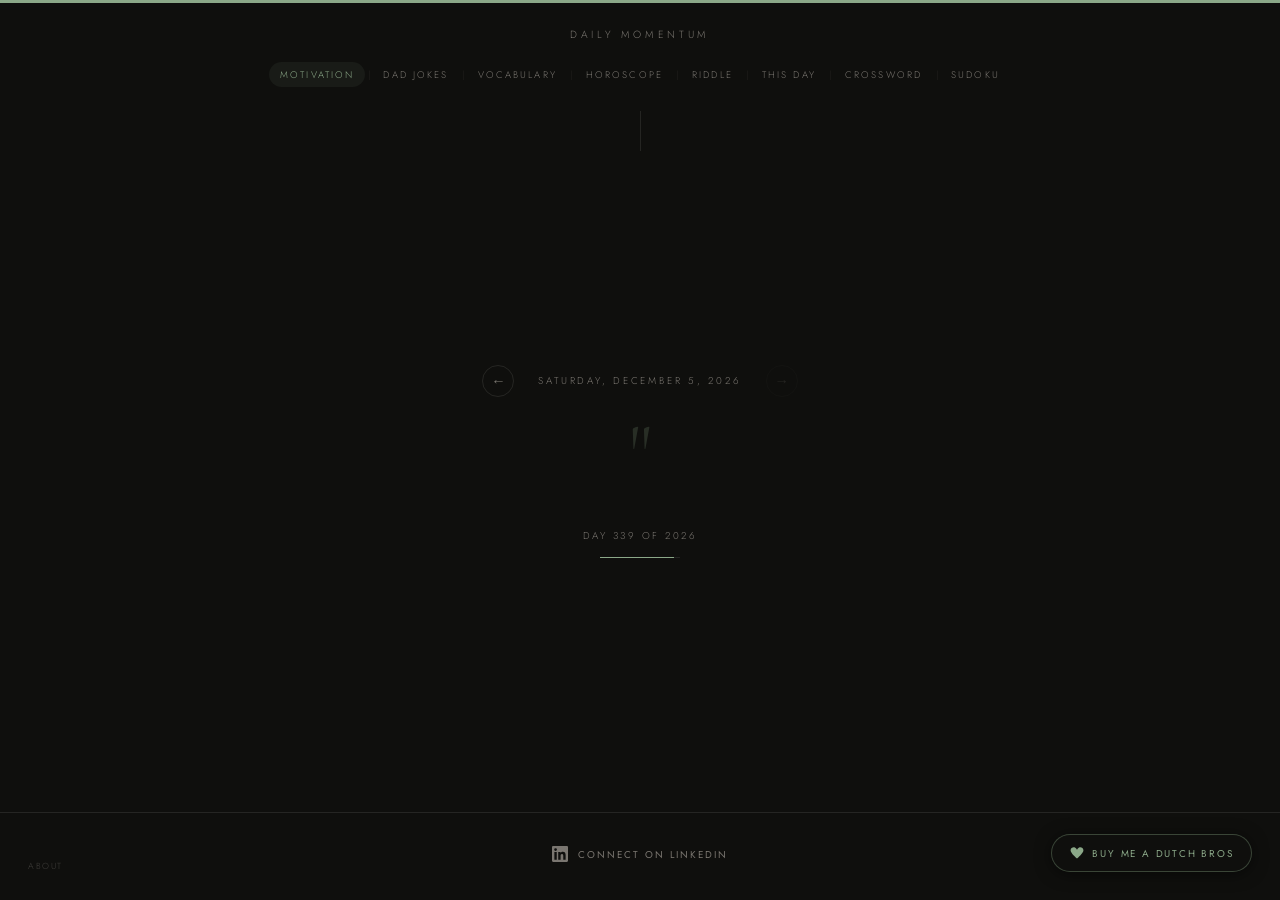
<file: dailymomentum/index.html>
<!DOCTYPE html>
<html lang="en">
<head>
<meta charset="UTF-8">
<meta name="viewport" content="width=device-width, initial-scale=1.0">
<title>Daily Momentum - Motivation</title>
<link rel="preconnect" href="https://fonts.googleapis.com">
<link rel="preconnect" href="https://fonts.gstatic.com" crossorigin>
<link href="https://fonts.googleapis.com/css2?family=Cormorant+Garamond:ital,wght@0,300;0,400;1,300;1,400&family=Jost:wght@300;400;500&display=swap" rel="stylesheet">
<link rel="stylesheet" href="shared.css">
<style>
.quote-mark { font-family:'Cormorant Garamond',serif; font-size:5rem; line-height:0.4; color:var(--accent); opacity:0.2; display:block; margin-bottom:1.2rem; font-weight:300; }
.message { font-family:'Cormorant Garamond',serif; font-size:clamp(1.65rem,4vw,2.5rem); font-weight:300; line-height:1.45; color:var(--ink); letter-spacing:0.01em; max-width:660px; text-align:center; }
.day-counter { margin-top:2.5rem; font-size:0.62rem; letter-spacing:0.25em; text-transform:uppercase; color:var(--muted); }
.progress-bar { width:80px; height:1px; background:var(--rule); margin:0.9rem auto 0; overflow:hidden; }
.progress-fill { height:100%; background:var(--accent); }
</style>
</head>
<body>
<div class="top-rule"></div>
<p class="site-tag">Daily Momentum</p>
<nav>
  <a href="index.html" class="nav-link active">Motivation</a><span class="nav-sep">|</span>
  <a href="jokes.html" class="nav-link">Dad Jokes</a><span class="nav-sep">|</span>
  <a href="vocabulary.html" class="nav-link">Vocabulary</a><span class="nav-sep">|</span>
  <a href="horoscope.html" class="nav-link">Horoscope</a><span class="nav-sep">|</span>
  <a href="riddle.html" class="nav-link">Riddle</a><span class="nav-sep">|</span>
  <a href="history.html" class="nav-link">This Day</a><span class="nav-sep">|</span>
  <a href="crossword.html" class="nav-link">Crossword</a><span class="nav-sep">|</span>
  <a href="sudoku.html" class="nav-link">Sudoku</a>
</nav>
<div class="divider"></div>
<main>
  <div class="day-nav">
    <button class="day-nav-btn" id="prevBtn" onclick="changeDay(-1)">&#8592;</button>
    <span class="date-label" id="dateLabel"></span>
    <button class="day-nav-btn" id="nextBtn" onclick="changeDay(1)">&#8594;</button>
  </div>
  <div class="content-wrap" id="contentWrap">
    <span class="quote-mark">"</span>
    <p class="message" id="message"></p>
    <p class="day-counter" id="dayCounter"></p>
    <div class="progress-bar"><div class="progress-fill" id="progressFill"></div></div>
  </div>
</main>
<footer>
  <a href="https://www.linkedin.com/in/jebbreese/" class="linkedin-link" target="_blank" rel="noopener noreferrer">
    <svg xmlns="http://www.w3.org/2000/svg" viewBox="0 0 24 24"><path d="M20.447 20.452h-3.554v-5.569c0-1.328-.027-3.037-1.852-3.037-1.853 0-2.136 1.445-2.136 2.939v5.667H9.351V9h3.414v1.561h.046c.477-.9 1.637-1.85 3.37-1.85 3.601 0 4.267 2.37 4.267 5.455v6.286zM5.337 7.433a2.062 2.062 0 0 1-2.063-2.065 2.064 2.064 0 1 1 2.063 2.065zm1.782 13.019H3.555V9h3.564v11.452zM22.225 0H1.771C.792 0 0 .774 0 1.729v20.542C0 23.227.792 24 1.771 24h20.451C23.2 24 24 23.227 24 22.271V1.729C24 .774 23.2 0 22.222 0h.003z"/></svg>
    Connect on LinkedIn
  </a>
</footer>
<a href="https://paypal.me/jebbreese" class="donate-btn" target="_blank" rel="noopener noreferrer">
  <svg xmlns="http://www.w3.org/2000/svg" viewBox="0 0 24 24"><path d="M12 21.593c-5.63-5.539-11-10.297-11-14.402 0-3.791 3.068-5.191 5.281-5.191 1.312 0 4.151.501 5.719 4.457 1.59-3.968 4.464-4.447 5.726-4.447 2.54 0 5.274 1.621 5.274 5.181 0 4.069-5.136 8.625-11 14.402z"/></svg>
  Buy me a Dutch Bros
</a>
<script>
const messages = [
  "The work you do today is the foundation someone else will build on tomorrow.",
  "Clarity is not found in waiting. It comes from moving forward with what you know now.",
  "Small effort, repeated consistently, outperforms large effort applied sporadically.",
  "The person you are becoming is shaped by the choices you make when no one is watching.",
  "Every expert was once a beginner who decided not to quit.",
  "Discipline is not a cage. It is the structure that sets you free.",
  "Progress does not require perfection. It requires persistence.",
  "The day you stop comparing yourself to others is the day you start growing fastest.",
  "Your energy is finite. Spend it on what actually matters.",
  "Momentum is built in the moments when you act despite feeling uninspired.",
  "The obstacle is not in your way. It is the way.",
  "Focus less on who you were yesterday and more on who you are deciding to be today.",
  "Reputation is built one interaction at a time. Make each one count.",
  "Confidence is not the absence of doubt. It is acting in spite of it.",
  "A decision made with incomplete information is still better than no decision at all.",
  "The people who change the world are the ones who kept going one day longer than expected.",
  "You cannot pour from an empty vessel. Rest is part of the work.",
  "Do not wait for the right moment. Build the right habits and the moments will follow.",
  "Hard work without direction is just effort. Add intention and it becomes progress.",
  "The quality of your questions determines the quality of your life.",
  "Gratitude does not mean everything is fine. It means you can still find what is good.",
  "Resilience is not about bouncing back. It is about moving forward with what remains.",
  "The sharpest tool in your kit is your willingness to keep learning.",
  "Own the outcome. Even when the circumstances were not your fault.",
  "You are more capable than your worst day suggests.",
  "A plan imperfectly executed beats a perfect plan still being refined.",
  "The version of you that succeeds is the one who shows up consistently.",
  "What you tolerate, you teach others to expect from you.",
  "Patience is not passive. It is active trust in the process.",
  "Lead with curiosity and you will rarely run out of answers.",
  "The best apology is changed behavior.",
  "Hard days prove that you are doing something worth doing.",
  "Excellence is a standard, not an outcome. Hold it daily.",
  "You do not have to feel ready to begin.",
  "The courage to start is rarer than the talent to finish.",
  "Do not let the size of the goal distract you from the size of the next step.",
  "Character is not built in crisis. It is revealed there.",
  "What you think about most is what you become over time.",
  "Showing up for others is also showing up for yourself.",
  "The gap between where you are and where you want to be is called effort.",
  "Creativity is not a gift. It is a practice.",
  "Problems are just questions that have not been answered yet.",
  "The most powerful thing you can say is, I was wrong and here is what I learned.",
  "Success is not final. Keep building.",
  "Your mindset is not fixed. You can change it, starting today.",
  "Be the kind of person you would want to work alongside.",
  "What looks like luck from the outside is usually preparation meeting opportunity.",
  "The habit of beginning is worth more than the skill of finishing.",
  "Every challenge you have faced has already increased your capacity.",
  "Make the decision, then make it right.",
  "The most underrated skill is follow-through.",
  "A strong foundation is not glamorous. It is essential.",
  "Pressure is a signal that something important is at stake.",
  "Do the work that will matter to you in ten years.",
  "You earn trust in drops and lose it in buckets. Protect it accordingly.",
  "The details you overlook are often what others remember most.",
  "Growth is rarely comfortable and rarely announced. It just happens.",
  "When in doubt, be the most prepared person in the room.",
  "Saying no to the wrong things creates space for the right ones.",
  "What you learn in failure cannot be taught any other way.",
  "Generosity is a competitive advantage most people underestimate.",
  "Clarity of purpose turns ordinary effort into extraordinary results.",
  "The hardest part of any project is starting it honestly.",
  "Respect for others begins with respect for your own time and theirs.",
  "The voice that tells you to quit is not wisdom. It is fear.",
  "Doing good work quietly is still doing good work.",
  "Every great team was built one honest conversation at a time.",
  "Seek to understand before you seek to be understood.",
  "A strong week is built on a strong Monday morning decision.",
  "The most important meeting of the day is the one with yourself.",
  "What you practice in private performs in public.",
  "Ambition without humility is just arrogance in motion.",
  "Finishing what you start is a form of integrity.",
  "The uncomfortable conversation you are avoiding is probably the one you need most.",
  "Great outcomes are almost always the result of great consistency.",
  "You are allowed to outgrow the version of yourself from last year.",
  "Build something today that future you will be grateful for.",
  "How you treat people who can do nothing for you says everything about you.",
  "Every setback is a setup if you choose to see it that way.",
  "The habit of reflection is what separates experience from wisdom.",
  "Work ethic is not inherited. It is chosen every single day.",
  "Do not mistake motion for progress. Know the difference.",
  "Your attitude in difficult moments is your most visible leadership quality.",
  "The right answer delivered with kindness lands better than the right answer delivered harshly.",
  "Consistency in small things creates credibility in big things.",
  "Do not shrink yourself to fit into spaces that were too small for you anyway.",
  "Every great outcome was at some point just a decision to try.",
  "You become what you repeatedly do, not what you occasionally attempt.",
  "The people worth impressing are the ones who value substance over style.",
  "Feedback is not criticism. It is information. Use it.",
  "Intention without action is just a wish.",
  "The strongest thing you can say is, I need help.",
  "Every morning is an opportunity to correct yesterday's course.",
  "Impact does not require an audience. It requires commitment.",
  "Knowing when to pause is as important as knowing when to push.",
  "You are not behind. You are on your own timeline.",
  "The best use of your past is to learn from it, not to live in it.",
  "Hard work compounds just like interest. Start early and stay consistent.",
  "Your reputation travels further than you do. Tend to it.",
  "Do not let busyness masquerade as productivity.",
  "The biggest risk is taking no risks at all.",
  "Every person you meet knows something you do not. Stay curious.",
  "Discipline today creates options tomorrow.",
  "What seems impossible now will seem obvious once you have done it.",
  "The standard you set for yourself is the one others will eventually hold you to.",
  "Helping others succeed is one of the fastest ways to grow yourself.",
  "Momentum is real. Build it deliberately.",
  "The gap between knowing and doing is where most people get stuck.",
  "Do not wait for someone to give you permission to lead.",
  "Show up fully, even for the ordinary days.",
  "A calm mind makes better decisions than an urgent one.",
  "The work that feels most difficult is often the most worth doing.",
  "You have more influence than you realize. Use it well.",
  "Adaptability is not weakness. It is intelligence in motion.",
  "Own your mornings and you will own your outcomes.",
  "The quality of your relationships determines the quality of your results.",
  "Ask better questions. They lead to better answers and better thinking.",
  "Every version of success started as someone's unrealistic goal.",
  "Do not confuse comfort with safety. Growth lives outside comfort.",
  "Your habits are your biography, written one day at a time.",
  "Focus is not about doing less. It is about doing the right things fully.",
  "Be someone who keeps their word, especially to themselves.",
  "The fastest way to change how others see you is to change how you show up.",
  "Problems get smaller the moment you decide to solve them.",
  "Real confidence is quiet. It does not need to announce itself.",
  "Bring your best thinking to the smallest tasks. Excellence becomes a habit.",
  "Listening is a skill. Most people are just waiting to talk.",
  "The work you avoid is usually the work that will move you forward most.",
  "Your limitations are mostly mental. Test them regularly.",
  "Effort is not always enough, but it is always necessary.",
  "Good judgment comes from experience. Experience comes from bad judgment. Keep going.",
  "The person who reads widely rarely runs out of perspective.",
  "Do not rush the process. Trust it.",
  "Great leaders make the people around them feel capable.",
  "The decision to try again after failing is where character lives.",
  "You will not always feel motivated. Act anyway.",
  "The best investment you can make is in your own growth.",
  "A focused hour beats a distracted day.",
  "What you do in the next hour will define who you are tomorrow.",
  "Speak less. Listen more. Think before both.",
  "The way you do anything is the way you do everything.",
  "Protect your attention. It is your most valuable resource.",
  "Do not let perfect be the reason good never gets done.",
  "Results are the receipts of effort. Keep showing up.",
  "Build the kind of integrity that holds up when no one is looking.",
  "The people who make a real difference show up before they are needed.",
  "Every great achievement is just a series of ordinary efforts strung together.",
  "Vulnerability is not weakness. It is the beginning of real connection.",
  "You grow most in the spaces between certainty and clarity.",
  "What you consistently practice, you eventually become.",
  "Make decisions based on who you are becoming, not who you have been.",
  "A sense of humor about yourself is a sign of genuine confidence.",
  "Do not underestimate how far a kind word travels.",
  "Strength is not the absence of struggle. It is what you build through it.",
  "The competitor you should focus on most is yesterday's version of you.",
  "Success rarely looks the way you imagined it. Embrace that.",
  "Stay in motion. Even slow progress beats a standstill.",
  "You attract what you consistently put out into the world.",
  "The people who earn the most trust are the ones who ask for the least of it.",
  "Do not let fear of judgment keep you from making good decisions.",
  "Every problem you solve builds the toolkit for the next one.",
  "Being present is the rarest gift you can give anyone, including yourself.",
  "The ideas you act on matter more than the ideas you collect.",
  "Good values are expensive in the short term and priceless in the long run.",
  "Build your energy, protect your focus, and the results will follow.",
  "The best teams are built on psychological safety, not just skill.",
  "Teach what you know and you will understand it better yourself.",
  "Comfort zones are comfortable because nothing is at stake.",
  "Every day you stay consistent adds a brick to something worth building.",
  "The person who takes responsibility rarely stays stuck for long.",
  "Take pride in the work, not just the outcome.",
  "Gratitude and ambition are not in conflict. You can hold both.",
  "The simplest path to respect is to do what you say you will do.",
  "Think long-term when planning and short-term when executing.",
  "Asking for feedback is a sign of strength, not insecurity.",
  "You will never feel fully ready. Start anyway.",
  "The world benefits most from people who operate at their full capacity.",
  "What costs you nothing today may cost you everything tomorrow.",
  "A well-rested mind outperforms an exhausted one every time.",
  "Your principles are only real if they hold up under pressure.",
  "The quality of your focus determines the quality of your output.",
  "What you measure, you can improve. Start tracking what matters.",
  "Give people the benefit of the doubt until they give you reason not to.",
  "The work you put in before the opportunity arrives is what makes you ready for it.",
  "Courage is not fearlessness. It is action in the presence of fear.",
  "Execution separates those who dream from those who deliver.",
  "You are the average of the standards you are willing to tolerate.",
  "Do not let a hard week convince you that you are not capable.",
  "The most important deadline is the one you set for yourself.",
  "Every interaction is an opportunity to earn or erode trust.",
  "Build something today that does not require your constant presence to function.",
  "Spend more time with people who challenge you to grow.",
  "The best version of yourself is not finished being built.",
  "Tenacity is not stubbornness. It is belief that the effort is worth it.",
  "Write the plan, work the plan, revise the plan. Repeat.",
  "The discipline to delay gratification is one of the most powerful skills you can develop.",
  "Problems rarely solve themselves. Show up and engage.",
  "You are not competing with others. You are competing with your own potential.",
  "The work that builds the most character is the work no one applauds.",
  "Make it a habit to do at least one hard thing before noon.",
  "Real change does not announce itself. It shows up quietly in your daily choices.",
  "People remember how you made them feel long after they forget what you said.",
  "Your environment shapes your outcomes. Design it intentionally.",
  "The most important word in a long career is sustainable.",
  "Make the ask. The worst answer is no, and you already have that.",
  "Clarity comes from action, not from overthinking.",
  "Precision in language leads to precision in thinking.",
  "You cannot lead others further than you have gone yourself.",
  "Surround yourself with people who raise the bar, not lower it.",
  "Do not measure your success by someone else's measuring stick.",
  "The best negotiating position is not needing the deal.",
  "Energy is contagious. Decide what kind you want to spread.",
  "Simplify before you amplify.",
  "The goal is not just to survive the hard days. It is to learn from them.",
  "Do not underestimate the value of showing up calm.",
  "The breakthrough rarely comes when expected. Keep working and it will come.",
  "Every conversation is a chance to either build or damage something.",
  "What you read shapes how you think. Choose your inputs carefully.",
  "The people who succeed long-term are the ones who make it about more than themselves.",
  "You cannot control everything that happens, but you can control your response.",
  "Do less, but do it better.",
  "Progress on purpose is more valuable than progress by accident.",
  "The harder the lesson, the longer it tends to stick.",
  "Your ability to stay composed under pressure will always be noticed.",
  "Look for the lesson before you look for the exit.",
  "Act like the professional you want to be remembered as.",
  "The smallest acts of integrity form the strongest reputations.",
  "Do not just work hard. Work in the direction that matters.",
  "Excellence is not an event. It is a daily practice.",
  "The best ideas are often the simplest ones executed well.",
  "Seek clarity, act with purpose, and the rest tends to follow.",
  "You are not your past results. You are your next decision.",
  "Good character is doing the right thing when it costs you something.",
  "Momentum is maintained by showing up even when the results are not yet visible.",
  "The projects worth doing are the ones that still feel worth it on the hard days.",
  "Do the work nobody else wants to do and you will rarely lack opportunities.",
  "A clear vision carried into daily action is the foundation of everything meaningful.",
  "Rest is not a reward. It is a requirement.",
  "What drains your energy is telling you something. Pay attention.",
  "The way you handle endings determines the quality of your beginnings.",
  "You grow by doing things you do not yet know how to do.",
  "The right habit at the right time can change the trajectory of a year.",
  "Finishing strong matters as much as starting well.",
  "The difference between ordinary and extraordinary is often just sustained effort.",
  "Make someone else's day a little easier. It costs almost nothing.",
  "Strong decisions come from clear values, not just clear data.",
  "The most confident people in the room are usually the most prepared.",
  "Effort applied in the wrong direction is still wasted. Think before you push.",
  "Your word is your brand. Keep it.",
  "Invest in relationships before you need them. They are not built in emergencies.",
  "When the path is unclear, move toward clarity by taking one more step.",
  "The quiet consistency of good work is the most reliable path forward.",
  "Hold yourself to the standard you would be proud to defend publicly.",
  "Failure is not the opposite of success. It is part of the process.",
  "Keep going. You have made it through every hard day so far.",
  "The world needs more people who do what they say and mean what they do.",
  "Your best thinking happens when you give it the space and silence it deserves.",
  "Doing the right thing slowly is still doing the right thing.",
  "The courage to be honest, even when it costs you, is rare and valuable.",
  "Everything worthwhile is on the other side of consistent effort.",
  "Do not let a difficult season convince you that this is your permanent condition.",
  "What you build today, with care and intention, is the legacy you leave behind.",
  "The version of you that kept going despite the doubt is the one worth becoming.",
  "Every day is a fresh opportunity to move closer to who you are meant to be.",
  "Start where you are. Use what you have. Do what you can.",
  "The people who make a lasting impact rarely set out to be impressive. They set out to be useful.",
  "Act from your values and you will rarely regret the outcome.",
  "Your best work is still ahead of you. Keep showing up for it.",
  "Do good work. Be honest. Treat people well. The rest takes care of itself.",
  "The most important thing you can do today is the thing you have been putting off.",
  "Quiet persistence in the face of difficulty is among the highest forms of courage.",
  "Every decision you make is a vote for the person you are becoming.",
  "Build a life that reflects your values, not just your ambitions.",
  "The work is never finished. That is not a problem. That is the point.",
  "What matters most rarely makes the most noise. Pay attention to the quiet things.",
  "Today's effort is tomorrow's advantage.",
  "You are not here to be comfortable. You are here to grow.",
  "Keep your standards high and your excuses low.",
  "The person who gives their best, regardless of the outcome, lives without regret.",
  "One good decision today can change the course of the entire week.",
  "Integrity is not situational. It is constant or it is nothing.",
  "The strongest people are not the ones who never struggle. They are the ones who keep going.",
  "Every day you choose your direction. Choose deliberately.",
  "The work of becoming your best self is the most important work there is.",
  "Be someone others can count on, starting with being someone you can count on.",
  "The future belongs to those who prepare for it today.",
  "What you start today, finish. Your word to yourself matters most of all."
];

function getDayOfYear(date) {
  const start = new Date(date.getFullYear(), 0, 0);
  return Math.floor((date - start) / 86400000);
}

function formatDate(date) {
  return date.toLocaleDateString('en-US', { weekday:'long', month:'long', day:'numeric', year:'numeric' });
}

const today = new Date(); today.setHours(0,0,0,0);
let offset = 0;

function render() {
  const d = new Date(today); d.setDate(d.getDate() + offset);
  const day = getDayOfYear(d);
  const idx = ((day - 1) % 365 + 365) % 365;
  document.getElementById('dateLabel').textContent = formatDate(d);
  document.getElementById('message').textContent = messages[idx];
  document.getElementById('dayCounter').textContent = 'Day ' + day + ' of ' + d.getFullYear();
  document.getElementById('progressFill').style.width = Math.min((day/365)*100,100) + '%';
  document.getElementById('prevBtn').disabled = offset <= -30;
  document.getElementById('nextBtn').disabled = offset >= 0;
  const w = document.getElementById('contentWrap');
  w.style.animation = 'none'; w.offsetHeight; w.style.animation = '';
}

function changeDay(dir) { offset += dir; render(); }
render();
</script>
<a href="about.html" class="about-link">About</a>
</body>
</html>
</file>
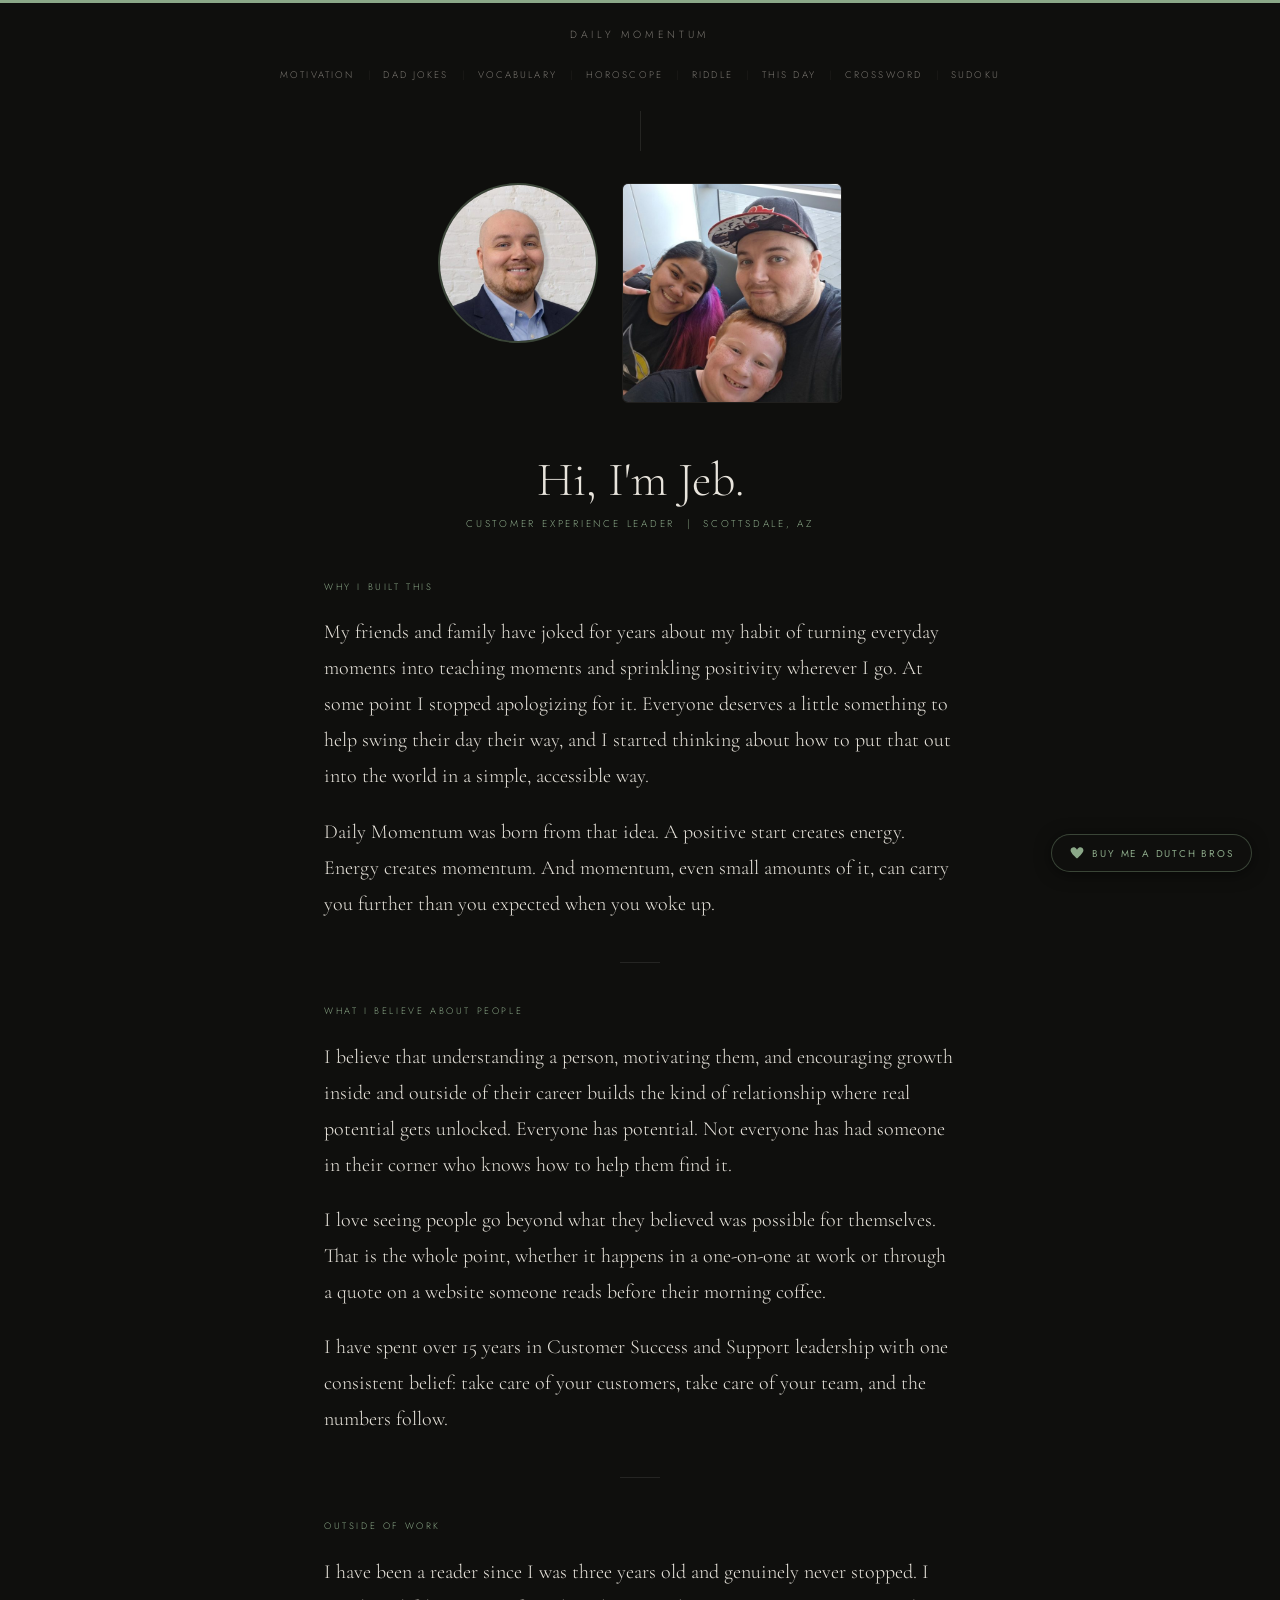
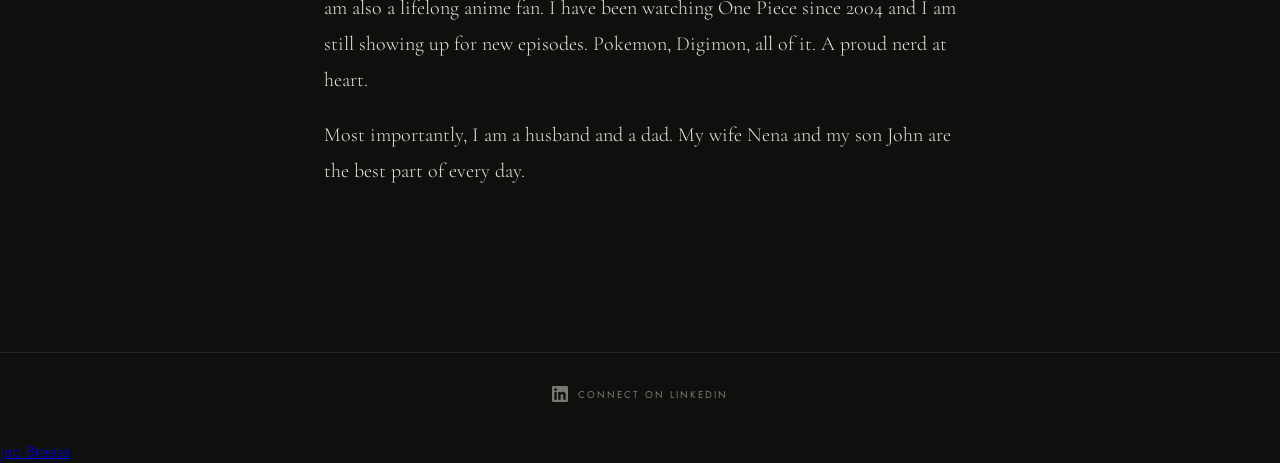
<file: dailymomentum/about.html>
<!DOCTYPE html>
<html lang="en">
<head>
<meta charset="UTF-8">
<meta name="viewport" content="width=device-width, initial-scale=1.0">
<title>Daily Momentum - About Jeb</title>
<link rel="preconnect" href="https://fonts.googleapis.com">
<link rel="preconnect" href="https://fonts.gstatic.com" crossorigin>
<link href="https://fonts.googleapis.com/css2?family=Cormorant+Garamond:ital,wght@0,300;0,400;1,300;1,400&family=Jost:wght@300;400;500&display=swap" rel="stylesheet">
<link rel="stylesheet" href="shared.css">
<style>
.about-wrap { max-width: 680px; width: 100%; margin: 0 auto; padding: 0 1.5rem 4rem; }
.photo-row { display: flex; gap: 1.5rem; justify-content: center; margin-bottom: 3rem; flex-wrap: wrap; }
.photo-frame { overflow: hidden; border-radius: 6px; border: 1px solid var(--card-border); flex-shrink: 0; }
.photo-frame.pro { width: 160px; height: 160px; border-radius: 50%; border: 2px solid var(--accent-dim); }
.photo-frame.fam { width: 220px; height: 220px; }
.photo-frame img { width: 100%; height: 100%; object-fit: cover; display: block; }
.about-name { font-family: 'Cormorant Garamond', serif; font-size: clamp(2rem, 5vw, 3rem); font-weight: 300; color: var(--ink); text-align: center; margin-bottom: 0.4rem; }
.about-title { font-family: 'Jost', sans-serif; font-size: 0.62rem; letter-spacing: 0.28em; text-transform: uppercase; color: var(--accent); text-align: center; margin-bottom: 3rem; }
.section-head { font-family: 'Jost', sans-serif; font-size: 0.58rem; letter-spacing: 0.28em; text-transform: uppercase; color: var(--accent); margin-bottom: 1rem; margin-top: 2.5rem; }
.about-body { font-family: 'Cormorant Garamond', serif; font-size: clamp(1.05rem, 2.5vw, 1.25rem); font-weight: 300; line-height: 1.8; color: var(--ink); }
.about-body p { margin-bottom: 1.2rem; }
.rule { width: 40px; height: 1px; background: var(--rule); margin: 2.5rem auto; }
</style>
</head>
<body>
<div class="top-rule"></div>
<p class="site-tag">Daily Momentum</p>
<nav>
  <a href="index.html" class="nav-link">Motivation</a><span class="nav-sep">|</span>
  <a href="jokes.html" class="nav-link">Dad Jokes</a><span class="nav-sep">|</span>
  <a href="vocabulary.html" class="nav-link">Vocabulary</a><span class="nav-sep">|</span>
  <a href="horoscope.html" class="nav-link">Horoscope</a><span class="nav-sep">|</span>
  <a href="riddle.html" class="nav-link">Riddle</a><span class="nav-sep">|</span>
  <a href="history.html" class="nav-link">This Day</a><span class="nav-sep">|</span>
  <a href="crossword.html" class="nav-link">Crossword</a><span class="nav-sep">|</span>
  <a href="sudoku.html" class="nav-link">Sudoku</a>
</nav>
<div class="divider"></div>

<main style="padding-top:0.5rem;">
  <div class="about-wrap">
    <div class="photo-row">
      <div class="photo-frame pro">
        <img src="[data-uri]" alt="Jeb Breese">
      </div>
      <div class="photo-frame fam">
        <img src="[data-uri]" alt="Jeb with family">
      </div>
    </div>

    <p class="about-name">Hi, I'm Jeb.</p>
    <p class="about-title">Customer Experience Leader &nbsp;|&nbsp; Scottsdale, AZ</p>

    <div class="about-body">

      <p class="section-head">Why I built this</p>
      <p>My friends and family have joked for years about my habit of turning everyday moments into teaching moments and sprinkling positivity wherever I go. At some point I stopped apologizing for it. Everyone deserves a little something to help swing their day their way, and I started thinking about how to put that out into the world in a simple, accessible way.</p>
      <p>Daily Momentum was born from that idea. A positive start creates energy. Energy creates momentum. And momentum, even small amounts of it, can carry you further than you expected when you woke up.</p>

      <div class="rule"></div>

      <p class="section-head">What I believe about people</p>
      <p>I believe that understanding a person, motivating them, and encouraging growth inside and outside of their career builds the kind of relationship where real potential gets unlocked. Everyone has potential. Not everyone has had someone in their corner who knows how to help them find it.</p>
      <p>I love seeing people go beyond what they believed was possible for themselves. That is the whole point, whether it happens in a one-on-one at work or through a quote on a website someone reads before their morning coffee.</p>
      <p>I have spent over 15 years in Customer Success and Support leadership with one consistent belief: take care of your customers, take care of your team, and the numbers follow.</p>

      <div class="rule"></div>

      <p class="section-head">Outside of work</p>
      <p>I have been a reader since I was three years old and genuinely never stopped. I am also a lifelong anime fan. I have been watching One Piece since 2004 and I am still showing up for new episodes. Pokemon, Digimon, all of it. A proud nerd at heart.</p>
      <p>Most importantly, I am a husband and a dad. My wife Nena and my son John are the best part of every day.</p>

    </div>
  </div>
</main>

<footer>
  <a href="https://www.linkedin.com/in/jebbreese/" class="linkedin-link" target="_blank" rel="noopener noreferrer">
    <svg xmlns="http://www.w3.org/2000/svg" viewBox="0 0 24 24"><path d="M20.447 20.452h-3.554v-5.569c0-1.328-.027-3.037-1.852-3.037-1.853 0-2.136 1.445-2.136 2.939v5.667H9.351V9h3.414v1.561h.046c.477-.9 1.637-1.85 3.37-1.85 3.601 0 4.267 2.37 4.267 5.455v6.286zM5.337 7.433a2.062 2.062 0 0 1-2.063-2.065 2.064 2.064 0 1 1 2.063 2.065zm1.782 13.019H3.555V9h3.564v11.452zM22.225 0H1.771C.792 0 0 .774 0 1.729v20.542C0 23.227.792 24 1.771 24h20.451C23.2 24 24 23.227 24 22.271V1.729C24 .774 23.2 0 22.222 0h.003z"/></svg>
    Connect on LinkedIn
  </a>
</footer>
<a href="https://paypal.me/jebbreese" class="donate-btn" target="_blank" rel="noopener noreferrer">
  <svg xmlns="http://www.w3.org/2000/svg" viewBox="0 0 24 24"><path d="M12 21.593c-5.63-5.539-11-10.297-11-14.402 0-3.791 3.068-5.191 5.281-5.191 1.312 0 4.151.501 5.719 4.457 1.59-3.968 4.464-4.447 5.726-4.447 2.54 0 5.274 1.621 5.274 5.181 0 4.069-5.136 8.625-11 14.402z"/></svg>
  Buy me a Dutch Bros
</a>
    <div class="badge-base LI-profile-badge" data-locale="en_US" data-size="medium" data-theme="dark" data-type="VERTICAL" data-vanity="jebbreese" data-version="v1"><a class="badge-base__link LI-simple-link" href="https://www.linkedin.com/in/jebbreese?trk=profile-badge">Jeb Breese</a></div>
<script src="https://platform.linkedin.com/badges/js/profile.js" async defer type="text/javascript"></script>
</body>
</html>
</file>
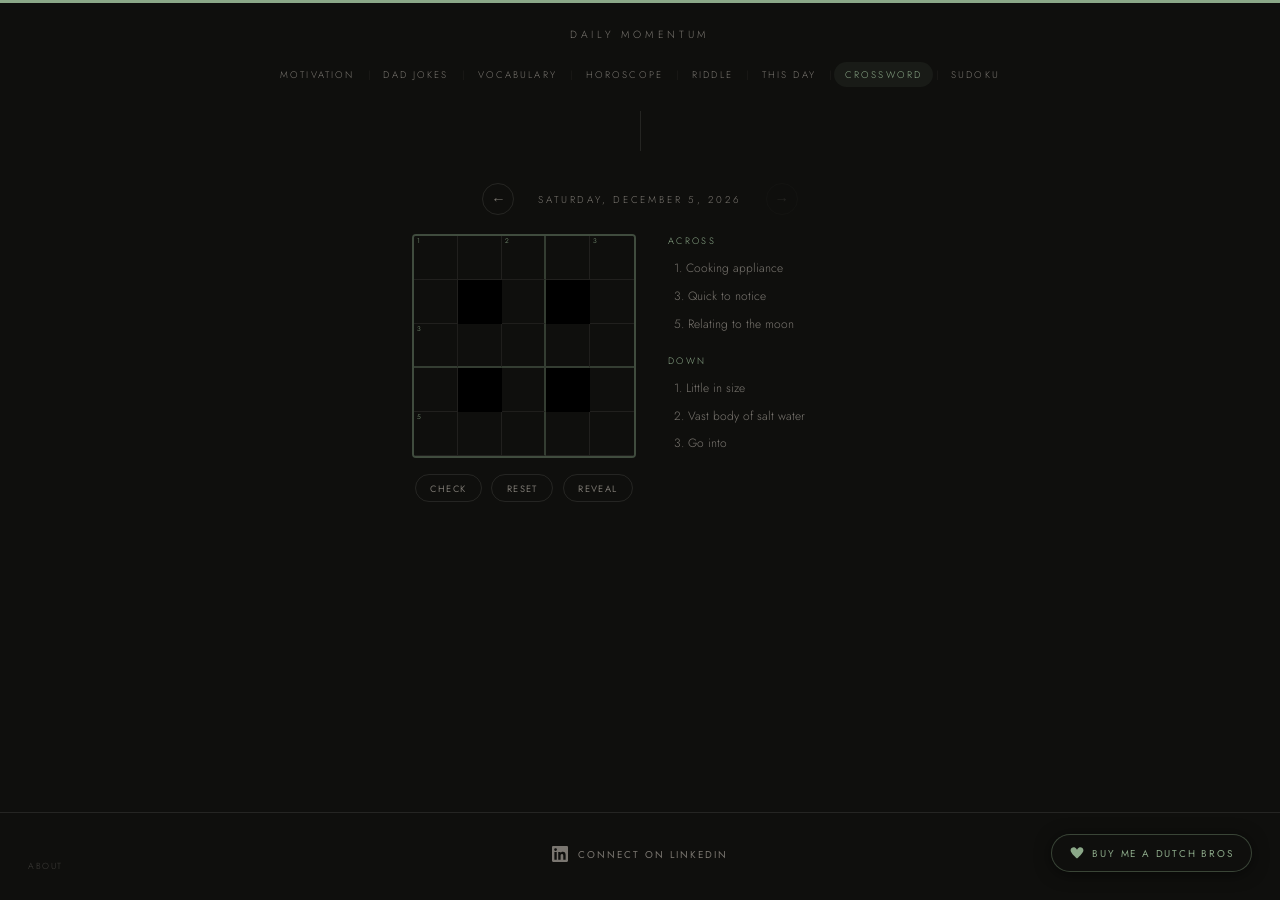
<file: dailymomentum/crossword.html>
<!DOCTYPE html>
<html lang="en">
<head>
<meta charset="UTF-8">
<meta name="viewport" content="width=device-width, initial-scale=1.0">
<title>Daily Momentum - Crossword</title>
<link rel="preconnect" href="https://fonts.googleapis.com">
<link rel="preconnect" href="https://fonts.gstatic.com" crossorigin>
<link href="https://fonts.googleapis.com/css2?family=Jost:wght@300;400;500&display=swap" rel="stylesheet">
<link rel="stylesheet" href="shared.css">
<style>
.crossword-wrap{display:flex;gap:2rem;align-items:flex-start;flex-wrap:wrap;justify-content:center;width:100%}
.grid-area{display:flex;flex-direction:column;align-items:center}
.cw-grid{display:inline-grid;grid-template-columns:repeat(5,44px);grid-template-rows:repeat(5,44px);gap:0;border:2px solid rgba(139,168,136,0.4);border-radius:4px;overflow:hidden;margin-bottom:1rem}
.cw-cell{width:44px;height:44px;background:var(--bg);position:relative;box-sizing:border-box;border-right:1px solid rgba(232,228,220,0.08);border-bottom:1px solid rgba(232,228,220,0.08);cursor:pointer;user-select:none}
.cw-cell:nth-child(5n){border-right:none}
.cw-cell.black{background:#000;cursor:default;border-color:#000}
.cw-cell.thick-r{border-right:2px solid rgba(139,168,136,0.3)}
.cw-cell.thick-b{border-bottom:2px solid rgba(139,168,136,0.3)}
.cw-cell.selected{background:rgba(139,168,136,0.28)}
.cw-cell.hilite{background:rgba(139,168,136,0.1)}
.cw-letter{position:absolute;inset:0;display:flex;align-items:center;justify-content:center;font-family:'Jost',sans-serif;font-size:1.05rem;font-weight:400;color:var(--ink);text-transform:uppercase;pointer-events:none}
.cw-num{position:absolute;top:2px;left:3px;font-size:0.42rem;color:var(--accent);font-family:'Jost',sans-serif;line-height:1;pointer-events:none;z-index:1}
.clues-area{min-width:200px;max-width:240px}
.clue-section{margin-bottom:1.2rem}
.clue-dir{font-size:0.58rem;letter-spacing:0.25em;text-transform:uppercase;color:var(--accent);margin-bottom:0.6rem;font-family:'Jost',sans-serif}
.clue-item{font-size:0.75rem;font-weight:300;color:var(--muted);line-height:1.5;margin-bottom:0.3rem;cursor:pointer;padding:0.15rem 0.4rem;border-radius:3px;transition:color 0.15s,background 0.15s;font-family:'Jost',sans-serif}
.clue-item:hover{color:var(--ink)}
.clue-item.active{color:var(--accent);background:rgba(139,168,136,0.08)}
.cw-actions{display:flex;gap:0.6rem}
.action-btn{background:none;border:1px solid var(--rule);color:var(--muted);font-family:'Jost',sans-serif;font-size:0.58rem;letter-spacing:0.15em;text-transform:uppercase;padding:0.4rem 0.9rem;border-radius:2rem;cursor:pointer;transition:all 0.2s}
.action-btn:hover{border-color:var(--accent-dim);color:var(--ink)}
.status-msg{font-size:0.62rem;letter-spacing:0.2em;text-transform:uppercase;color:var(--muted);margin-top:0.6rem;min-height:1.2em;text-align:center;font-family:'Jost',sans-serif}
.status-msg.win{color:var(--accent)}
#cwCap{position:fixed;opacity:0;pointer-events:none;width:1px;height:1px;top:0;left:0}

@media (max-width: 600px) {
  .crossword-wrap { gap: 1rem; }
  .cw-grid { grid-template-columns: repeat(5, 36px); grid-template-rows: repeat(5, 36px); }
  .cw-cell { width: 36px; height: 36px; }
  .cw-letter { font-size: 0.9rem; }
  .clues-area { max-width: 100%; min-width: 0; width: 100%; }
}
</style>
</head>
<body>
<div class="top-rule"></div>
<p class="site-tag">Daily Momentum</p>
<nav>
  <a href="index.html" class="nav-link">Motivation</a><span class="nav-sep">|</span>
  <a href="jokes.html" class="nav-link">Dad Jokes</a><span class="nav-sep">|</span>
  <a href="vocabulary.html" class="nav-link">Vocabulary</a><span class="nav-sep">|</span>
  <a href="horoscope.html" class="nav-link">Horoscope</a><span class="nav-sep">|</span>
  <a href="riddle.html" class="nav-link">Riddle</a><span class="nav-sep">|</span>
  <a href="history.html" class="nav-link">This Day</a><span class="nav-sep">|</span>
  <a href="crossword.html" class="nav-link active">Crossword</a><span class="nav-sep">|</span>
  <a href="sudoku.html" class="nav-link">Sudoku</a>
</nav>
<div class="divider"></div>
<main style="justify-content:flex-start;padding-top:0.5rem;max-width:900px">
  <div class="day-nav" style="margin-bottom:1.2rem">
    <button class="day-nav-btn" id="prevBtn" onclick="changeDay(-1)">&#8592;</button>
    <span class="date-label" id="dateLabel"></span>
    <button class="day-nav-btn" id="nextBtn" onclick="changeDay(1)">&#8594;</button>
  </div>
  <div class="crossword-wrap">
    <div class="grid-area">
      <div class="cw-grid" id="cwGrid"></div>
      <div class="cw-actions">
        <button class="action-btn" onclick="checkCW()">Check</button>
        <button class="action-btn" onclick="resetCW()">Reset</button>
        <button class="action-btn" onclick="revealCW()">Reveal</button>
      </div>
      <p class="status-msg" id="statusMsg"></p>
    </div>
    <div class="clues-area">
      <div class="clue-section"><div class="clue-dir">Across</div><div id="acrossClues"></div></div>
      <div class="clue-section"><div class="clue-dir">Down</div><div id="downClues"></div></div>
    </div>
  </div>
</main>
<input id="cwCap" type="text" autocomplete="off" autocorrect="off" autocapitalize="off" spellcheck="false">
<footer>
  <a href="https://www.linkedin.com/in/jebbreese/" class="linkedin-link" target="_blank" rel="noopener noreferrer">
    <svg xmlns="http://www.w3.org/2000/svg" viewBox="0 0 24 24"><path d="M20.447 20.452h-3.554v-5.569c0-1.328-.027-3.037-1.852-3.037-1.853 0-2.136 1.445-2.136 2.939v5.667H9.351V9h3.414v1.561h.046c.477-.9 1.637-1.85 3.37-1.85 3.601 0 4.267 2.37 4.267 5.455v6.286zM5.337 7.433a2.062 2.062 0 0 1-2.063-2.065 2.064 2.064 0 1 1 2.063 2.065zm1.782 13.019H3.555V9h3.564v11.452zM22.225 0H1.771C.792 0 0 .774 0 1.729v20.542C0 23.227.792 24 1.771 24h20.451C23.2 24 24 23.227 24 22.271V1.729C24 .774 23.2 0 22.222 0h.003z"/></svg>
    Connect on LinkedIn
  </a>
</footer>
<a href="https://paypal.me/jebbreese" class="donate-btn" target="_blank" rel="noopener noreferrer">
  <svg xmlns="http://www.w3.org/2000/svg" viewBox="0 0 24 24"><path d="M12 21.593c-5.63-5.539-11-10.297-11-14.402 0-3.791 3.068-5.191 5.281-5.191 1.312 0 4.151.501 5.719 4.457 1.59-3.968 4.464-4.447 5.726-4.447 2.54 0 5.274 1.621 5.274 5.181 0 4.069-5.136 8.625-11 14.402z"/></svg>
  Buy me a Dutch Bros
</a>
<script>
// ── clue dictionary ──────────────────────────────────────────────────────────
const CLUES={
"ABIDE":"Put up with","ABODE":"Home or dwelling","ABORT":"Cancel a mission","ABOUT":"Approximately","ABOVE":"Higher than",
"ACORN":"Oak tree seed","ACRES":"Units of land","ACTED":"Performed on stage","ACUTE":"Sharp or severe","ADAPT":"Adjust to change",
"ADDED":"Put together","ADEPT":"Highly skilled","ADMIT":"Confess or allow in","ADOBE":"Sun-dried brick","ADOPT":"Take as one's own",
"ADORE":"Love deeply","ADULT":"Fully grown person","AFTER":"Following in time","AGAIN":"One more time","AGILE":"Quick and nimble",
"AGONY":"Extreme suffering","AGREE":"Come to terms","AHEAD":"In front","ALARM":"Warning signal","ALBUM":"Collection of music",
"ALERT":"Quick to notice","ALIKE":"Similar","ALIVE":"Living and breathing","ALLAY":"Calm or reduce","ALLEY":"Narrow back street",
"ALLOT":"Assign a share","ALLOW":"Permit","ALLOY":"Mixed metal","ALOFT":"High in the air","ALONE":"Without others",
"ALONG":"Moving forward","ALOOF":"Distant and cold","ALOUD":"Spoken out loud","ALTAR":"Sacred table","ALTER":"Change slightly",
"ANGEL":"Heavenly being","ANGER":"Strong displeasure","ANGLE":"Corner measurement","ANGRY":"Feeling rage","ANVIL":"Blacksmith's block",
"APART":"Separated","APPLE":"Red or green fruit","APRON":"Kitchen garment","ARBOR":"Garden archway","ARDOR":"Passionate enthusiasm",
"ARENA":"Sports venue","ARGUE":"Dispute verbally","ARISE":"Come up or appear","ARMOR":"Protective covering","AROMA":"Pleasant smell",
"ARSON":"Setting fires illegally","ASIDE":"To one side","ASKED":"Made a request","ASSET":"Valuable resource",
"ATONE":"Make amends","ATTIC":"Room under the roof","AUDIT":"Official financial check","AVAIL":"Be of use",
"AVOID":"Stay away from","AWAKE":"Not sleeping","AWARD":"Prize given","AWARE":"Having knowledge","AWFUL":"Very bad",
"BACON":"Cured pork strips","BADGE":"Identification pin","BADLY":"Poorly","BAGEL":"Ring-shaped bread roll",
"BARGE":"Flat-bottomed boat","BARON":"Wealthy nobleman","BASIC":"Fundamental","BASIL":"Herb used in cooking",
"BASIS":"Foundation","BATCH":"Group processed together","BATHE":"Wash the body","BEACH":"Sandy shoreline",
"BEARD":"Facial hair","BEAST":"Wild animal","BEGAN":"Started","BEGIN":"Start","BEING":"Existing","BELOW":"Under","BENCH":"Long seat",
"BIBLE":"Sacred text","BIRCH":"White-barked tree","BISON":"Large plains animal","BLAND":"Without flavor","BLAST":"Explosion",
"BLEND":"Mix together","BLISS":"Perfect happiness","BLOCK":"Solid chunk","BLOND":"Light-colored hair","BLOOD":"Red fluid in veins",
"BLOWN":"Carried by wind","BLUNT":"Not sharp or direct","BLUSH":"Turn red with embarrassment","BOARD":"Flat piece of wood",
"BOAST":"Brag proudly","BONUS":"Extra reward","BOOST":"Increase or lift","BOOTH":"Small enclosed stall","BOTCH":"Do badly",
"BOUND":"Heading toward","BRAIN":"Thinking organ","BRAKE":"Slow down device","BRAVE":"Showing courage","BREAD":"Baked dough loaf",
"BREED":"Type of animal","BRIDE":"Woman getting married","BRIEF":"Short in time","BRINE":"Salty water",
"BRISK":"Quick and energetic","BROTH":"Thin soup","BROWN":"Earth-toned color","BRUNT":"Full force of impact",
"BRUSH":"Tool for painting or cleaning","BRUTE":"Savage creature","BUDGE":"Move slightly","BUILD":"Construct","BUILT":"Constructed",
"BULGE":"Swell outward","BURST":"Break open suddenly","CABIN":"Small wooden shelter","CANDY":"Sweet treat",
"CARGO":"Goods transported","CARVE":"Cut into shape","CAUSE":"Reason for an effect","CEASE":"Stop completely",
"CEDAR":"Aromatic wood tree","CHAIN":"Linked metal rings","CHAIR":"Seat with a back","CHALK":"White writing stick",
"CHAOS":"Complete disorder","CHARM":"Delight or amulet","CHART":"Visual data display","CHASE":"Pursue rapidly",
"CHEAP":"Low in cost","CHEAT":"Act dishonestly","CHECK":"Verify or restrain","CHEEK":"Side of the face",
"CHESS":"Strategy board game","CHEST":"Torso or storage box","CHIEF":"Leader","CHILD":"Young person","CHILL":"Cool temperature",
"CHINA":"Fine porcelain","CHORD":"Musical notes together","CIDER":"Apple drink","CIVIC":"Relating to a city",
"CIVIL":"Polite and courteous","CLAIM":"Assert ownership","CLAMP":"Fastening device","CLEAN":"Free from dirt",
"CLEAR":"Transparent and obvious","CLERK":"Office worker","CLICK":"Sharp short sound","CLIFF":"Steep rock face",
"CLIMB":"Go up","CLING":"Hold tightly","CLOSE":"Near or to shut","CLOTH":"Woven fabric","CLOUD":"Water vapor in the sky",
"CLOWN":"Comic performer","COACH":"Train or instruct","COMET":"Icy space object","COMIC":"Funny or comedy book",
"CORAL":"Ocean reef material","COURT":"Play area or legal venue","COVER":"Place over something","CRACK":"Narrow break",
"CRAFT":"Skill or make by hand","CRANE":"Tall lifting machine","CRAWL":"Move on hands and knees","CREAM":"Fatty milk layer",
"CREEK":"Small stream","CREEP":"Move stealthily","CREST":"Top of a wave or hill","CRIME":"Illegal act","CRISP":"Firm and dry",
"CROWD":"Large group of people","CROWN":"Royal headpiece","CRUEL":"Causing pain deliberately","CRUSH":"Compress forcefully",
"CRUST":"Outer hard layer","CUBIC":"Three-dimensional square","CURLY":"Having spiraling curves","CURRY":"Spiced dish",
"CURVE":"Rounded line","CYCLE":"Repeated series or bicycle","DAILY":"Every day","DAIRY":"Milk products","DAISY":"White and yellow flower",
"DANCE":"Move rhythmically to music","DANDY":"Excellent fellow","DENSE":"Tightly packed",
"DEPOT":"Storage or transport hub","DEPTH":"Distance downward","DERBY":"Horse race or hat",
"DIVAN":"Low couch without arms","DODGE":"Avoid quickly","DOUBT":"Feel uncertain","DRAFT":"Early version or air current",
"DRAIN":"Remove liquid","DRAMA":"Exciting events or theater","DRAPE":"Hang loosely","DREAD":"Intense fear",
"DREAM":"Images during sleep","DRESS":"Garment or to clothe","DRIFT":"Float without direction","DRINK":"Consume liquid",
"DRIVE":"Operate a vehicle","DROWN":"Die in water","EAGLE":"Large bird of prey","EARLY":"Before expected time",
"EARTH":"Our planet or soil","EIGHT":"Number after seven","ELBOW":"Arm joint","ELDER":"Older person or tree",
"ELECT":"Choose by voting","ELITE":"Best of a group","EMBER":"Glowing coal fragment","EMPTY":"Containing nothing",
"ENACT":"Make into law","ENEMY":"Opponent","ENJOY":"Take pleasure in","ENTER":"Go into","ENTRY":"Way in or submitted item",
"EPOCH":"Period of time","EQUIP":"Provide with tools","ESSAY":"Short written piece","EVENT":"Something that happens",
"EVERY":"Each one","EXACT":"Perfectly accurate","EXERT":"Apply effort","EXILE":"Banished from home",
"EXIST":"Have being","EXTRA":"More than usual","FABLE":"Moral story","FAINT":"Lose consciousness or dim",
"FAITH":"Complete trust","FANCY":"Elaborate or desire","FATAL":"Causing death","FAUNA":"Animal life of a region",
"FEAST":"Large celebratory meal","FENCE":"Barrier around land","FERRY":"Transport across water","FETCH":"Go and get",
"FEVER":"High body temperature","FIBER":"Thread-like material","FIERY":"Intensely hot","FIGHT":"Physical struggle",
"FINCH":"Small seed-eating bird","FIRST":"Before all others","FIXED":"Repaired or not moving","FLAIR":"Natural talent",
"FLARE":"Burst of light","FLEET":"Group of ships or swift","FLESH":"Soft body tissue","FLINT":"Spark-producing stone",
"FLORA":"Plant life of a region","FLUTE":"Wind instrument","FORGE":"Shape metal with heat","FORTE":"Strong point",
"FORUM":"Place for discussion","FOUND":"Discovered or established","FRANK":"Honest and direct","FREAK":"Unusual occurrence",
"FRESH":"New and clean","FRONT":"Forward face","FROST":"Frozen moisture layer","FUNGI":"Mushrooms and mold",
"FUNNY":"Causing laughter","GAUGE":"Measure","GAVEL":"Judge's hammer","GIVEN":"Specified or donated",
"GLAND":"Organ that secretes","GLARE":"Blinding light or stare","GLASS":"Transparent hard material",
"GLAZE":"Glossy coating","GLEAM":"Bright flash of light","GLEAN":"Gather gradually","GLIDE":"Move smoothly",
"GLOBE":"Spherical map of Earth","GLOOM":"Darkness or sadness","GLOSS":"Shiny surface","GLOVE":"Hand covering",
"GOING":"Moving along","GRACE":"Elegant movement or blessing","GRADE":"Level or rank","GRAIN":"Seed of a cereal crop",
"GRAND":"Impressive","GRANT":"Give formally or permit","GRASP":"Hold firmly or understand","GRASS":"Green ground cover",
"GRATE":"Shred food or metal frame","GRAVY":"Meat juice sauce","GRAZE":"Feed on grass or slight scrape",
"GREED":"Excessive desire","GREET":"Welcome someone","GRIEF":"Deep sorrow","GRILL":"Cook on bars over heat",
"GRIME":"Ingrained dirt","GROAN":"Low moan of pain","GROVE":"Small group of trees","GROWL":"Low threatening sound",
"GUILE":"Clever deception","GUISE":"Outward appearance","GUSTO":"Enthusiastic enjoyment","HANDS":"End parts of arms",
"HANDY":"Useful and convenient","HARSH":"Unpleasantly rough","HASTY":"Done too quickly","HAVEN":"Safe place",
"HAZEL":"Brown color or nut tree","HEAVY":"Of great weight","HEDGE":"Row of bushes","HEIST":"Robbery","HENCE":"Therefore",
"HERON":"Long-legged wading bird","HINGE":"Pivot joint for doors","HOARD":"Hidden store","HOBBY":"Leisure activity",
"HOLLY":"Prickly Christmas plant","HONEY":"Sweet bee product","HONOR":"Great respect","HOTEL":"Accommodation building",
"HOUND":"Hunting dog","HOUSE":"Building to live in","HUMAN":"Person","HUMID":"Damp and warm","HURRY":"Move quickly",
"HUSKY":"Stocky or sled dog","HYENA":"Laughing African animal","IDEAL":"Perfect standard","IMAGE":"Visual representation",
"IRATE":"Extremely angry","IVORY":"Creamy white material","JEWEL":"Precious gemstone","JUDGE":"Decide or court official",
"JUICE":"Liquid from fruit","JUMPY":"Nervous and anxious","KARMA":"Cause and effect force","KAYAK":"Narrow paddled boat",
"KNACK":"Natural skill","KNAVE":"Dishonest person","KNEEL":"Get on one's knees","KNIFE":"Cutting blade",
"KNOCK":"Strike a surface","KNOWN":"Recognized","LABEL":"Identifying tag","LANCE":"Long spear","LANKY":"Tall and thin",
"LARGE":"Big in size","LATCH":"Fastening catch","LATER":"After this time","LAUGH":"Express amusement","LAYER":"Single thickness",
"LEARN":"Gain knowledge","LEAVE":"Go away or allow","LEDGE":"Narrow horizontal shelf","LEGAL":"Permitted by law",
"LEMON":"Yellow sour citrus","LEVEL":"Flat or equal height","LIGHT":"Illumination or not heavy",
"LILAC":"Light purple or flowering shrub","LINEN":"Fabric from flax","LIVER":"Body detox organ",
"LOCAL":"Nearby","LODGE":"Small country house","LOGIC":"Reasoned thinking","LOTUS":"Water lily","LOVER":"Romantic partner",
"LUCID":"Clear and easily understood","LUCKY":"Fortunate","LUNAR":"Relating to the moon","LYRIC":"Words of a song",
"MAGIC":"Mysterious power","MAJOR":"Greater in importance","MANOR":"Country estate","MAPLE":"Sugar-producing tree",
"MARCH":"Walk in step or third month","MARSH":"Wetland area","MATCH":"Contest or be equal","MAXIM":"Short wise saying",
"MEDIA":"Means of communication","MERCY":"Compassionate forgiveness","MERGE":"Combine into one",
"MERIT":"Deserve or worthiness","METAL":"Hard mineral material","MIGHT":"Power or possibility",
"MIRTH":"Cheerful amusement","MIXED":"Combined together","MODEL":"Example or small replica","MOIST":"Slightly wet",
"MONEY":"Currency","MOOSE":"Large antlered deer","MORAL":"Right and wrong lesson","MOURN":"Feel grief",
"MOUSE":"Small furry rodent","MOUTH":"Opening for speech and food","MULCH":"Protective ground covering",
"MURAL":"Wall painting","MURKY":"Dark and gloomy","MUSIC":"Organized sound","NAIVE":"Lacking experience",
"NIGHT":"Dark period after sunset","NOBLE":"Having high moral qualities","NOISE":"Unwanted sound",
"NORTH":"Direction toward the pole","NOTCH":"V-shaped cut","NOVEL":"New or long fictional book",
"NUDGE":"Gentle push","NURSE":"Medical caregiver","OCEAN":"Vast body of salt water","OLIVE":"Small oil-rich fruit",
"OPERA":"Sung theatrical drama","ORBIT":"Path around a planet","ORDER":"Command or arrangement",
"ORGAN":"Body part or musical instrument","OTTER":"Playful aquatic mammal","OUNCE":"Small unit of weight",
"OUTER":"On the outside","OVOID":"Egg-shaped","OZONE":"Atmospheric gas layer","PAINT":"Color applied to surfaces",
"PANDA":"Black and white bear","PAPER":"Writing material","PATCH":"Small piece to repair","PAUSE":"Temporary stop",
"PEACE":"Absence of conflict","PEACH":"Fuzzy orange fruit","PEARL":"Gem from an oyster","PEDAL":"Foot-operated lever",
"PERCH":"Bird's resting place or freshwater fish","PERKY":"Lively and cheerful","PETAL":"Flower's colorful leaf",
"PHASE":"Stage of development","PHONE":"Communication device","PHOTO":"Captured image","PIANO":"Keyboard instrument",
"PIECE":"Part of a whole","PILOT":"Aircraft controller","PITCH":"Throw or musical tone","PIXEL":"Tiny screen dot",
"PLACE":"Location or put somewhere","PLAIN":"Simple or flat landscape","PLANK":"Thick flat board",
"PLANT":"Living organism or place firmly","PLATE":"Flat dish","PLEAD":"Make an emotional appeal",
"PLEAT":"Fold in fabric","PLUMB":"Perfectly vertical","PLUME":"Decorative feather","POINT":"Sharp tip or purpose",
"POLAR":"Relating to the poles","POUND":"Hit hard or unit of weight","POWER":"Ability to act or electricity",
"PRESS":"Apply pressure or the media","PRICE":"Cost of something","PRIDE":"Satisfaction in achievement",
"PRIME":"Best quality or first in importance","PRINT":"Reproduce text or images","PRISM":"Glass that splits light",
"PROBE":"Investigate or exploration tool","PRONE":"Likely to or lying face down","PROSE":"Ordinary written language",
"PROUD":"Feeling deep satisfaction","PROVE":"Demonstrate truth","PRUNE":"Dried plum or trim back",
"PULSE":"Heartbeat or legume","PUNCH":"Strike with fist or fruit drink","PUPIL":"Student or eye's opening",
"PURGE":"Remove unwanted elements","QUALM":"Uneasy feeling of doubt","QUEEN":"Female monarch","QUERY":"Question",
"QUEST":"Search or pursuit","QUEUE":"Line of waiting people","QUICK":"Fast","QUIET":"Making little noise",
"QUOTA":"Fixed share or limit","QUOTE":"Repeat words exactly","RAINY":"Wet weather","RANCH":"Large livestock farm",
"RANGE":"Variety or distance covered","RAPID":"Very fast","RAVEN":"Large black bird","REACH":"Extend toward",
"REACT":"Respond to stimulus","REBEL":"Resist authority","REIGN":"Rule as monarch","RELAX":"Become less tense",
"RELAY":"Pass on a message or race type","REPAY":"Pay back","REVEL":"Enjoy greatly","RISKY":"Involving danger",
"RIVAL":"Competitor","RIVER":"Large flowing water body","ROAST":"Cook in an oven","ROBIN":"Red-breasted bird",
"ROCKY":"Full of rocks or unsteady","ROGUE":"Dishonest person","ROUGE":"Red cosmetic color","ROUGH":"Not smooth",
"ROUND":"Circular or one complete cycle","ROWDY":"Noisy and disorderly","ROYAL":"Relating to royalty",
"RULER":"Measuring stick or one who governs","SADLY":"In a sorrowful way","SAINT":"Holy person",
"SALTY":"Tasting of salt","SANDY":"Covered in sand or light brown","SAUCE":"Liquid food accompaniment",
"SAVVY":"Practical knowledge","SCALD":"Burn with hot liquid","SCALP":"Skin on top of head","SCARY":"Frightening",
"SCENE":"Setting or view","SCONE":"Baked teatime treat","SCOOP":"Spoon-like tool or news exclusive",
"SCOPE":"Range or aim","SCORE":"Points earned","SEIZE":"Take forcibly","SENSE":"Perceive or faculty",
"SERVE":"Work for or deliver a ball","SHADE":"Partial darkness","SHAKE":"Move rapidly back and forth",
"SHAME":"Feeling of disgrace","SHARE":"Divide between others","SHARK":"Ocean predator","SHARP":"Having a keen edge",
"SHEEN":"Soft luster","SHELF":"Horizontal storage surface","SHELL":"Hard outer casing",
"SHIFT":"Change position or work period","SHINE":"Give off light","SHIRT":"Upper body garment",
"SHOCK":"Sudden disturbance","SHORE":"Land at water's edge","SHORT":"Not long or tall","SHOUT":"Call out loudly",
"SHOWN":"Displayed","SHRUG":"Raise shoulders uncertainly","SIEGE":"Military blockade","SINCE":"From a past time until now",
"SKILL":"Learned ability","SKULL":"Bony head structure","SLATE":"Dark grey rock or to criticize",
"SLEEP":"Natural rest state","SLEET":"Frozen rain","SLICK":"Smooth and glossy","SLIDE":"Move smoothly down",
"SLIME":"Thick slippery substance","SLOTH":"Slow-moving mammal or laziness","SMALL":"Little in size",
"SMASH":"Break violently","SMELL":"Sense through the nose","SMILE":"Facial expression of happiness",
"SNACK":"Small quick meal","SNAIL":"Slow mollusk with shell","SNAKE":"Legless reptile","SNARE":"Trap or drum type",
"SNEAK":"Move secretly","SNORE":"Breathe noisily in sleep","SOLAR":"Relating to the sun","SOLID":"Hard and firm",
"SOLVE":"Find the answer","SORRY":"Feeling regret","SOUND":"Vibration heard by ears","SOUTH":"Direction opposite of north",
"SPACE":"Outer universe or gap","SPARE":"Extra or save from harm","SPARK":"Small fiery particle","SPEAK":"Talk",
"SPEED":"Rate of movement","SPEND":"Use money","SPICE":"Aromatic flavoring","SPINE":"Backbone",
"SPITE":"Desire to hurt","SPLIT":"Divide into parts","STACK":"Pile things up","STAGE":"Platform or phase",
"STAIN":"Mark that is hard to remove","STAKE":"Pointed post or at risk","STALE":"No longer fresh",
"STALL":"Small market booth or delay","STAMP":"Postage label or mark with a tool","STAND":"Be upright or platform",
"STARK":"Bare and harsh","START":"Begin","STASH":"Hidden supply","STEAM":"Water vapor","STEEL":"Strong iron alloy",
"STEER":"Guide direction","STERN":"Rear of a ship or strict","STIFF":"Not flexible",
"STILL":"Without movement or even now","STING":"Painful wound from insect","STOCK":"Supply kept ready",
"STOOD":"Was upright","STORE":"Keep for later or shop","STORM":"Violent weather","STORY":"Narrative account",
"STOUT":"Strong and thick","STOVE":"Cooking appliance","STRAW":"Dried stalks or drinking tube",
"STUDY":"Learn carefully","STUMP":"Tree base or to perplex","STYLE":"Distinctive manner",
"SUGAR":"Sweet crystalline substance","SURGE":"Sudden powerful rush","SWAMP":"Waterlogged land",
"SWARM":"Large moving group","SWEAR":"Take an oath","SWEAT":"Perspire","SWEEP":"Clean with a brush",
"SWEET":"Tasting of sugar","SWIFT":"Moving very fast","SWORD":"Long bladed weapon","TALON":"Bird of prey's claw",
"TANGY":"Having a sharp taste","TAPIR":"Rainforest mammal with a snout","TEACH":"Pass on knowledge",
"TERSE":"Brief and to the point","THEFT":"Act of stealing","THEME":"Central subject","THERE":"In that place",
"THICK":"Not thin","THORN":"Sharp plant spike","THOSE":"The ones over there","THROW":"Propel through the air",
"TIGER":"Large striped cat","TINGE":"Slight trace of color","TIRED":"In need of rest","TOAST":"Heated bread or raise a glass",
"TODAY":"This present day","TOKEN":"Symbol or small coin","TONIC":"Restorative drink","TOPIC":"Subject of discussion",
"TOUCH":"Make contact","TOUGH":"Strong or difficult","TOWEL":"Cloth for drying","TOWER":"Tall narrow structure",
"TRACE":"Follow a path or faint mark","TRACK":"Path or monitor progress","TRADE":"Exchange goods",
"TRAIL":"Path through nature","TRAIN":"Teach or rail vehicle","TRAIT":"Distinguishing quality",
"TRASH":"Waste material","TRAWL":"Search widely","TREAD":"Walk on or step pattern","TREAT":"Something enjoyable",
"TREND":"General direction of change","TRIAL":"Test or legal hearing","TRICK":"Deceptive act",
"TROUT":"Freshwater fish","TROVE":"Valuable collection","TRUCE":"Agreement to stop fighting",
"TRULY":"In a genuine way","TRUNK":"Tree's main stem or elephant's nose","TRUST":"Firm belief in reliability",
"TRUTH":"What is real","TULIP":"Cup-shaped flower","TWICE":"Two times","ULTRA":"Extreme","UNCUT":"Not trimmed",
"UNDUE":"Excessive","UNIFY":"Bring together","UNION":"Group joined together","UNITE":"Join as one",
"UNITY":"State of being united","UNTIL":"Up to the time of","UPPER":"Higher in position",
"UPSET":"Make unhappy or unexpected defeat","URBAN":"Relating to a city","UTTER":"Speak or absolute",
"VAGUE":"Not clearly defined","VALID":"Acceptable or sound","VALOR":"Courage in battle",
"VALVE":"Device controlling flow","VAPOR":"Gas from heated liquid","VENOM":"Poison from an animal",
"VIGOR":"Physical strength and energy","VIRAL":"Spreading rapidly","VISTA":"Pleasing view",
"VIVID":"Intensely bright or lively","VOCAL":"Relating to the voice","VOUCH":"Give assurance",
"VOWEL":"A E I O or U","WACKY":"Funny in an odd way","WALTZ":"Three-beat dance","WASTE":"Use carelessly or rubbish",
"WATCH":"Observe or wrist timepiece","WATER":"H2O","WEARY":"Tired and exhausted","WEDGE":"V-shaped object",
"WEIRD":"Strange and unusual","WHALE":"Largest ocean mammal","WHEAT":"Grain used for bread",
"WHILE":"During the time that","WHINE":"High-pitched complaint","WHIRL":"Spin rapidly",
"WHISK":"Beat quickly or kitchen tool","WHITE":"Color of snow","WHOLE":"Complete or not divided",
"WIELD":"Hold and use a weapon","WINCE":"Flinch in pain","WINDY":"With strong breeze",
"WITCH":"Person said to practice magic","WITTY":"Cleverly humorous","WRATH":"Intense anger",
"WRING":"Twist forcefully","WRONG":"Not correct","YEARN":"Long for deeply","YIELD":"Produce or give way",
"YOUNG":"Not old","ZESTY":"Full of flavor and energy","ADAGE":"Traditional saying",
"EVADE":"Escape from","ENSUE":"Follow as a result","ENACT":"Bring into effect",
"TRIAD":"Group of three","SHAWL":"Wrap worn over shoulders",
};

const WORDS = Object.keys(CLUES);

// ── seeded RNG ───────────────────────────────────────────────────────────────
function SeededRNG(seed){
  let s=seed|0;
  return function(){s=Math.imul(1664525,s)+1013904223|0;return(s>>>0)/4294967296};
}

// ── position index ────────────────────────────────────────────────────────────
const BY_POS=(()=>{
  const idx=Array.from({length:5},()=>({}));
  for(const w of WORDS){
    for(let i=0;i<5;i++){
      const ch=w[i];
      if(!idx[i][ch])idx[i][ch]=[];
      idx[i][ch].push(w);
    }
  }
  return idx;
})();

function pick(arr,rng){return arr[Math.floor(rng()*arr.length)]}

// ── puzzle generation ─────────────────────────────────────────────────────────
// Grid pattern (X=black):
//  A B C D E   row0=across1
//  F X G X H   F,G,H = down connectors rows 1,3
//  I J K L M   row2=across2
//  N X O X P
//  Q R S T U   row4=across3
// Downs: col0=A,F,I,N,Q  col2=C,G,K,O,S  col4=E,H,M,P,U
// Constraints: A1[0]=D1[0], A1[2]=D2[0], A1[4]=D3[0]
//              A2[0]=D1[2], A2[2]=D2[2], A2[4]=D3[2]
//              A3[0]=D1[4], A3[2]=D2[4], A3[4]=D3[4]

function generatePuzzle(seed){
  const rng=SeededRNG(seed);
  for(let attempt=0;attempt<8000;attempt++){
    const a1=pick(WORDS,rng);
    const d1c=BY_POS[0][a1[0]],d2c=BY_POS[0][a1[2]],d3c=BY_POS[0][a1[4]];
    if(!d1c||!d2c||!d3c)continue;
    const d1=pick(d1c,rng),d2=pick(d2c,rng),d3=pick(d3c,rng);
    const a2c=(BY_POS[0][d1[2]]||[]).filter(w=>w[2]===d2[2]&&w[4]===d3[2]);
    if(!a2c.length)continue;
    const a2=pick(a2c,rng);
    const a3c=(BY_POS[0][d1[4]]||[]).filter(w=>w[2]===d2[4]&&w[4]===d3[4]);
    if(!a3c.length)continue;
    const a3=pick(a3c,rng);
    if(new Set([a1,a2,a3,d1,d2,d3]).size===6)
      return {a1,a2,a3,d1,d2,d3};
  }
  return null;
}

// ── build 5x5 grid array from words ──────────────────────────────────────────
// Returns 5x5 array; '#' = black
function wordsToGrid({a1,a2,a3,d1,d2,d3}){
  const g=Array.from({length:5},()=>Array(5).fill('#'));
  for(let c=0;c<5;c++){g[0][c]=a1[c];g[2][c]=a2[c];g[4][c]=a3[c];}
  for(let r=0;r<5;r++){g[r][0]=d1[r];g[r][2]=d2[r];g[r][4]=d3[r];}
  return g;
}

// ── date helpers ──────────────────────────────────────────────────────────────
function getDayOfYear(date){
  return Math.floor((date-new Date(date.getFullYear(),0,0))/86400000);
}
function formatDate(date){
  return date.toLocaleDateString('en-US',{weekday:'long',month:'long',day:'numeric',year:'numeric'});
}

// ── state ─────────────────────────────────────────────────────────────────────
const today=new Date();today.setHours(0,0,0,0);
let offset=0,puzz=null,grid=null,user=null,sel=null,dir='across';

// ── cell element helper ───────────────────────────────────────────────────────
function cellEl(r,c){return document.querySelector(`.cw-cell[data-r="${r}"][data-c="${c}"]`)}

// ── highlights (no grid rebuild) ──────────────────────────────────────────────
function highlight(){
  document.querySelectorAll('.cw-cell').forEach(el=>el.classList.remove('selected','hilite'));
  if(!sel)return;
  const[sr,sc]=sel;
  wordCells(sr,sc,dir).forEach(([r,c])=>{
    const el=cellEl(r,c);if(el)el.classList.add('hilite');
  });
  const s=cellEl(sr,sc);if(s){s.classList.remove('hilite');s.classList.add('selected');}
  document.querySelectorAll('.clue-item').forEach(el=>el.classList.remove('active'));
  const num=wordNum(sr,sc,dir);
  if(num){const el=document.getElementById((dir==='across'?'ac':'dn')+'-'+num);if(el)el.classList.add('active');}
}

// ── word helpers ──────────────────────────────────────────────────────────────
function wordCells(r,c,d){
  const cells=[];
  if(d==='across'){
    let sc=c;while(sc>0&&grid[r][sc-1]!=='#')sc--;
    for(let cc=sc;cc<5&&grid[r][cc]!=='#';cc++)cells.push([r,cc]);
  }else{
    let sr=r;while(sr>0&&grid[sr-1][c]!=='#')sr--;
    for(let rr=sr;rr<5&&grid[rr][c]!=='#';rr++)cells.push([rr,c]);
  }
  return cells;
}

function wordNum(r,c,d){
  const cells=wordCells(r,c,d);if(!cells.length)return null;
  const[wr,wc]=cells[0];
  const src=d==='across'?puzz.acrossNums:puzz.downNums;
  for(const[n,pos]of Object.entries(src))if(pos[0]===wr&&pos[1]===wc)return n;
  return null;
}

function clueNumAt(r,c){
  for(const[n,p]of Object.entries(puzz.acrossNums))if(p[0]===r&&p[1]===c)return n;
  for(const[n,p]of Object.entries(puzz.downNums))if(p[0]===r&&p[1]===c)return n;
  return null;
}

// ── update single letter span ─────────────────────────────────────────────────
function setLetter(r,c){
  const el=cellEl(r,c);if(!el)return;
  const sp=el.querySelector('.cw-letter');if(sp)sp.textContent=user[r][c];
}

// ── build grid DOM (once per puzzle) ─────────────────────────────────────────
function buildGrid(){
  const g=document.getElementById('cwGrid');g.innerHTML='';
  for(let r=0;r<5;r++)for(let c=0;c<5;c++){
    const cell=document.createElement('div');
    cell.className='cw-cell';cell.dataset.r=r;cell.dataset.c=c;
    if(grid[r][c]==='#'){cell.classList.add('black');g.appendChild(cell);continue;}
    if(c===2)cell.classList.add('thick-r');
    if(r===2)cell.classList.add('thick-b');
    const num=clueNumAt(r,c);
    if(num){const n=document.createElement('span');n.className='cw-num';n.textContent=num;cell.appendChild(n);}
    const lsp=document.createElement('span');lsp.className='cw-letter';lsp.textContent=user[r][c];cell.appendChild(lsp);
    cell.addEventListener('mousedown',e=>{e.preventDefault();clickCell(r,c);});
    g.appendChild(cell);
  }
}

function clickCell(r,c){
  if(sel&&sel[0]===r&&sel[1]===c){
    const nd=dir==='across'?'down':'across';
    if(wordCells(r,c,nd).length>=2)dir=nd;
  }else{
    sel=[r,c];
    if(wordCells(r,c,dir).length<2)dir=dir==='across'?'down':'across';
  }
  highlight();focusCap();
}

function focusCap(){const c=document.getElementById('cwCap');c.value='';c.focus();}

// ── clue panel ────────────────────────────────────────────────────────────────
function renderClues(){
  const ac=document.getElementById('acrossClues'),dn=document.getElementById('downClues');
  ac.innerHTML='';dn.innerHTML='';
  for(const[n,clue]of Object.entries(puzz.across)){
    const d=document.createElement('div');d.className='clue-item';d.id='ac-'+n;
    d.textContent=n+'. '+clue;
    const pos=puzz.acrossNums[n];
    d.addEventListener('mousedown',e=>{e.preventDefault();sel=[pos[0],pos[1]];dir='across';highlight();focusCap();});
    ac.appendChild(d);
  }
  for(const[n,clue]of Object.entries(puzz.down)){
    const d=document.createElement('div');d.className='clue-item';d.id='dn-'+n;
    d.textContent=n+'. '+clue;
    const pos=puzz.downNums[n];
    d.addEventListener('mousedown',e=>{e.preventDefault();sel=[pos[0],pos[1]];dir='down';highlight();focusCap();});
    dn.appendChild(d);
  }
}

// ── keyboard ──────────────────────────────────────────────────────────────────
document.getElementById('cwCap').addEventListener('keydown',function(e){
  if(!sel)return;
  const[r,c]=sel;
  if(e.key==='Backspace'){
    e.preventDefault();
    if(user[r][c]){user[r][c]='';setLetter(r,c);}else movePrev();
    return;
  }
  if(e.key==='Delete'){e.preventDefault();user[r][c]='';setLetter(r,c);return;}
  if(e.key==='ArrowRight'){e.preventDefault();dir='across';moveNext();return;}
  if(e.key==='ArrowLeft'){e.preventDefault();dir='across';movePrev();return;}
  if(e.key==='ArrowDown'){e.preventDefault();dir='down';moveNext();return;}
  if(e.key==='ArrowUp'){e.preventDefault();dir='down';movePrev();return;}
  if(e.key==='Escape'){sel=null;highlight();return;}
  if(e.key==='Tab'){e.preventDefault();return;}
  if(e.key.length===1&&/[a-zA-Z]/.test(e.key)){
    e.preventDefault();
    user[r][c]=e.key.toUpperCase();
    setLetter(r,c);moveNext();checkWin();
  }
});

document.getElementById('cwCap').addEventListener('blur',function(){
  if(sel)setTimeout(()=>{if(sel)document.getElementById('cwCap').focus();},10);
});

function moveNext(){
  if(!sel)return;const[r,c]=sel;
  const cells=wordCells(r,c,dir);
  const idx=cells.findIndex(([cr,cc])=>cr===r&&cc===c);
  if(idx<cells.length-1){sel=cells[idx+1];highlight();}
}
function movePrev(){
  if(!sel)return;const[r,c]=sel;
  const cells=wordCells(r,c,dir);
  const idx=cells.findIndex(([cr,cc])=>cr===r&&cc===c);
  if(idx>0){sel=cells[idx-1];highlight();}
}

// ── load puzzle ───────────────────────────────────────────────────────────────
function loadPuzzle(){
  const d=new Date(today);d.setDate(d.getDate()+offset);
  const seed=getDayOfYear(d)+(d.getFullYear()-2024)*1000;
  const words=generatePuzzle(seed);
  if(!words){console.error('No puzzle for seed',seed);return;}
  grid=wordsToGrid(words);
  user=grid.map(row=>row.map(ch=>ch==='#'?'#':''));
  // clue numbering: 1=across1/down1, 2=down2, 3=across2/down3, 4=down4... 
  // For this grid: acrossNums 1=[0,0] 3=[2,0] 5=[4,0]   downNums 1=[0,0] 2=[0,2] 3=[0,4]
  puzz={
    across:{
      1:CLUES[words.a1],
      3:CLUES[words.a2],
      5:CLUES[words.a3]
    },
    down:{
      1:CLUES[words.d1],
      2:CLUES[words.d2],
      3:CLUES[words.d3]
    },
    acrossNums:{1:[0,0],3:[2,0],5:[4,0]},
    downNums:{1:[0,0],2:[0,2],3:[0,4]}
  };
  sel=null;dir='across';
  buildGrid();renderClues();highlight();
  document.getElementById('statusMsg').textContent='';
  document.getElementById('statusMsg').className='status-msg';
}

// ── actions ───────────────────────────────────────────────────────────────────
function checkCW(){
  let errors=0,filled=0;
  for(let r=0;r<5;r++)for(let c=0;c<5;c++){
    if(grid[r][c]==='#')continue;
    if(user[r][c]){filled++;if(user[r][c]!==grid[r][c])errors++;}
  }
  const msg=document.getElementById('statusMsg');
  if(!filled){msg.textContent='Fill in some letters first.';return;}
  msg.className=errors?'status-msg':'status-msg win';
  msg.textContent=errors?errors+' incorrect letter'+(errors>1?'s':''):'. All filled letters are correct.';
}

function resetCW(){
  user=grid.map(row=>row.map(ch=>ch==='#'?'#':''));
  sel=null;
  for(let r=0;r<5;r++)for(let c=0;c<5;c++)setLetter(r,c);
  highlight();
  document.getElementById('statusMsg').textContent='';
}

function revealCW(){
  for(let r=0;r<5;r++)for(let c=0;c<5;c++){
    if(grid[r][c]!=='#'){user[r][c]=grid[r][c];setLetter(r,c);}
  }
  document.getElementById('statusMsg').textContent='Puzzle revealed.';
}

function checkWin(){
  for(let r=0;r<5;r++)for(let c=0;c<5;c++){
    if(grid[r][c]==='#')continue;
    if(user[r][c]!==grid[r][c])return;
  }
  document.getElementById('statusMsg').textContent='Solved. Well done.';
  document.getElementById('statusMsg').className='status-msg win';
}

function changeDay(d){
  offset+=d;
  const dt=new Date(today);dt.setDate(dt.getDate()+offset);
  document.getElementById('dateLabel').textContent=formatDate(dt);
  document.getElementById('prevBtn').disabled=offset<=-30;
  document.getElementById('nextBtn').disabled=offset>=0;
  loadPuzzle();
}

// ── init ──────────────────────────────────────────────────────────────────────
document.getElementById('dateLabel').textContent=formatDate(today);
document.getElementById('prevBtn').disabled=false;
document.getElementById('nextBtn').disabled=true;
loadPuzzle();
</script>
<a href="about.html" class="about-link">About</a>
</body>
</html>
</file>
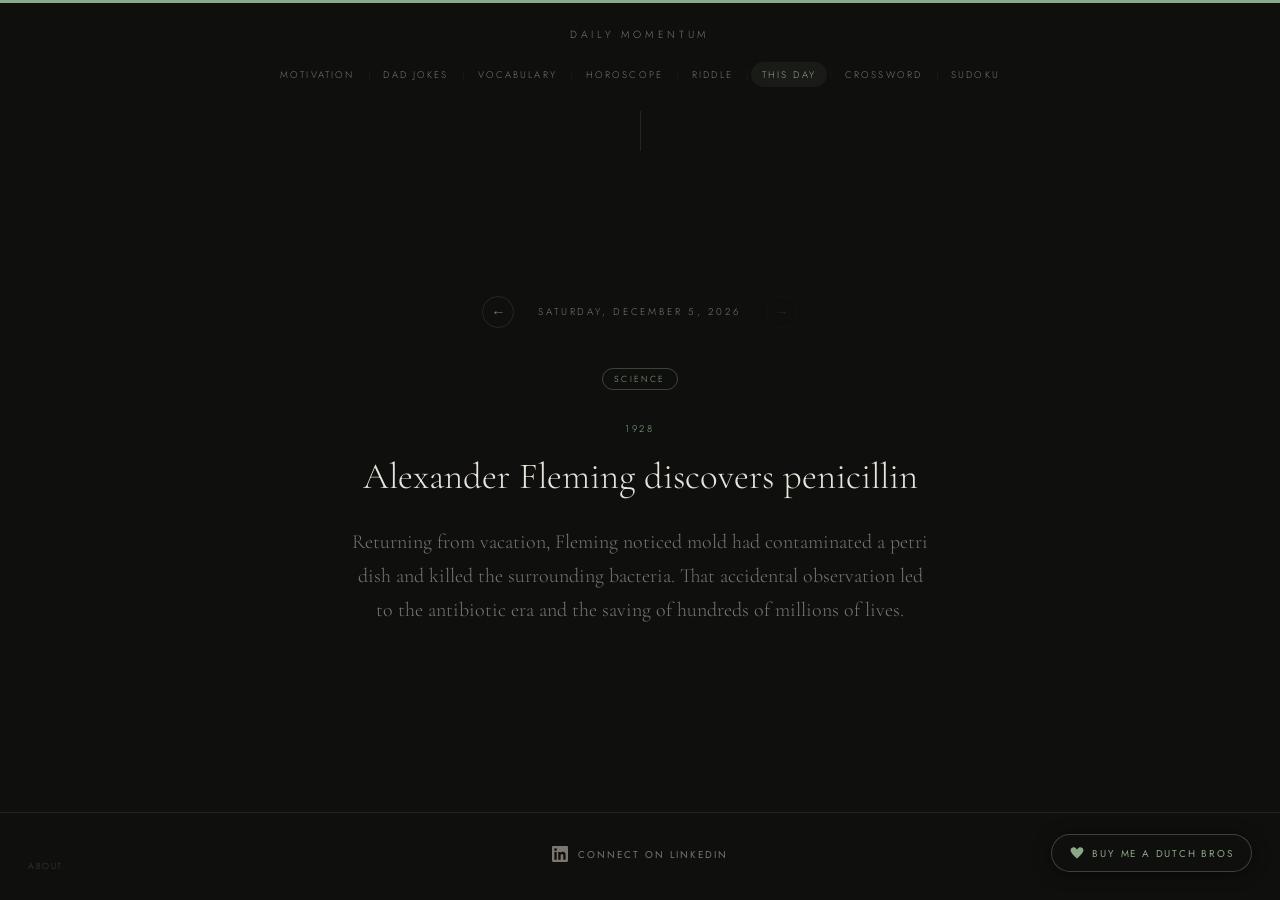
<file: dailymomentum/history.html>
<!DOCTYPE html>
<html lang="en">
<head>
<meta charset="UTF-8">
<meta name="viewport" content="width=device-width, initial-scale=1.0">
<title>Daily Momentum - This Day in History</title>
<link rel="preconnect" href="https://fonts.googleapis.com">
<link rel="preconnect" href="https://fonts.gstatic.com" crossorigin>
<link href="https://fonts.googleapis.com/css2?family=Cormorant+Garamond:ital,wght@0,300;0,400;1,300;1,400&family=Jost:wght@300;400;500&display=swap" rel="stylesheet">
<link rel="stylesheet" href="shared.css">
<style>
.year-badge { font-family:'Jost',sans-serif; font-size:0.6rem; letter-spacing:0.3em; text-transform:uppercase; color:var(--accent); text-align:center; margin-bottom:1rem; }
.history-title { font-family:'Cormorant Garamond',serif; font-size:clamp(1.6rem,3.5vw,2.3rem); font-weight:300; line-height:1.35; color:var(--ink); text-align:center; max-width:620px; margin-bottom:1.5rem; }
.history-body { font-family:'Cormorant Garamond',serif; font-size:clamp(1rem,2.2vw,1.25rem); font-weight:300; line-height:1.7; color:var(--muted); text-align:center; max-width:580px; }
.category-tag { font-size:0.55rem; letter-spacing:0.25em; text-transform:uppercase; border:1px solid var(--accent-dim); color:var(--accent); padding:0.25rem 0.7rem; border-radius:2rem; margin-bottom:2rem; display:inline-block; }
</style>
</head>
<body>
<div class="top-rule"></div>
<p class="site-tag">Daily Momentum</p>
<nav>
  <a href="index.html" class="nav-link">Motivation</a><span class="nav-sep">|</span>
  <a href="jokes.html" class="nav-link">Dad Jokes</a><span class="nav-sep">|</span>
  <a href="vocabulary.html" class="nav-link">Vocabulary</a><span class="nav-sep">|</span>
  <a href="horoscope.html" class="nav-link">Horoscope</a><span class="nav-sep">|</span>
  <a href="riddle.html" class="nav-link">Riddle</a><span class="nav-sep">|</span>
  <a href="history.html" class="nav-link active">This Day</a><span class="nav-sep">|</span>
  <a href="crossword.html" class="nav-link">Crossword</a><span class="nav-sep">|</span>
  <a href="sudoku.html" class="nav-link">Sudoku</a>
</nav>
<div class="divider"></div>
<main>
  <div class="day-nav">
    <button class="day-nav-btn" id="prevBtn" onclick="changeDay(-1)">&#8592;</button>
    <span class="date-label" id="dateLabel"></span>
    <button class="day-nav-btn" id="nextBtn" onclick="changeDay(1)">&#8594;</button>
  </div>
  <div class="content-wrap" id="contentWrap">
    <span class="category-tag" id="categoryTag"></span>
    <p class="year-badge" id="yearBadge"></p>
    <p class="history-title" id="historyTitle"></p>
    <p class="history-body" id="historyBody"></p>
  </div>
</main>
<footer>
  <a href="https://www.linkedin.com/in/jebbreese/" class="linkedin-link" target="_blank" rel="noopener noreferrer">
    <svg xmlns="http://www.w3.org/2000/svg" viewBox="0 0 24 24"><path d="M20.447 20.452h-3.554v-5.569c0-1.328-.027-3.037-1.852-3.037-1.853 0-2.136 1.445-2.136 2.939v5.667H9.351V9h3.414v1.561h.046c.477-.9 1.637-1.85 3.37-1.85 3.601 0 4.267 2.37 4.267 5.455v6.286zM5.337 7.433a2.062 2.062 0 0 1-2.063-2.065 2.064 2.064 0 1 1 2.063 2.065zm1.782 13.019H3.555V9h3.564v11.452zM22.225 0H1.771C.792 0 0 .774 0 1.729v20.542C0 23.227.792 24 1.771 24h20.451C23.2 24 24 23.227 24 22.271V1.729C24 .774 23.2 0 22.222 0h.003z"/></svg>
    Connect on LinkedIn
  </a>
</footer>
<a href="https://paypal.me/jebbreese" class="donate-btn" target="_blank" rel="noopener noreferrer">
  <svg xmlns="http://www.w3.org/2000/svg" viewBox="0 0 24 24"><path d="M12 21.593c-5.63-5.539-11-10.297-11-14.402 0-3.791 3.068-5.191 5.281-5.191 1.312 0 4.151.501 5.719 4.457 1.59-3.968 4.464-4.447 5.726-4.447 2.54 0 5.274 1.621 5.274 5.181 0 4.069-5.136 8.625-11 14.402z"/></svg>
  Buy me a Dutch Bros
</a>
<script>
const events = [
  {y:1903,cat:"Science",t:"The Wright Brothers make the first powered flight",b:"Orville Wright piloted the Flyer for 12 seconds and 120 feet at Kitty Hawk, North Carolina, launching the age of aviation and forever changing how humanity moves through the world."},
  {y:1969,cat:"Space",t:"Apollo 11 lands on the Moon",b:"Neil Armstrong became the first human to walk on the lunar surface, uttering words that would define an era. Some 600 million people watched on television as history unfolded 238,000 miles above Earth."},
  {y:1945,cat:"History",t:"The United Nations Charter is signed in San Francisco",b:"Representatives of 50 nations signed the founding document of the United Nations, establishing an international body committed to maintaining peace and promoting cooperation among nations."},
  {y:1879,cat:"Science",t:"Thomas Edison demonstrates a practical incandescent light bulb",b:"After thousands of experiments, Edison unveiled a bulb that burned for over 13 hours, illuminating not just a room but the dawn of the modern electrical age."},
  {y:1955,cat:"Culture",t:"Disneyland opens in Anaheim, California",b:"Walt Disney's theme park opened its gates to the public, creating a new category of entertainment and a cultural institution that would inspire dozens of parks around the world."},
  {y:1928,cat:"Science",t:"Alexander Fleming discovers penicillin",b:"Returning from vacation, Fleming noticed mold had contaminated a petri dish and killed the surrounding bacteria. That accidental observation led to the antibiotic era and the saving of hundreds of millions of lives."},
  {y:1989,cat:"History",t:"The Berlin Wall falls",b:"After 28 years of dividing a city and symbolizing the Iron Curtain, crowds of East and West Germans began dismantling the wall, marking the beginning of German reunification and the end of the Cold War era."},
  {y:1964,cat:"Civil Rights",t:"The Civil Rights Act is signed into law in the United States",b:"President Lyndon B. Johnson signed landmark legislation that outlawed discrimination based on race, color, religion, sex, or national origin, fundamentally reshaping American society."},
  {y:1953,cat:"Science",t:"Watson and Crick publish the structure of DNA",b:"Their paper in Nature described the double helix structure of deoxyribonucleic acid, a discovery that would transform biology, medicine, and our understanding of life itself."},
  {y:1994,cat:"Technology",t:"The first web browser, Netscape Navigator, is released",b:"The browser made the World Wide Web accessible to everyday users for the first time, sparking the internet revolution that would reshape commerce, communication, and culture within a decade."},
  {y:1945,cat:"History",t:"World War II ends in Europe with Germany's unconditional surrender",b:"After nearly six years of devastating conflict, Germany signed the instrument of surrender, bringing V-E Day to a jubilant Allied world and ending the deadliest war in European history."},
  {y:1865,cat:"History",t:"President Abraham Lincoln is assassinated at Ford's Theatre",b:"Shot by John Wilkes Booth while attending a performance, Lincoln died the following morning. His death came just days after the South's surrender, casting a shadow over the end of the Civil War."},
  {y:1912,cat:"History",t:"The Titanic sinks in the North Atlantic",b:"The supposedly unsinkable RMS Titanic struck an iceberg and sank on her maiden voyage, killing over 1,500 people. The disaster changed maritime safety standards and captured the world's imagination for generations."},
  {y:1939,cat:"Culture",t:"The Wizard of Oz premieres in Hollywood",b:"One of the most beloved films ever made debuted to immediate acclaim. The combination of Technicolor, memorable music, and a timeless story made it a cultural touchstone that endures nearly a century later."},
  {y:1776,cat:"History",t:"The United States Declaration of Independence is adopted",b:"The Continental Congress adopted the founding document of a new nation, asserting that all men are created equal and that governments derive their power from the consent of the governed."},
  {y:1961,cat:"Space",t:"Yuri Gagarin becomes the first human in space",b:"The Soviet cosmonaut completed one orbit of Earth aboard Vostok 1, spending 108 minutes in space and becoming an international hero whose achievement launched the space race into a new phase."},
  {y:1886,cat:"Culture",t:"The Statue of Liberty arrives in New York Harbor",b:"A gift from France, the statue arrived in pieces aboard a French frigate. Once assembled and dedicated, Lady Liberty became the defining symbol of American ideals and welcomed generations of immigrants."},
  {y:1990,cat:"Technology",t:"Tim Berners-Lee publishes his proposal for the World Wide Web",b:"Working at CERN, Berners-Lee submitted a document outlining a global hypertext system that would become the foundation of the modern internet and transform how information is shared worldwide."},
  {y:1955,cat:"Civil Rights",t:"Rosa Parks refuses to give up her seat on a Montgomery bus",b:"Her quiet act of defiance led to a 381-day boycott of the Montgomery bus system and became one of the most powerful catalysts of the American civil rights movement."},
  {y:1920,cat:"History",t:"Women in the United States gain the right to vote",b:"The 19th Amendment to the Constitution was ratified, guaranteeing women the right to vote after decades of activism. It was a landmark moment in the long arc of democratic expansion."},
  {y:1969,cat:"Culture",t:"Woodstock Music Festival begins in upstate New York",b:"An estimated 400,000 people gathered on Max Yasgur's farm for three days of music, mud, and counterculture. The festival became a defining moment of a generation and a symbol of the 1960s."},
  {y:1947,cat:"Science",t:"Chuck Yeager breaks the sound barrier",b:"Flying the Bell X-1 experimental aircraft over the California desert, Yeager became the first person to travel faster than the speed of sound, opening a new frontier in aviation and aerospace."},
  {y:1963,cat:"History",t:"Martin Luther King Jr. delivers his 'I Have a Dream' speech",b:"Standing before 250,000 people at the Lincoln Memorial, King delivered one of the most important speeches in American history, articulating a vision of racial equality that continues to inspire."},
  {y:2004,cat:"Technology",t:"Facebook launches at Harvard University",b:"Mark Zuckerberg launched a social network for Harvard students that would grow into a global platform with billions of users, fundamentally altering how people connect, communicate, and consume information."},
  {y:1977,cat:"Culture",t:"Star Wars is released in theaters",b:"George Lucas's space opera opened to modest expectations and became one of the highest-grossing films of all time, launching a cultural phenomenon that continues more than four decades later."},
  {y:1905,cat:"Science",t:"Albert Einstein publishes his special theory of relativity",b:"In a single year, Einstein published four papers that transformed physics forever, including the special theory of relativity and the famous equation E equals mc squared."},
  {y:1983,cat:"Technology",t:"The internet's TCP/IP protocol goes live",b:"On January 1, all networked computers switched to the TCP/IP communications standard, creating the technical foundation of the modern internet and beginning the era of interconnected global networks."},
  {y:1944,cat:"History",t:"D-Day: Allied forces land on the beaches of Normandy",b:"Operation Overlord, the largest seaborne invasion in history, began in the early hours of June 6. More than 156,000 Allied troops crossed the English Channel, marking the turning point of World War II in Western Europe."},
  {y:1961,cat:"History",t:"The Berlin Wall is constructed overnight",b:"East German forces began erecting barriers between East and West Berlin, separating families and symbolizing the ideological divide of the Cold War in the most visible and tragic way possible."},
  {y:1971,cat:"Technology",t:"The first email is sent",b:"Ray Tomlinson sent the first networked electronic message between two computers sitting side by side, choosing the at sign to separate the user name from the computer name, a convention that has endured ever since."},
  {y:1992,cat:"Technology",t:"The first text message is sent",b:"Engineer Neil Papworth sent the message 'Merry Christmas' from a computer to a colleague's mobile phone, initiating the era of SMS communication that would fundamentally change how people keep in touch."},
  {y:1995,cat:"Technology",t:"Amazon opens for business",b:"Jeff Bezos launched an online bookstore from his garage in Bellevue, Washington. Within a year it was selling books across the United States and in 45 other countries, beginning the transformation of retail."},
  {y:1998,cat:"Technology",t:"Google is founded in a garage in Menlo Park",b:"Larry Page and Sergey Brin incorporated their search engine company, which had grown out of a Stanford research project. Within years, Google's name became a verb synonymous with searching for information."},
  {y:1948,cat:"History",t:"The State of Israel is declared",b:"David Ben-Gurion proclaimed the establishment of the State of Israel just minutes before the British Mandate expired, setting in motion one of the most consequential geopolitical developments of the 20th century."},
  {y:1981,cat:"Technology",t:"IBM introduces the personal computer",b:"The IBM PC went on sale to the public, bringing computing power into homes and offices. The machine, running Microsoft's MS-DOS operating system, helped launch the personal computing revolution."},
  {y:1991,cat:"History",t:"The Soviet Union officially dissolves",b:"The USSR ceased to exist on December 25, 1991, when Mikhail Gorbachev resigned as president. Fifteen new independent nations emerged, ending the Cold War and reshaping the world's geopolitical landscape."},
  {y:1893,cat:"Culture",t:"The World's Columbian Exposition opens in Chicago",b:"The World's Fair celebrated the 400th anniversary of Columbus's voyage and introduced millions of visitors to the alternating current electrical system, the dishwasher, and a massive new ride: the Ferris wheel."},
  {y:1927,cat:"Culture",t:"Charles Lindbergh completes the first solo transatlantic flight",b:"The 25-year-old pilot landed the Spirit of St. Louis in Paris after 33.5 hours and 3,600 miles, becoming an instant global celebrity and proving that regular passenger air travel across the ocean was possible."},
  {y:1950,cat:"History",t:"The Korean War begins",b:"North Korean forces crossed the 38th parallel, beginning a three-year conflict that drew in United Nations forces led by the United States and ended in an armistice that has left the peninsula technically at war ever since."},
  {y:2001,cat:"History",t:"Wikipedia is launched",b:"Jimmy Wales and Larry Sanger launched a free, collaborative encyclopedia that would grow to contain over 60 million articles in hundreds of languages and become one of the world's most visited websites."},
  {y:2007,cat:"Technology",t:"Apple unveils the first iPhone",b:"Steve Jobs introduced a device that combined a phone, an iPod, and an internet communicator, fundamentally reinventing the mobile phone and launching the smartphone era that transformed modern life."},
  {y:1975,cat:"Technology",t:"Bill Gates and Paul Allen found Microsoft",b:"The duo founded their software company on the belief that a computer would sit on every desk and in every home, a vision that seemed fantastical at the time and became the foundation of a global technology empire."},
  {y:1865,cat:"History",t:"The 13th Amendment to the U.S. Constitution is ratified",b:"The amendment formally abolished slavery throughout the United States, fulfilling the promise of the Emancipation Proclamation and marking a transformative moment in American history."},
  {y:1897,cat:"Science",t:"The electron is discovered by J.J. Thomson",b:"Thomson's cathode ray experiments led him to conclude that atoms contained smaller, negatively charged particles, overturning centuries of belief that atoms were the smallest unit of matter."},
  {y:1930,cat:"Culture",t:"The first World Cup of football is held in Uruguay",b:"Uruguay hosted and won the inaugural FIFA World Cup, with 13 nations participating. The tournament has since grown into the most-watched sporting event on Earth, followed by billions every four years."},
  {y:1954,cat:"History",t:"The Supreme Court rules in Brown v. Board of Education",b:"The unanimous decision declared racial segregation in public schools unconstitutional, overturning Plessy v. Ferguson and becoming one of the most significant legal milestones in American civil rights history."},
  {y:1957,cat:"Space",t:"The Soviet Union launches Sputnik, the first artificial satellite",b:"Sputnik's beeping radio signal, audible to amateur operators worldwide, sent shockwaves through the West and ignited the space race, ultimately leading to the Apollo moon landings a decade later."},
  {y:2020,cat:"Science",t:"The first COVID-19 vaccines receive emergency authorization",b:"Within less than a year of the virus's identification, vaccines developed using novel mRNA technology received emergency use authorization, representing one of the fastest and most consequential scientific achievements in history."},
  {y:1906,cat:"History",t:"The San Francisco earthquake devastates the city",b:"A magnitude 7.9 earthquake and subsequent fires destroyed much of San Francisco, killing an estimated 3,000 people and leaving 225,000 homeless, becoming one of the deadliest natural disasters in U.S. history."},
  {y:1937,cat:"Culture",t:"Snow White and the Seven Dwarfs premieres as the first feature-length animated film",b:"Disney's ambitious gamble on a full-length animated feature was called 'Disney's Folly' during production. Its success transformed storytelling, the film industry, and the very idea of what animation could achieve."},
  {y:1914,cat:"History",t:"World War I begins with Austria-Hungary's declaration of war on Serbia",b:"What started as a regional conflict in the Balkans escalated within weeks into a global war involving all the major powers of Europe, ultimately killing over 20 million people and reshaping the world's political map."},
  {y:1966,cat:"Culture",t:"The Beatles play their final concert at Candlestick Park",b:"The Fab Four played their last public concert before a crowd of 25,000 in San Francisco, marking the end of touring and the beginning of their most creatively ambitious studio-only period."},
  {y:2008,cat:"History",t:"Barack Obama is elected the 44th President of the United States",b:"Obama became the first African American to be elected president, a milestone that drew comparisons to the civil rights movement and generated historic voter turnout across the country."},
  {y:1961,cat:"Science",t:"The first human heart pacemaker is implanted",b:"Wilson Greatbatch accidentally installed a resistor in a device and discovered it produced electrical pulses that could regulate a heartbeat, leading to the first fully implantable cardiac pacemaker."},
  {y:1947,cat:"History",t:"India and Pakistan gain independence from Britain",b:"After decades of colonial rule, the Indian subcontinent was partitioned into two independent nations in a historic but turbulent transfer of power that triggered one of the largest mass migrations in human history."},
  {y:2003,cat:"Science",t:"The Human Genome Project is completed",b:"Scientists announced the completion of a map of the entire human genome, providing a reference for the roughly 3 billion base pairs of DNA that make up human genetic code and opening a new era of medicine."},
  {y:1970,cat:"Science",t:"Earth Day is celebrated for the first time",b:"Twenty million Americans participated in the inaugural Earth Day on April 22, launching the modern environmental movement and contributing to the creation of the EPA and landmark environmental legislation."},
  {y:1984,cat:"Culture",t:"Apple introduces the Macintosh personal computer",b:"A single television advertisement aired during the Super Bowl announced a computer that brought graphical user interfaces to a mass audience, setting the design standard for personal computing for decades."},
  {y:1932,cat:"Science",t:"Amelia Earhart becomes the first woman to fly solo across the Atlantic",b:"Flying from Newfoundland to Northern Ireland in under 15 hours, Earhart broke records and barriers simultaneously, becoming a global symbol of courage and the expanding possibilities for women."},
  {y:1919,cat:"History",t:"The Treaty of Versailles is signed, ending World War I",b:"The peace treaty formally ended the war but imposed harsh conditions on Germany that many historians argue planted the seeds for the even more destructive conflict that would follow twenty years later."},
  {y:2010,cat:"Technology",t:"Instagram is launched",b:"Kevin Systrom and Mike Krieger launched a photo-sharing app that would reach one billion users within a decade, transform visual culture, create a new class of influencers, and reshape how brands connect with consumers."},
  {y:1954,cat:"Culture",t:"The first mass vaccination for polio begins in the United States",b:"Following Jonas Salk's successful development of a polio vaccine, the largest field trial in medical history began, eventually leading to the near-eradication of a disease that had paralyzed hundreds of thousands of children each year."},
  {y:1945,cat:"History",t:"The atomic bomb is dropped on Hiroshima",b:"The United States dropped the first nuclear weapon used in warfare on the Japanese city of Hiroshima, killing approximately 80,000 people instantly. The event ushered in the nuclear age and changed the nature of warfare forever."},
  {y:1989,cat:"Technology",t:"Tim Berners-Lee submits his proposal for the World Wide Web at CERN",b:"The quiet submission of a document titled 'Information Management: A Proposal' was met with the note 'Vague but exciting' by his supervisor, setting in motion a project that would become the defining technology of our era."},
  {y:1962,cat:"History",t:"The Cuban Missile Crisis begins",b:"American reconnaissance planes photographed Soviet nuclear missile installations in Cuba, beginning 13 days of tense negotiations that brought the world closer to nuclear war than at any other point in history."},
  {y:2004,cat:"Science",t:"NASA's Mars rovers Spirit and Opportunity begin exploring the planet",b:"The twin rovers touched down on Mars and began transmitting photographs of the Martian surface, providing evidence of past water and reigniting scientific and public interest in the red planet."},
  {y:1975,cat:"History",t:"The Vietnam War ends with the fall of Saigon",b:"As North Vietnamese forces entered Saigon, a frantic evacuation of American personnel and South Vietnamese allies took place. The images defined the end of America's longest war up to that point."},
  {y:1948,cat:"Culture",t:"The first NASCAR race is held at Daytona Beach",b:"Bill France organized the first race of the newly formed National Association for Stock Car Auto Racing on a beach-road course at Daytona, laying the foundation for what would become one of America's most popular sports."},
  {y:2011,cat:"History",t:"Osama bin Laden is killed in a raid in Pakistan",b:"U.S. Navy SEALs conducted a raid in Abbottabad and killed the founder of al-Qaeda, closing a chapter of the war on terror that had begun nearly a decade earlier with the September 11 attacks."},
  {y:1953,cat:"Science",t:"Edmund Hillary and Tenzing Norgay summit Mount Everest",b:"The New Zealand mountaineer and Sherpa guide became the first people to reach the summit of the world's highest mountain, completing a quest that had already claimed many lives."},
  {y:2000,cat:"Technology",t:"The Y2K bug fails to cause the predicted global computer chaos",b:"After years of concern that computer systems would fail when dates rolled over to the year 2000, New Year's Day passed largely without incident, a testament to years of preparatory work by technicians worldwide."},
  {y:1936,cat:"Culture",t:"The first modern Olympic Games of the television age open in Berlin",b:"The 1936 Berlin Olympics were the first to be broadcast on closed-circuit television and the first to use the torch relay, though they are most remembered for Jesse Owens's four gold medals."},
  {y:1972,cat:"History",t:"President Nixon visits China, opening diplomatic relations",b:"Nixon's historic visit ended more than two decades of diplomatic isolation between the United States and the People's Republic of China, one of the most consequential geopolitical shifts of the Cold War era."},
  {y:1996,cat:"Science",t:"Dolly the sheep becomes the first mammal cloned from an adult cell",b:"Scientists at the Roslin Institute in Scotland announced the birth of Dolly, a sheep cloned from a mammary cell of an adult ewe, opening new possibilities and profound ethical debates in genetics and medicine."},
  {y:1924,cat:"Culture",t:"The first Winter Olympics are held in Chamonix, France",b:"The inaugural Winter Games brought together 258 athletes from 16 nations to compete in 16 events, establishing a tradition that would grow into one of the world's most-watched sporting spectacles."},
  {y:1960,cat:"Science",t:"The first oral contraceptive pill is approved by the FDA",b:"Enovid's approval gave women unprecedented control over reproduction, contributing to profound social changes including the expansion of women in the workforce and shifts in family planning across the developed world."},
  {y:1958,cat:"Culture",t:"NASA is established by President Eisenhower",b:"In response to the Soviet Union's Sputnik launch, Eisenhower signed the National Aeronautics and Space Act, creating the civilian space agency that would land humans on the Moon eleven years later."},
  {y:1948,cat:"History",t:"The Marshall Plan is enacted to rebuild postwar Europe",b:"The United States committed over 12 billion dollars to rebuild the war-devastated economies of Western Europe, one of the most successful foreign aid programs in history and a cornerstone of the postwar international order."},
  {y:2015,cat:"History",t:"The Paris Agreement on climate change is adopted",b:"Nearly 200 nations signed a landmark agreement to limit global temperature rise, representing the first time the world community had committed collectively to addressing the long-term threat of climate change."},
  {y:1938,cat:"Science",t:"Nuclear fission is discovered by Hahn and Strassmann",b:"German chemists Otto Hahn and Fritz Strassmann discovered that uranium atoms could be split, releasing enormous energy. The discovery led directly to both nuclear weapons and nuclear power generation."},
  {y:1965,cat:"History",t:"The Voting Rights Act is signed into law",b:"President Johnson signed legislation banning discriminatory voting practices that had disenfranchised Black Americans for a century, a pivotal achievement of the civil rights movement."},
  {y:1991,cat:"Technology",t:"The World Wide Web becomes publicly available",b:"Tim Berners-Lee made the web publicly accessible outside CERN, beginning the exponential growth of the internet as a public utility and communication medium that would transform nearly every aspect of modern life."},
  {y:2016,cat:"Science",t:"Gravitational waves are detected for the first time",b:"Scientists announced the first direct detection of gravitational waves produced by two merging black holes, confirming a major prediction of Einstein's general theory of relativity a century after it was made."},
  {y:1959,cat:"History",t:"Hawaii becomes the 50th state of the United States",b:"President Eisenhower signed the proclamation admitting Hawaii as the 50th state, two years after Alaska became the 49th. For the first time, the American flag would bear 50 stars."},
  {y:1974,cat:"History",t:"President Nixon resigns following the Watergate scandal",b:"Nixon became the first and only U.S. president to resign from office, announcing his decision in a televised address to the nation following months of hearings and the revelation of White House tape recordings."},
  {y:1952,cat:"Science",t:"The first hydrogen bomb is detonated by the United States",b:"The Ivy Mike test in the Pacific produced an explosion 450 times more powerful than the Hiroshima bomb, escalating the nuclear arms race and demonstrating humanity's capacity for previously unimaginable destruction."},
  {y:1986,cat:"History",t:"The Space Shuttle Challenger disintegrates 73 seconds after launch",b:"The shuttle broke apart over the Atlantic Ocean, killing all seven crew members including teacher Christa McAuliffe. The disaster grounded the shuttle program for nearly three years and reshaped NASA's safety culture."},
  {y:1973,cat:"History",t:"The United States withdraws combat troops from Vietnam",b:"Following the Paris Peace Accords, the last American combat troops left Vietnam, ending U.S. military involvement in the most divisive conflict in American history since the Civil War."},
  {y:1906,cat:"Culture",t:"The first radio broadcast of a voice transmission is made",b:"Reginald Fessenden transmitted the first audio radio broadcast on Christmas Eve, including a violin solo and a reading from the Bible, stunning radio operators on ships who expected only Morse code."},
  {y:1950,cat:"Culture",t:"Charles M. Schulz publishes the first Peanuts comic strip",b:"The strip featuring a boy named Charlie Brown and his beagle Snoopy debuted in seven newspapers and went on to become the most widely syndicated comic strip in history, running for nearly 50 years."},
  {y:1867,cat:"History",t:"Canada becomes a self-governing dominion",b:"The British North America Act united the provinces of Ontario, Quebec, New Brunswick, and Nova Scotia into the Dominion of Canada, creating one of the world's first federal parliamentary systems."},
  {y:1945,cat:"History",t:"The United Nations is officially established",b:"The UN Charter entered into force with ratification by the five permanent members of the Security Council and a majority of other signatories, establishing the primary international organization for maintaining peace."},
  {y:1922,cat:"Science",t:"The discovery of Tutankhamun's tomb is announced",b:"Howard Carter and Lord Carnarvon discovered the largely intact tomb of the boy pharaoh in the Valley of the Kings, revealing treasures that gave the world an extraordinary window into ancient Egyptian civilization."},
  {y:1961,cat:"History",t:"The Peace Corps is established by President Kennedy",b:"Kennedy signed the executive order creating the Peace Corps, which has since sent more than 240,000 Americans to work in developing nations, one of the most enduring legacies of his administration."},
  {y:1969,cat:"History",t:"The Stonewall riots mark the beginning of the modern LGBTQ rights movement",b:"Following a police raid on the Stonewall Inn in New York City, several days of protests by the LGBTQ community sparked an organized movement for equal rights that has reshaped laws and attitudes across the world."},
  {y:2003,cat:"History",t:"The United States invades Iraq, beginning the Iraq War",b:"Coalition forces led by the United States launched a military campaign to remove Saddam Hussein from power, a conflict that would last years, cost trillions of dollars, and fundamentally reshape the Middle East."},
  {y:1963,cat:"History",t:"President John F. Kennedy is assassinated in Dallas, Texas",b:"Kennedy was shot while riding in a presidential motorcade through Dealey Plaza, a moment that shocked the world and marked the end of an era of American idealism. The Warren Commission concluded Lee Harvey Oswald acted alone."},
  {y:1966,cat:"Science",t:"The first soft landing on the Moon is achieved by the Soviet Luna 9",b:"The unmanned spacecraft successfully landed on the lunar surface and transmitted photographs back to Earth, proving that the Moon's surface could support a spacecraft, a crucial step toward a crewed landing."},
  {y:1960,cat:"History",t:"The year seventeen African nations gain independence",b:"1960 is known as the Year of Africa, as a wave of decolonization swept the continent. Seventeen nations declared independence from European powers, fundamentally reshaping the map and politics of Africa."},
  {y:1919,cat:"Culture",t:"Prohibition begins in the United States with the 18th Amendment",b:"The nationwide ban on the production and sale of alcohol took effect, giving rise to speakeasies, bootleggers, and organized crime. It lasted until 1933, widely considered one of the great policy failures in American history."},
  {y:1967,cat:"History",t:"The Six-Day War reshapes the Middle East",b:"Israel defeated Egypt, Jordan, and Syria in six days, tripling the territory under its control and creating territorial and political realities that continue to define the Middle East conflict more than half a century later."},
  {y:1953,cat:"History",t:"An armistice is signed ending active hostilities in the Korean War",b:"After three years of fighting and more than 36,000 American deaths, an armistice was signed at Panmunjom establishing a demilitarized zone that has divided the Korean Peninsula ever since."},
  {y:2004,cat:"History",t:"A massive tsunami strikes Southeast Asia on December 26",b:"One of the deadliest natural disasters in recorded history killed over 227,000 people in fourteen countries, triggering a massive international humanitarian response and improvements in tsunami warning systems."},
  {y:1944,cat:"Culture",t:"The Bretton Woods Agreement establishes the postwar monetary order",b:"Representatives of 44 Allied nations met in New Hampshire to create a new international monetary system, establishing the International Monetary Fund and World Bank and setting the dollar as the world's reserve currency."},
  {y:1979,cat:"History",t:"Margaret Thatcher becomes the first female Prime Minister of the United Kingdom",b:"The Conservative leader's election victory made her the first woman to lead a major Western democracy, beginning an 11-year tenure that would transform Britain's economy and politics."},
  {y:1987,cat:"History",t:"The Intermediate-Range Nuclear Forces Treaty is signed",b:"Reagan and Gorbachev signed the first treaty to eliminate an entire class of nuclear weapons, a landmark arms reduction agreement that signaled a thaw in Cold War tensions."},
  {y:1971,cat:"History",t:"The 26th Amendment lowers the U.S. voting age to 18",b:"Following years of argument that those old enough to be drafted and die for their country should be old enough to vote, the amendment was ratified in just 100 days, the fastest ratification in U.S. history."},
  {y:1923,cat:"Culture",t:"Time magazine publishes its first issue",b:"Henry Luce and Briton Hadden launched a weekly news magazine designed to be read in 30 minutes, creating a format that would define how millions of Americans consumed news for most of the 20th century."},
  {y:1985,cat:"Technology",t:"Microsoft releases Windows 1.0",b:"The graphical operating system brought point-and-click computing to IBM-compatible personal computers, beginning Microsoft's dominance of the personal computer software market that would define the tech industry for decades."},
  {y:2012,cat:"Science",t:"The Higgs boson particle is confirmed at CERN",b:"Scientists at the Large Hadron Collider announced the discovery of a particle consistent with the long-sought Higgs boson, confirming a key element of the Standard Model of particle physics after nearly 50 years of searching."},
  {y:1917,cat:"History",t:"The United States enters World War I",b:"After years of attempted neutrality, the U.S. declared war on Germany following the resumption of unrestricted submarine warfare and the revelation of the Zimmermann Telegram, a German plot to bring Mexico into the war."}
];

function getDayOfYear(date) {
  const start = new Date(date.getFullYear(), 0, 0);
  return Math.floor((date - start) / 86400000);
}
function formatDate(date) {
  return date.toLocaleDateString('en-US', {weekday:'long',month:'long',day:'numeric',year:'numeric'});
}

const today = new Date(); today.setHours(0,0,0,0);
let offset = 0;

function render() {
  const d = new Date(today); d.setDate(d.getDate() + offset);
  const day = getDayOfYear(d);
  const idx = ((day - 1) % events.length + events.length) % events.length;
  const ev = events[idx];
  document.getElementById('dateLabel').textContent = formatDate(d);
  document.getElementById('categoryTag').textContent = ev.cat;
  document.getElementById('yearBadge').textContent = ev.y;
  document.getElementById('historyTitle').textContent = ev.t;
  document.getElementById('historyBody').textContent = ev.b;
  document.getElementById('prevBtn').disabled = offset <= -30;
  document.getElementById('nextBtn').disabled = offset >= 0;
  const w = document.getElementById('contentWrap');
  w.style.animation = 'none'; w.offsetHeight; w.style.animation = '';
}

function changeDay(dir) { offset += dir; render(); }
render();
</script>
<a href="about.html" class="about-link">About</a>
</body>
</html>
</file>
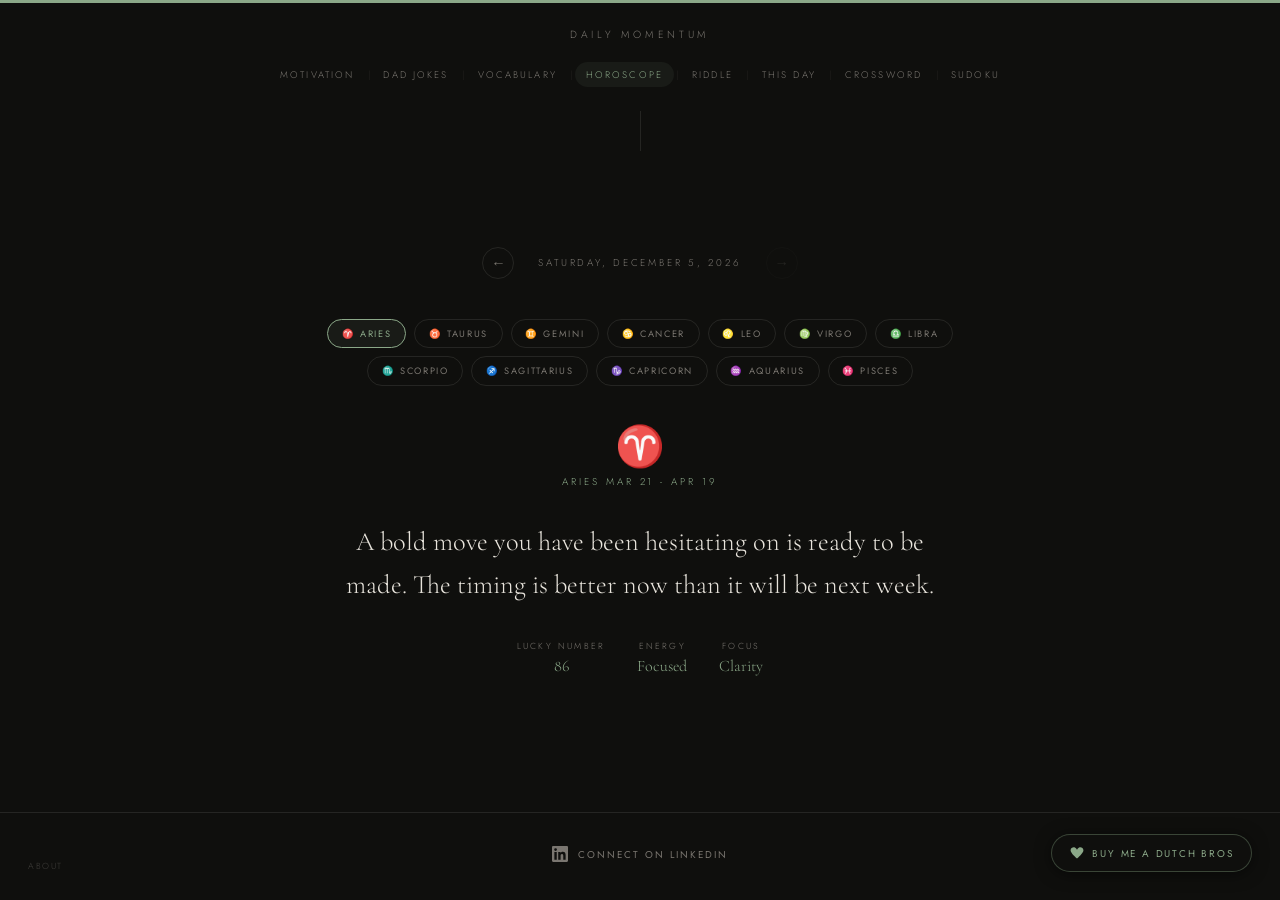
<file: dailymomentum/horoscope.html>
<!DOCTYPE html>
<html lang="en">
<head>
<meta charset="UTF-8">
<meta name="viewport" content="width=device-width, initial-scale=1.0">
<title>Daily Momentum - Horoscope</title>
<link rel="preconnect" href="https://fonts.googleapis.com">
<link rel="preconnect" href="https://fonts.gstatic.com" crossorigin>
<link href="https://fonts.googleapis.com/css2?family=Cormorant+Garamond:ital,wght@0,300;0,400;1,300;1,400&family=Jost:wght@300;400;500&display=swap" rel="stylesheet">
<link rel="stylesheet" href="shared.css">
<style>
.sign-picker { display:flex; flex-wrap:wrap; justify-content:center; gap:0.5rem; margin-bottom:2.5rem; max-width:640px; }
.sign-btn { background:none; border:1px solid var(--rule); color:var(--muted); font-family:'Jost',sans-serif; font-size:0.58rem; letter-spacing:0.18em; text-transform:uppercase; padding:0.45rem 0.85rem; border-radius:2rem; cursor:pointer; transition:all 0.2s; }
.sign-btn:hover { border-color:var(--accent-dim); color:var(--ink); }
.sign-btn.active { border-color:var(--accent); color:var(--accent); background:rgba(139,168,136,0.08); }
.sign-symbol { font-size:2.5rem; text-align:center; margin-bottom:0.5rem; line-height:1; }
.sign-name { font-family:'Jost',sans-serif; font-size:0.62rem; letter-spacing:0.3em; text-transform:uppercase; color:var(--accent); text-align:center; margin-bottom:2rem; }
.horoscope-text { font-family:'Cormorant Garamond',serif; font-size:clamp(1.2rem,2.8vw,1.65rem); font-weight:300; line-height:1.65; color:var(--ink); text-align:center; max-width:600px; }
.aspects { display:flex; gap:2rem; margin-top:2rem; justify-content:center; flex-wrap:wrap; }
.aspect { text-align:center; }
.aspect-label { font-size:0.55rem; letter-spacing:0.25em; text-transform:uppercase; color:var(--muted); margin-bottom:0.3rem; }
.aspect-value { font-family:'Cormorant Garamond',serif; font-size:1rem; color:var(--accent); }

@media (max-width: 600px) {
  .sign-btn { font-size: 0.52rem; padding: 0.35rem 0.65rem; }
  .sign-symbol { font-size: 2rem; }
  .horoscope-text { font-size: 1.1rem; }
  .aspects { gap: 1rem; }
}
</style>
</head>
<body>
<div class="top-rule"></div>
<p class="site-tag">Daily Momentum</p>
<nav>
  <a href="index.html" class="nav-link">Motivation</a><span class="nav-sep">|</span>
  <a href="jokes.html" class="nav-link">Dad Jokes</a><span class="nav-sep">|</span>
  <a href="vocabulary.html" class="nav-link">Vocabulary</a><span class="nav-sep">|</span>
  <a href="horoscope.html" class="nav-link active">Horoscope</a><span class="nav-sep">|</span>
  <a href="riddle.html" class="nav-link">Riddle</a><span class="nav-sep">|</span>
  <a href="history.html" class="nav-link">This Day</a><span class="nav-sep">|</span>
  <a href="crossword.html" class="nav-link">Crossword</a><span class="nav-sep">|</span>
  <a href="sudoku.html" class="nav-link">Sudoku</a>
</nav>
<div class="divider"></div>
<main>
  <div class="day-nav">
    <button class="day-nav-btn" id="prevBtn" onclick="changeDay(-1)">&#8592;</button>
    <span class="date-label" id="dateLabel"></span>
    <button class="day-nav-btn" id="nextBtn" onclick="changeDay(1)">&#8594;</button>
  </div>
  <div class="sign-picker" id="signPicker"></div>
  <div class="content-wrap" id="contentWrap">
    <div class="sign-symbol" id="signSymbol"></div>
    <p class="sign-name" id="signName"></p>
    <p class="horoscope-text" id="horoscopeText"></p>
    <div class="aspects">
      <div class="aspect"><div class="aspect-label">Lucky number</div><div class="aspect-value" id="luckyNum"></div></div>
      <div class="aspect"><div class="aspect-label">Energy</div><div class="aspect-value" id="energy"></div></div>
      <div class="aspect"><div class="aspect-label">Focus</div><div class="aspect-value" id="focus"></div></div>
    </div>
  </div>
</main>
<footer>
  <a href="https://www.linkedin.com/in/jebbreese/" class="linkedin-link" target="_blank" rel="noopener noreferrer">
    <svg xmlns="http://www.w3.org/2000/svg" viewBox="0 0 24 24"><path d="M20.447 20.452h-3.554v-5.569c0-1.328-.027-3.037-1.852-3.037-1.853 0-2.136 1.445-2.136 2.939v5.667H9.351V9h3.414v1.561h.046c.477-.9 1.637-1.85 3.37-1.85 3.601 0 4.267 2.37 4.267 5.455v6.286zM5.337 7.433a2.062 2.062 0 0 1-2.063-2.065 2.064 2.064 0 1 1 2.063 2.065zm1.782 13.019H3.555V9h3.564v11.452zM22.225 0H1.771C.792 0 0 .774 0 1.729v20.542C0 23.227.792 24 1.771 24h20.451C23.2 24 24 23.227 24 22.271V1.729C24 .774 23.2 0 22.222 0h.003z"/></svg>
    Connect on LinkedIn
  </a>
</footer>
<a href="https://paypal.me/jebbreese" class="donate-btn" target="_blank" rel="noopener noreferrer">
  <svg xmlns="http://www.w3.org/2000/svg" viewBox="0 0 24 24"><path d="M12 21.593c-5.63-5.539-11-10.297-11-14.402 0-3.791 3.068-5.191 5.281-5.191 1.312 0 4.151.501 5.719 4.457 1.59-3.968 4.464-4.447 5.726-4.447 2.54 0 5.274 1.621 5.274 5.181 0 4.069-5.136 8.625-11 14.402z"/></svg>
  Buy me a Dutch Bros
</a>
<script>
const signs = [
  {name:"Aries",sym:"♈",dates:"Mar 21 - Apr 19"},
  {name:"Taurus",sym:"♉",dates:"Apr 20 - May 20"},
  {name:"Gemini",sym:"♊",dates:"May 21 - Jun 20"},
  {name:"Cancer",sym:"♋",dates:"Jun 21 - Jul 22"},
  {name:"Leo",sym:"♌",dates:"Jul 23 - Aug 22"},
  {name:"Virgo",sym:"♍",dates:"Aug 23 - Sep 22"},
  {name:"Libra",sym:"♎",dates:"Sep 23 - Oct 22"},
  {name:"Scorpio",sym:"♏",dates:"Oct 23 - Nov 21"},
  {name:"Sagittarius",sym:"♐",dates:"Nov 22 - Dec 21"},
  {name:"Capricorn",sym:"♑",dates:"Dec 22 - Jan 19"},
  {name:"Aquarius",sym:"♒",dates:"Jan 20 - Feb 18"},
  {name:"Pisces",sym:"♓",dates:"Feb 19 - Mar 20"}
];

const horoscopes = {
  Aries:[
    "Your drive is at its peak today. Channel that fire into one goal and watch what becomes possible before the day ends.",
    "Patience is not your strongest suit, but today it pays off. Wait before you respond, and watch the situation clarify on its own.",
    "A bold move you have been hesitating on is ready to be made. The timing is better now than it will be next week.",
    "Your instincts are sharp today. Lead with them, but double-check the details before you commit anything to paper.",
    "Competition brings out your best. Lean into the challenge in front of you rather than around it.",
    "Others notice your energy today even when you are not trying. Use that visibility with intention.",
    "A conversation that felt stalled is ready to move. You have more leverage than you realize.",
    "Today calls for action, not analysis. You have enough information. Trust yourself and begin.",
    "An opportunity that seems straightforward may have a hidden layer. Look twice before you leap.",
    "Your enthusiasm is contagious today. Bring it to the room and watch the team follow.",
    "Rest is productive. Pushing harder today may cost you more than it gains. Pace yourself.",
    "A direct approach will resolve something faster than diplomacy. Speak plainly and move on."
  ],
  Taurus:[
    "Slow and steady is your mode today. Others may rush past you, but your careful approach will produce the more lasting result.",
    "Something you have been building is closer to completion than it feels. Stay the course for just a little longer.",
    "Your instinct for quality is your greatest asset today. Trust it when someone pressures you to cut corners.",
    "A financial decision benefits from a second look before you act. The best choice today is the one you make deliberately.",
    "Comfort is calling, but a small stretch today will yield a satisfaction that comfort never could.",
    "Your loyalty is one of your most powerful traits. Someone around you is noticing it and taking it seriously.",
    "A creative block lifts today if you change your environment rather than your approach.",
    "Stubbornness and persistence look the same from a distance. Make sure you know which one you are practicing.",
    "The right moment you have been waiting for has arrived. Do not let it pass while you keep preparing.",
    "Someone values your calm more than your cleverness today. Show up steady and it will matter.",
    "A practical solution is better than a perfect one. Good enough done is better than ideal undone.",
    "Your patience today earns you something that urgency never could. Stay the course."
  ],
  Gemini:[
    "Your mind is running at full speed today. Pick one idea and run with it rather than chasing all of them at once.",
    "A conversation that starts casually may carry real importance. Pay attention to what is said between the lines.",
    "Your adaptability is your superpower right now. A situation that stumps others is one you can navigate with ease.",
    "Curiosity takes you somewhere unexpected today. Follow it further than you normally would.",
    "Two people want different things from you today. You do not have to choose. Find the angle that serves both.",
    "Your words carry more weight than you realize right now. Choose them carefully, especially in writing.",
    "A distraction you have been indulging is costing you more than it appears. Redirect that energy.",
    "Your versatility is being tested today. Show that you can go deep, not just wide.",
    "An idea you dismissed earlier deserves a second look. Context has shifted in its favor.",
    "Your social energy opens a door today that logic alone would not. Show up and be present.",
    "Focus is today's challenge and today's reward. Find it and hold it as long as you can.",
    "A collaboration that seemed complicated will simplify once both parties are fully honest."
  ],
  Cancer:[
    "Your intuition is ahead of your reasoning today. Pay attention to what you feel before you dismiss it.",
    "Someone in your circle needs more support than they are asking for. You will know who it is.",
    "A home or family matter that has been on your mind is ready to be addressed with care and directness.",
    "Your memory for how things felt serves you well today. Trust your emotional data.",
    "Protecting what you have built is not the same as being afraid to grow. Know the difference today.",
    "A boundary you have been reluctant to set is overdue. Setting it gently is still setting it.",
    "Someone's offhand comment holds more meaning than they let on. Sit with it before you respond.",
    "Your capacity for empathy is a gift. Do not let it become a burden by absorbing what is not yours to carry.",
    "A decision made from security will outlast one made from fear. Check your motivation before you act.",
    "Trust builds slowly and matters deeply to you. Someone is earning yours today, whether you notice it yet or not.",
    "Your nurturing instinct is an asset in a situation that needs care rather than force.",
    "A creative project benefits from the personal touch only you can bring to it. Put yourself in it."
  ],
  Leo:[
    "The spotlight finds you today whether you seek it or not. Be ready to represent yourself well.",
    "Your generosity has a limit and today is a good day to know where it is.",
    "A leadership opportunity presents itself. You are more ready than you think.",
    "Your presence in a room changes it. Use that influence with purpose today.",
    "Someone is watching how you handle a difficulty. Handle it like the person you want to be known as.",
    "Pride is a strength when it drives excellence. Watch that it does not become the thing that blocks honest feedback.",
    "Your creativity is at a high point. Give it an outlet before the energy passes.",
    "A loyal gesture today will be remembered far longer than the effort it costs you.",
    "You perform best when the stakes are real. Today they are. Show up accordingly.",
    "Letting someone else take the credit today builds more goodwill than claiming it.",
    "Your warmth is your most disarming quality. Lead with it in a conversation that needs softening.",
    "The version of yourself you present publicly should match the one that does the work in private."
  ],
  Virgo:[
    "Your attention to detail catches something today that everyone else walked past. Trust your eye.",
    "Perfection is slowing down a good result. Release it to done and move forward.",
    "A system or process you manage has a gap. You already know where it is. Address it now.",
    "Your analysis is thorough, but at some point the decision must be made. Today is that point.",
    "Someone benefits from your honest assessment, not your reassurance. Give them what they actually need.",
    "The quiet work you do consistently is building something substantial. It is further along than it feels.",
    "A health or routine matter you have been putting off deserves five minutes of attention today.",
    "You notice things others miss. Today that skill directly helps someone who needed it.",
    "A plan that looks clean on paper needs a practical stress test. Run it through one before you commit.",
    "Your standards are high for a reason. Do not lower them just to make someone else more comfortable.",
    "A small refinement today compounds into a significant improvement over time. Make it.",
    "Overthinking is analysis past the point of usefulness. You have enough data. Decide."
  ],
  Libra:[
    "A decision you have been weighing is ready to be made. Waiting for perfect balance is not the same as wisdom.",
    "Harmony in your environment directly affects your output today. Tend to it.",
    "Someone is asking for your opinion. Give them the honest one, not the diplomatic one.",
    "Your sense of fairness resolves a tension that has been building for longer than necessary.",
    "A partnership strengthens today if you bring your real perspective rather than the agreeable one.",
    "You see both sides clearly, which makes you the right person to guide a difficult conversation.",
    "Beauty and order in your workspace have a real effect on your thinking today. Invest five minutes in both.",
    "A compromise is not a loss. A well-crafted one today preserves something important on both sides.",
    "Your natural diplomacy is needed in a situation that has been handled too bluntly. Step in.",
    "Indecision costs more than an imperfect decision. Pick a direction and adjust as you go.",
    "Relationships that feel slightly off balance benefit from a direct, honest check-in rather than avoidance.",
    "Your aesthetic sense is an asset in a project that needs a sharper presentation. Trust your instincts."
  ],
  Scorpio:[
    "Your instinct about a situation is correct. Gather one more data point before you act on it.",
    "Intensity is your natural mode. Today it is your advantage, not your liability.",
    "A truth that has been avoided is ready to be spoken. You are the right person to speak it.",
    "Your loyalty to the right people today produces something that cannot be bought or manufactured.",
    "Let go of something you are holding tighter than necessary. The release creates room for something better.",
    "Your capacity for focus is unmatched when you give yourself permission to use it fully.",
    "A hidden variable in a situation reveals itself today. You were right to sense it earlier.",
    "Someone underestimates you today. Let them. Your results will be the only response you need.",
    "Transformation is uncomfortable and necessary. Lean into the change rather than managing it from a distance.",
    "Your depth of perception is a gift. Use it to understand, not to judge.",
    "A strategic move you have been holding in reserve is ready to be made. The timing is now.",
    "Trust earned slowly is worth more than trust given freely. You know this better than most."
  ],
  Sagittarius:[
    "An adventure you have been imagining is closer to possible than your practical side admits. Look at the actual steps.",
    "Your optimism is infectious today. Bring it somewhere it is needed.",
    "A truth you have been softening is better delivered directly. The person can handle it.",
    "Your broad perspective helps someone who is too close to their problem to see the shape of it.",
    "Freedom and commitment are not opposites. You can have both if you choose the right structure.",
    "A new subject catches your attention today. Follow it further than you usually allow yourself to.",
    "Your honesty is your most valuable quality. Do not trade it for convenience today.",
    "A journey of some kind begins today, even a small one. Start it.",
    "Philosophy is useful until it delays action. At some point you have to move. That point is now.",
    "Your enthusiasm opens a door that caution would have left closed. Walk through it.",
    "Someone needs your perspective, not your solution. Listen first and see what emerges.",
    "A belief you have held for a long time is ready to be examined. Question it and see if it holds."
  ],
  Capricorn:[
    "Your long-term thinking is your greatest asset today. Do not let short-term pressure knock you off course.",
    "An ambition that has felt distant is one consistent effort closer than it was last week.",
    "Authority is something you earn quietly. Today you earn some of it.",
    "Discipline in a small matter today reinforces a larger pattern that is working in your favor.",
    "Recognition may come later than you deserve it, but it will come. Keep the standard high regardless.",
    "A practical step toward a large goal is worth more than ten strategies about it. Take the step.",
    "Your credibility is built from reliability. Something you commit to today will be remembered.",
    "Rest is not weakness. Your most productive version is well-rested, not depleted.",
    "A structure or system you built is proving its value. Note what works and build on it.",
    "Someone younger or less experienced needs guidance, not judgment. Give them the first.",
    "Your patience outlasts the impatience of others. That is a strategic advantage. Use it.",
    "A responsibility you have been managing alone is ready to be shared. Delegate with confidence."
  ],
  Aquarius:[
    "An unconventional approach to a standard problem works better today than the expected one.",
    "Your vision of how things could be is worth articulating, even if others are not ready to see it yet.",
    "Independence is your strength, but collaboration today produces something neither of you could alone.",
    "A cause you care about benefits from your practical help, not just your belief in it.",
    "Your objectivity is a gift in a situation where everyone else is emotionally entangled.",
    "A community or group you are part of needs your honest perspective. Offer it.",
    "Innovation is not always large. A small, useful improvement today matters just as much.",
    "Someone challenges your idea today. Engage with the challenge rather than dismissing it.",
    "Your humanitarian instincts are well-placed. Act on them in a concrete way today.",
    "The future you imagine is only as useful as the steps you take toward it today.",
    "Detachment is useful for analysis. Connection is useful for everything else. Know when to use which.",
    "A technology or tool you have overlooked is worth a second look. It may change your approach."
  ],
  Pisces:[
    "Your intuition picks up something real today. Do not rationalize it away before you examine it.",
    "Creativity flows especially well right now. Give it a channel and see what comes through.",
    "A boundary that protects your energy is worth setting even if it disappoints someone.",
    "Your empathy today heals something in a relationship that logic could not have reached.",
    "A dream or idea that seems impractical holds a practical seed. Look for it.",
    "Your sensitivity is not a weakness. In the right moment, it is the only tool that works.",
    "Someone needs your presence more than your advice today. Just be there.",
    "A creative project that has stalled moves forward if you approach it from a different angle today.",
    "Let go of a story you have been telling yourself about how something has to be. It does not.",
    "Your imagination sees options that others miss entirely. Trust it and share what you see.",
    "A spiritual or reflective practice grounds you on a day that might otherwise feel scattered.",
    "Compassion for yourself is as important as compassion for others. Extend it today."
  ]
};

const energies = ["Reflective","Driven","Collaborative","Introspective","Bold","Balanced","Creative","Grounded","Expansive","Focused","Restful","Dynamic"];
const focusAreas = ["Relationships","Career","Finances","Health","Communication","Growth","Creativity","Intuition","Clarity","Leadership","Balance","Purpose"];

function getDayOfYear(date) {
  const start = new Date(date.getFullYear(), 0, 0);
  return Math.floor((date - start) / 86400000);
}
function formatDate(date) {
  return date.toLocaleDateString('en-US', {weekday:'long',month:'long',day:'numeric',year:'numeric'});
}
function seededRand(seed) {
  let x = Math.sin(seed) * 10000;
  return x - Math.floor(x);
}

const today = new Date(); today.setHours(0,0,0,0);
let offset = 0;
let selectedSign = localStorage.getItem('dmSign') || 'Aries';

function buildPicker() {
  const p = document.getElementById('signPicker');
  p.innerHTML = '';
  signs.forEach(s => {
    const b = document.createElement('button');
    b.className = 'sign-btn' + (s.name === selectedSign ? ' active' : '');
    b.textContent = s.sym + ' ' + s.name;
    b.onclick = () => { selectedSign = s.name; localStorage.setItem('dmSign', s.name); buildPicker(); render(); };
    p.appendChild(b);
  });
}

function render() {
  const d = new Date(today); d.setDate(d.getDate() + offset);
  const day = getDayOfYear(d);
  const sign = signs.find(s => s.name === selectedSign);
  const texts = horoscopes[selectedSign];
  const idx = ((day - 1) % texts.length + texts.length) % texts.length;
  const seed = day * 31 + signs.findIndex(s => s.name === selectedSign) * 7;
  const luckySeed = Math.floor(seededRand(seed) * 99) + 1;
  const energyIdx = Math.floor(seededRand(seed + 1) * energies.length);
  const focusIdx = Math.floor(seededRand(seed + 2) * focusAreas.length);

  document.getElementById('dateLabel').textContent = formatDate(d);
  document.getElementById('signSymbol').textContent = sign.sym;
  document.getElementById('signName').textContent = sign.name + ' ' + sign.dates;
  document.getElementById('horoscopeText').textContent = texts[idx];
  document.getElementById('luckyNum').textContent = luckySeed;
  document.getElementById('energy').textContent = energies[energyIdx];
  document.getElementById('focus').textContent = focusAreas[focusIdx];
  document.getElementById('prevBtn').disabled = offset <= -30;
  document.getElementById('nextBtn').disabled = offset >= 0;
  const w = document.getElementById('contentWrap');
  w.style.animation = 'none'; w.offsetHeight; w.style.animation = '';
}

function changeDay(dir) { offset += dir; render(); }
buildPicker();
render();
</script>
<a href="about.html" class="about-link">About</a>
</body>
</html>
</file>
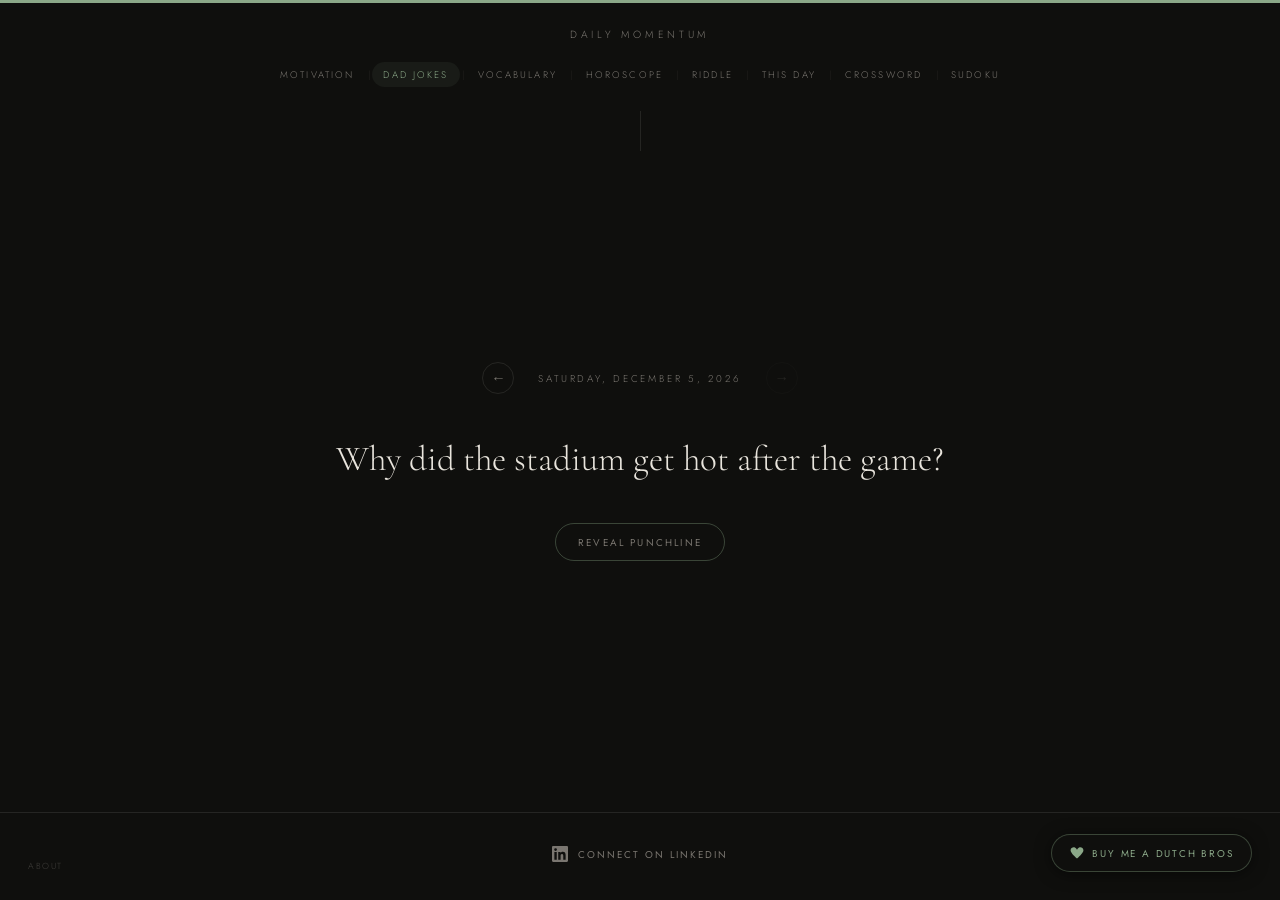
<file: dailymomentum/jokes.html>
<!DOCTYPE html>
<html lang="en">
<head>
<meta charset="UTF-8">
<meta name="viewport" content="width=device-width, initial-scale=1.0">
<title>Daily Momentum - Dad Jokes</title>
<link rel="preconnect" href="https://fonts.googleapis.com">
<link rel="preconnect" href="https://fonts.gstatic.com" crossorigin>
<link href="https://fonts.googleapis.com/css2?family=Cormorant+Garamond:ital,wght@0,300;0,400;1,300;1,400&family=Jost:wght@300;400;500&display=swap" rel="stylesheet">
<link rel="stylesheet" href="shared.css">
<style>
.joke-setup { font-family:'Cormorant Garamond',serif; font-size:clamp(1.5rem,3.5vw,2.2rem); font-weight:300; line-height:1.4; color:var(--ink); text-align:center; max-width:620px; margin-bottom:2.5rem; }
.punchline-wrap { text-align:center; }
.reveal-btn { background:none; border:1px solid var(--accent-dim); color:var(--muted); font-family:'Jost',sans-serif; font-size:0.62rem; letter-spacing:0.22em; text-transform:uppercase; padding:0.65rem 1.4rem; border-radius:2rem; cursor:pointer; transition:all 0.2s; }
.reveal-btn:hover { border-color:var(--accent); color:var(--accent); }
.punchline { font-family:'Cormorant Garamond',serif; font-size:clamp(1.4rem,3vw,2rem); font-style:italic; font-weight:300; color:var(--accent); text-align:center; max-width:580px; display:none; margin-top:0; }
.punchline.shown { display:block; animation:rise 0.6s cubic-bezier(0.22,1,0.36,1) forwards; }
</style>
</head>
<body>
<div class="top-rule"></div>
<p class="site-tag">Daily Momentum</p>
<nav>
  <a href="index.html" class="nav-link">Motivation</a><span class="nav-sep">|</span>
  <a href="jokes.html" class="nav-link active">Dad Jokes</a><span class="nav-sep">|</span>
  <a href="vocabulary.html" class="nav-link">Vocabulary</a><span class="nav-sep">|</span>
  <a href="horoscope.html" class="nav-link">Horoscope</a><span class="nav-sep">|</span>
  <a href="riddle.html" class="nav-link">Riddle</a><span class="nav-sep">|</span>
  <a href="history.html" class="nav-link">This Day</a><span class="nav-sep">|</span>
  <a href="crossword.html" class="nav-link">Crossword</a><span class="nav-sep">|</span>
  <a href="sudoku.html" class="nav-link">Sudoku</a>
</nav>
<div class="divider"></div>
<main>
  <div class="day-nav">
    <button class="day-nav-btn" id="prevBtn" onclick="changeDay(-1)">&#8592;</button>
    <span class="date-label" id="dateLabel"></span>
    <button class="day-nav-btn" id="nextBtn" onclick="changeDay(1)">&#8594;</button>
  </div>
  <div class="content-wrap" id="contentWrap">
    <p class="joke-setup" id="setup"></p>
    <div class="punchline-wrap">
      <button class="reveal-btn" id="revealBtn" onclick="revealPunchline()">Reveal punchline</button>
      <p class="punchline" id="punchline"></p>
    </div>
  </div>
</main>
<footer>
  <a href="https://www.linkedin.com/in/jebbreese/" class="linkedin-link" target="_blank" rel="noopener noreferrer">
    <svg xmlns="http://www.w3.org/2000/svg" viewBox="0 0 24 24"><path d="M20.447 20.452h-3.554v-5.569c0-1.328-.027-3.037-1.852-3.037-1.853 0-2.136 1.445-2.136 2.939v5.667H9.351V9h3.414v1.561h.046c.477-.9 1.637-1.85 3.37-1.85 3.601 0 4.267 2.37 4.267 5.455v6.286zM5.337 7.433a2.062 2.062 0 0 1-2.063-2.065 2.064 2.064 0 1 1 2.063 2.065zm1.782 13.019H3.555V9h3.564v11.452zM22.225 0H1.771C.792 0 0 .774 0 1.729v20.542C0 23.227.792 24 1.771 24h20.451C23.2 24 24 23.227 24 22.271V1.729C24 .774 23.2 0 22.222 0h.003z"/></svg>
    Connect on LinkedIn
  </a>
</footer>
<a href="https://paypal.me/jebbreese" class="donate-btn" target="_blank" rel="noopener noreferrer">
  <svg xmlns="http://www.w3.org/2000/svg" viewBox="0 0 24 24"><path d="M12 21.593c-5.63-5.539-11-10.297-11-14.402 0-3.791 3.068-5.191 5.281-5.191 1.312 0 4.151.501 5.719 4.457 1.59-3.968 4.464-4.447 5.726-4.447 2.54 0 5.274 1.621 5.274 5.181 0 4.069-5.136 8.625-11 14.402z"/></svg>
  Buy me a Dutch Bros
</a>
<script>
const jokes = [
  {s:"Why do scientists rarely tell jokes?",p:"Because they're afraid the jokes will fall flat."},
  {s:"I told my wife she was drawing her eyebrows too high.",p:"She looked surprised."},
  {s:"Why cannot a bicycle stand on its own?",p:"Because it is two-tired."},
  {s:"What do you call a fish without eyes?",p:"A fsh."},
  {s:"Did you hear about the mathematician who is afraid of negative numbers?",p:"He will stop at nothing to avoid them."},
  {s:"Why do cows wear bells?",p:"Because their horns do not work."},
  {s:"What did the ocean say to the beach?",p:"Nothing. It just waved."},
  {s:"I used to hate facial hair.",p:"But then it grew on me."},
  {s:"Why do seagulls fly over the sea?",p:"Because if they flew over the bay, they would be bagels."},
  {s:"What do you call fake spaghetti?",p:"An impasta."},
  {s:"How do you organize a space party?",p:"You planet."},
  {s:"Why did the scarecrow win an award?",p:"Because he was outstanding in his field."},
  {s:"I told my doctor I broke my arm in two places.",p:"He told me to stop going to those places."},
  {s:"What did one wall say to the other?",p:"I will meet you at the corner."},
  {s:"Why are elevator jokes so good?",p:"They work on many levels."},
  {s:"What do you call a bear with no teeth?",p:"A gummy bear."},
  {s:"I am on a seafood diet.",p:"Every time I see food, I eat it."},
  {s:"What do you call cheese that is not yours?",p:"Nacho cheese."},
  {s:"Why did the invisible man turn down the job offer?",p:"He just could not see himself doing it."},
  {s:"What do you call a sleeping dinosaur?",p:"A dino-snore."},
  {s:"Why do bees have sticky hair?",p:"Because they use honeycombs."},
  {s:"I only know 25 letters of the alphabet.",p:"I do not know why."},
  {s:"What do you call a row of rabbits hopping away?",p:"A receding hare-line."},
  {s:"Why cannot you trust an atom?",p:"Because they make up everything."},
  {s:"I asked the librarian if they had books about paranoia.",p:"She whispered, they are right behind you."},
  {s:"What did the janitor say when he jumped out of the closet?",p:"Supplies!"},
  {s:"Why do ducks always pay with cash?",p:"Because they always have bills."},
  {s:"I tried to come up with a carpentry joke.",p:"But I nailed it."},
  {s:"What do you call a man with a rubber toe?",p:"Roberto."},
  {s:"Why did the golfer bring extra pants?",p:"In case he got a hole in one."},
  {s:"What do you get when you cross a snowman and a vampire?",p:"Frostbite."},
  {s:"I asked my dog what two minus two is.",p:"He said nothing."},
  {s:"Why do cows have hooves instead of feet?",p:"Because they lactose."},
  {s:"What do you call a factory that makes okay products?",p:"A satisfactory."},
  {s:"Did you hear about the claustrophobic astronaut?",p:"He just needed a little space."},
  {s:"What do you call a pony with a cough?",p:"A little hoarse."},
  {s:"Why did the math book look so sad?",p:"Because it had too many problems."},
  {s:"I am reading a book about anti-gravity.",p:"It is impossible to put down."},
  {s:"What do you call a lazy kangaroo?",p:"A pouch potato."},
  {s:"Why did the tomato turn red?",p:"Because it saw the salad dressing."},
  {s:"What do you call a fake noodle?",p:"An impasta."},
  {s:"I would tell a joke about construction.",p:"But I am still working on it."},
  {s:"Why do fish live in salt water?",p:"Because pepper makes them sneeze."},
  {s:"What do you call an alligator in a vest?",p:"An investigator."},
  {s:"Did you hear about the guy who invented Lifesavers?",p:"He made a mint."},
  {s:"What do you call two birds in love?",p:"Tweethearts."},
  {s:"I burnt my Hawaiian pizza last night.",p:"I should have cooked it at aloha temperature."},
  {s:"Why do pancakes always win at baseball?",p:"They have the best batter."},
  {s:"What did one hat say to the other hat?",p:"You stay here, I will go on ahead."},
  {s:"Why did the bicycle fall over?",p:"Because it was two-tired."},
  {s:"I told my son I was named after Abraham Lincoln.",p:"He said, but your name is Greg."},
  {s:"What do you call a belt made of watches?",p:"A waist of time."},
  {s:"Why did the stadium get hot after the game?",p:"All the fans left."},
  {s:"What do you call a sad strawberry?",p:"A blueberry."},
  {s:"I have a joke about paper.",p:"It is tearable."},
  {s:"Why did the cowboy adopt a wiener dog?",p:"He was told to get a long little doggy."},
  {s:"What do Alexander the Great and Kermit the Frog have in common?",p:"The same middle name."},
  {s:"Why are frogs so happy?",p:"Because they eat whatever bugs them."},
  {s:"What do you call a computer that sings?",p:"A Dell."},
  {s:"I used to work in a shoe recycling shop.",p:"It was sole destroying."},
  {s:"Why do pirates not know the alphabet?",p:"They always get lost at C."},
  {s:"What did the left eye say to the right eye?",p:"Between you and me, something smells."},
  {s:"Why do ghosts like elevators?",p:"It lifts their spirits."},
  {s:"I went to the zoo and saw a baguette in a cage.",p:"The sign said it was bread in captivity."},
  {s:"What do you call a priest who becomes a lawyer?",p:"A father-in-law."},
  {s:"Why did the coffee file a police report?",p:"It got mugged."},
  {s:"I would avoid the sushi if I were you.",p:"It is a little fishy."},
  {s:"What do you call a stubborn angle?",p:"Rigidangle."},
  {s:"Why can not Elsa have a balloon?",p:"She will just let it go."},
  {s:"I am reading a horror novel in Braille.",p:"Something bad is going to happen. I can feel it."},
  {s:"What do you call a group of cows playing instruments?",p:"A moo-sical group."},
  {s:"Why did the chicken join a band?",p:"Because it had the drumsticks."},
  {s:"I am terrified of elevators.",p:"I am taking steps to avoid them."},
  {s:"What do you call a dog magician?",p:"A labracadabrador."},
  {s:"Why did the orange stop rolling down the hill?",p:"It ran out of juice."},
  {s:"What do you get when you cross a snowman and a dog?",p:"Frostbite."},
  {s:"I told my cat a joke.",p:"He did not laugh. Tough crowd."},
  {s:"What do you call a knight who is afraid to fight?",p:"Sir Render."},
  {s:"Why did the cookie cry?",p:"Because his father was a wafer so long."},
  {s:"I asked my French friend if he likes to play video games.",p:"He said, Wii."},
  {s:"What do you call a dinosaur that crashes their car?",p:"Tyrannosaurus wrecks."},
  {s:"Why do bees have such great hair?",p:"They use a honeycomb."},
  {s:"I went to buy some camouflage trousers.",p:"I could not find any."},
  {s:"What did the baby corn say to the mama corn?",p:"Where is pop corn?"},
  {s:"Why are skeletons so calm?",p:"Because nothing gets under their skin."},
  {s:"I told my wife she was drawing her eyebrows too low.",p:"She looked angry."},
  {s:"What do you call a bear that is caught in the rain?",p:"A drizzly bear."},
  {s:"Why did the gym close down?",p:"It just did not work out."},
  {s:"I have a joke about a short fortune-teller who escaped from prison.",p:"It was a small medium at large."},
  {s:"What do you call a dog that does magic tricks?",p:"A labracadabrador."},
  {s:"Why do trees seem suspicious on sunny days?",p:"They seem a little shady."},
  {s:"I used to be addicted to soap.",p:"But I am clean now."},
  {s:"What do you call a snowman who throws temper tantrums?",p:"A meltdown."},
  {s:"Why do birds fly south for the winter?",p:"Because it is too far to walk."},
  {s:"I am writing a book about hurricanes and tornadoes.",p:"It is just a series of drafts so far."},
  {s:"What do you call a sleeping T-Rex?",p:"A dino-snore."},
  {s:"Why did the golfer wear two pairs of pants?",p:"In case he got a hole in one."},
  {s:"What do sprinters eat before a race?",p:"Nothing. They fast."},
  {s:"I thought about going on an all-almond diet.",p:"But that is just nuts."},
  {s:"Why do bananas never get lonely?",p:"Because they come in bunches."},
  {s:"What do you call a goat that juggles?",p:"A billy idol."},
  {s:"I told my boss three companies were after me.",p:"He said he would have to let me go. Problem solved."},
  {s:"What do you call it when a snowman has a temper tantrum?",p:"A meltdown."},
  {s:"Why did the school bus driver quit?",p:"People kept driving her crazy."},
  {s:"What do you call a sad cup of coffee?",p:"A depresso."},
  {s:"I bought shoes from a drug dealer.",p:"I do not know what he laced them with, but I was tripping all day."},
  {s:"Why do penguins always carry fish in their beaks?",p:"Because they do not have pockets."},
  {s:"What do you call a fish with two knees?",p:"A two-knee fish."},
  {s:"I am so good at sleeping.",p:"I can do it with my eyes closed."},
  {s:"What do you call a bee that cannot make up its mind?",p:"A maybe."},
  {s:"Why can not a nose be 12 inches long?",p:"Because then it would be a foot."},
  {s:"I am on a whiskey diet.",p:"I have lost three days already."},
  {s:"What do you call a can opener that does not work?",p:"A can not opener."},
  {s:"Why did the picture go to jail?",p:"Because it was framed."},
  {s:"I used to think I was indecisive.",p:"Now I am not so sure."},
  {s:"What do you call a man who cannot stand?",p:"Neil."},
  {s:"Why do cows have hooves?",p:"Because they lactose."},
  {s:"I told my wife she should do lunges to stay in shape.",p:"That would be a big step forward."},
  {s:"What do you call a dog that can do magic?",p:"A labracadabrador."},
  {s:"Why did the tomato blush?",p:"Because it saw the salad dressing."},
  {s:"I gave my friend 10 puns hoping one would make him laugh.",p:"No pun in ten did."},
  {s:"What do you call a polite motorcycle?",p:"A civil-ian."},
  {s:"Why do eggs tell jokes?",p:"To crack each other up."},
  {s:"I asked the bank about a joint account.",p:"They said, sure, who is joining?"},
  {s:"What do you call a line of rabbits walking backwards?",p:"A receding hare-line."},
  {s:"Why did the gym teacher go to jail?",p:"He was caught trying to stretch the truth."},
  {s:"I have a fear of speed bumps.",p:"But I am slowly getting over it."},
  {s:"What do you call a crowd of chess players bragging about their games?",p:"Chess nuts boasting in an open foyer."},
  {s:"Why do pancakes always win at poker?",p:"Because they always have the best hand."},
  {s:"I tried writing a joke about clocks.",p:"It was just a waste of time."},
  {s:"What do you call a scientist who loves to cook?",p:"A chemis-tree."},
  {s:"Why did the butcher work extra hours?",p:"He wanted to make ends meat."},
  {s:"I was wondering why the ball kept getting bigger.",p:"Then it hit me."},
  {s:"What do you call a dog that tells time?",p:"A watch dog."},
  {s:"Why do mountain climbers never get hungry?",p:"Because they are always above the snack level."},
  {s:"I asked my dog what seven minus seven is.",p:"He said zero."},
  {s:"What do you call a belt that holds up pants with jokes in the pockets?",p:"A waist of time."},
  {s:"Why do sea lions always get great deals?",p:"Because they are always on the beach looking for sales."},
  {s:"I tried to catch some fog earlier.",p:"I mist."},
  {s:"What do you call a pile of cats?",p:"A meow-ntain."},
  {s:"Why is grass so dangerous?",p:"Because it is full of blades."},
  {s:"I told my wife she was putting her makeup on wrong.",p:"She gave me a look I could not make up."},
  {s:"What do you call a map drawn by a sheep?",p:"A lamb-scape."},
  {s:"Why do cows have bells?",p:"Because their horns are just for decoration."},
  {s:"I would tell you a construction pun.",p:"But I am still working on it."},
  {s:"What do you call a train that sneezes?",p:"Achoo choo train."},
  {s:"Why did the teacher wear sunglasses to class?",p:"Because her students were so bright."},
  {s:"I used to hate vegetable puns.",p:"But that was before I turnip."},
  {s:"What do you call a musician without a girlfriend?",p:"Homeless."},
  {s:"Why did the melon jump into the lake?",p:"Because it wanted to be a watermelon."},
  {s:"I told a bad joke about infinity.",p:"It never gets old."},
  {s:"What do you call a fish in a tie?",p:"Sofishticated."},
  {s:"Why do birds sing in the morning?",p:"Because they do not have phones."},
  {s:"I could not figure out why the baseball kept getting larger.",p:"Then it hit me."},
  {s:"What do you call a dinosaur who is always on time?",p:"A prontosaurus."},
  {s:"Why did the banana go to the doctor?",p:"Because it was not peeling well."},
  {s:"I tried to catch some fog this morning.",p:"I mist."},
  {s:"What do you call a factory that sells passable products?",p:"A satisfactory."},
  {s:"Why did the scarecrow become a motivational speaker?",p:"He was outstanding in his field."},
  {s:"I am reading a great book about glue.",p:"I cannot put it down."},
  {s:"What do you call a horse that lives next door?",p:"A neigh-bor."},
  {s:"Why are astronauts always calm?",p:"Because there is no pressure in space."},
  {s:"I told my wife she was drawing her nose wrong.",p:"She drew blood."},
  {s:"What do you call a sleeping volcano?",p:"A lava napper."},
  {s:"Why did the orange lose the race?",p:"It ran out of juice."},
  {s:"I asked a librarian if they had books about conspiracy theories.",p:"She said they were in the back, but I might not find them."},
  {s:"What do you call a knight who is always getting lost?",p:"Sir Cumference."},
  {s:"Why do cows like watching comedies?",p:"Because they like a good moo-vie."},
  {s:"I tried to come up with a plumbing pun.",p:"But all my ideas just went down the drain."},
  {s:"What do you call a dog that can tell time?",p:"A watchdog."},
  {s:"Why did the bicycle chain break up with the gear?",p:"It was tired of going around in circles."},
  {s:"I wrote a book on reverse psychology.",p:"Do not read it."},
  {s:"What do you call a cloud that hurts someone?",p:"A thunderclap."},
  {s:"Why did the rubber band go to school?",p:"Because it wanted to get a little stretch of education."},
  {s:"I saw a documentary about beavers.",p:"Best dam thing I have ever seen."},
  {s:"What do you call a sleeping tyrannosaurus?",p:"A dino-snore."},
  {s:"Why did the weather vane get an award?",p:"Because it was outstanding in its field."},
  {s:"I have a great joke about insomnia.",p:"But I will keep you up with the details."},
  {s:"What do you call a dog that does not bark?",p:"A hush puppy."},
  {s:"Why did the bicycle chain go to therapy?",p:"It kept going around in circles."},
  {s:"I once told a joke about bananas.",p:"It had great a-peel."},
  {s:"What do you call a judge who loves bowling?",p:"The Honorable Pin Head."},
  {s:"Why did the clock go back to school?",p:"It wanted to learn the second hand."},
  {s:"I am writing a book about negative numbers.",p:"I promise it will not be a minus read."},
  {s:"What do you call a pencil that can run fast?",p:"A race to the point."},
  {s:"Why did the chef get arrested?",p:"He was caught beating the eggs."},
  {s:"I bought a suit made of iron.",p:"It is wrinkle-free but hard to sit in."},
  {s:"What do you call a goat that can tell the future?",p:"A nanny prophet."},
  {s:"Why did the bucket go to the doctor?",p:"It had a pail complexion."},
  {s:"I told a joke about a roof.",p:"It went way over your head."},
  {s:"What do you call a very small steak?",p:"A little cut above the rest."},
  {s:"Why did the frog take the bus?",p:"Its car got toad."},
  {s:"I have a joke about an elevator.",p:"It works on so many levels."},
  {s:"What do you call a dishonest pencil?",p:"A sharp liar."},
  {s:"Why did the cookie go to the doctor?",p:"Because it was feeling crumbly."},
  {s:"I told my friend a joke about broken pencils.",p:"It was pointless."},
  {s:"What do you call a flying police officer?",p:"A heli-copper."},
  {s:"Why did the table go to school?",p:"To get a little more board."},
  {s:"I tried to come up with a vegetable joke.",p:"But I am drawing a blank, like a blank-et of snow on a field."},
  {s:"What do you call a cold dog sitting on a rabbit?",p:"A chili dog on a bun."},
  {s:"Why can not you play cards in the jungle?",p:"Too many cheetahs."},
  {s:"I had a dream about mufflers last night.",p:"I woke up exhausted."},
  {s:"What do you call a person who is scared of Santa Claus?",p:"Claustrophobic."},
  {s:"Why was the math teacher late to work?",p:"She took the rhombus."},
  {s:"I tried to take a selfie in the shower.",p:"It came out all steamed up."},
  {s:"What do you call a bear without any teeth?",p:"A gummy bear."},
  {s:"Why did the bucket win the talent show?",p:"It was outstanding in its field."},
  {s:"I told a really good joke about chemistry.",p:"I got a great reaction."},
  {s:"What do you call a boomerang that does not come back?",p:"A stick."},
  {s:"Why did the piano player keep hitting the keys?",p:"Because they were a natural."},
  {s:"I was going to tell a time-travel joke.",p:"But you did not like it."},
  {s:"What do you call a snowman who tells jokes?",p:"A comic-flake."},
  {s:"Why do cows go to New York?",p:"To see the moosicals."},
  {s:"I told my wife she puts too much emphasis on money.",p:"She looked at me and said, dollars to donuts you are wrong."},
  {s:"What do you call a rabbit with fleas?",p:"Bugs Bunny."},
  {s:"Why did the shoe go to school?",p:"To get a little sole."},
  {s:"I am thinking about removing my spine.",p:"I feel like it is only holding me back."},
  {s:"What do you call a snowman in July?",p:"A puddle."},
  {s:"Why do frogs like the internet?",p:"Because they love the web."},
  {s:"I got a job at a bakery because I kneaded dough.",p:"Turns out I was not on a roll."},
  {s:"What do you call a cow with no legs?",p:"Ground beef."},
  {s:"Why did the student eat his homework?",p:"Because the teacher told him it was a piece of cake."},
  {s:"I tried to make a belt out of watches.",p:"It was a waist of time."},
  {s:"What do you call a sleeping bull?",p:"A bulldozer."},
  {s:"Why did the vegetable garden win an award?",p:"Because it had outstanding rows."},
  {s:"I have a joke about unemployment.",p:"But it just does not work."},
  {s:"What do you call a dog that can play piano?",p:"A pooch Beethoven."},
  {s:"Why did the lamp go to school?",p:"To get a little brighter."},
  {s:"I tried to make a joke about pizza.",p:"It was a real slice."},
  {s:"What do you call a superhero who loves to cook?",p:"Thor-tilla."},
  {s:"Why did the toilet paper roll down the hill?",p:"To get to the bottom."},
  {s:"I have a fear of giants.",p:"I am slowly getting over it, but it is a tall order."},
  {s:"What do you call a ghost who tells jokes?",p:"A boo-rrilla comedian."},
  {s:"Why did the banana go to the hair salon?",p:"It had too many split ends."},
  {s:"I have a dog who loves yoga.",p:"He is a real downward dog."},
  {s:"What do you call a sneezing train?",p:"Achoo-choo train."},
  {s:"Why did the grape stop in the middle of the road?",p:"Because it ran out of juice."},
  {s:"I told a joke about a window.",p:"It was just too pane-ful."},
  {s:"What do you call a sleeping judge?",p:"Court dismissed."},
  {s:"Why did the music teacher need a ladder?",p:"To reach the high notes."},
  {s:"I have a joke about a door.",p:"But I do not want to keep knocking it."},
  {s:"What do you call a superhero who is terrible at their job?",p:"A super-zero."},
  {s:"Why did the computer take an aspirin?",p:"Because it had a virus."},
  {s:"I tried to come up with a gardening joke.",p:"I am still mulling it over."},
  {s:"What do you call a shark that delivers presents?",p:"Santa Jaws."},
  {s:"Why did the belt get arrested?",p:"It was holding up a pair of pants."},
  {s:"I have a joke about a paper bag.",p:"Never mind, it is just a bunch of hot air."},
  {s:"What do you call a deer with no eyes?",p:"No eye deer."},
  {s:"Why did the banana go to the party?",p:"Because it was a-peeling."},
  {s:"I tried to catch some sleep.",p:"But it kept falling through my fingers."},
  {s:"What do you call a grumpy cat?",p:"A sour-puss."},
  {s:"Why did the umbrella go to school?",p:"To learn to cover more ground."},
  {s:"I have a joke about construction paper.",p:"I am still cutting it down to size."},
  {s:"What do you call a pig that does karate?",p:"A pork chop."},
  {s:"Why did the egg go to school?",p:"To get a little egg-ucation."},
  {s:"I was going to give up telling dad jokes.",p:"But I figured I would give it one more shot."},
  {s:"What do you call a hen who counts her eggs?",p:"A mathemachicken."},
  {s:"Why did the mop go to school?",p:"To sweep up some knowledge."},
  {s:"I have a joke about a book.",p:"But I do not want to chapter and verse it."},
  {s:"What do you call a funny mountain?",p:"Hill-arious."},
  {s:"Why did the broom win the race?",p:"Because it swept the competition."},
  {s:"I have a great idea for a movie about a broken clock.",p:"It is about time."},
  {s:"What do you call a sleeping iguana?",p:"A rep-tile."},
  {s:"Why did the teddy bear say no to dessert?",p:"Because she was already stuffed."},
  {s:"I have a lot of jokes about retirement.",p:"None of them work."},
  {s:"What do you call a flying teacher?",p:"A high school teacher."},
  {s:"Why did the lemon go to the doctor?",p:"Because it was feeling a little sour."},
  {s:"I tried to write a story about a pencil.",p:"But I kept drawing a blank."},
  {s:"What do you call a fast zombie?",p:"A zoombie."},
  {s:"Why did the electrician win an award?",p:"He was outstanding in his field."},
  {s:"I told my dog a joke and he laughed.",p:"He has a great sense of humor."},
  {s:"What do you call a bee that cannot make honey?",p:"A wanna-bee."},
  {s:"Why did the kitchen scales go to school?",p:"To learn how to weigh in."},
  {s:"I have a joke about a staircase.",p:"It has many steps."},
  {s:"What do you call a fish who practices medicine?",p:"A sturgeon."},
  {s:"Why did the detective become a baker?",p:"Because he wanted to catch a crook."},
  {s:"I tried to write a book about clocks.",p:"But time was not on my side."},
  {s:"What do you call a noisy bird?",p:"A tweet-er."},
  {s:"Why did the cow go to space?",p:"To see the moo-n."},
  {s:"I have been making jokes about unemployed people.",p:"Eventually they will get the work."},
  {s:"What do you call a magical dog?",p:"A labracadabrador."},
  {s:"Why are cats so bad at card games?",p:"Because they always show their hand."},
  {s:"I told my friend a joke about the ocean.",p:"He was floored."},
  {s:"What do you call a snowman that tells lies?",p:"A snow-flake."},
  {s:"Why did the tailor win an award?",p:"Because he was outstanding in his hem."},
  {s:"I made a pencil with two erasers.",p:"It was pointless."}
];

function getDayOfYear(date) {
  const start = new Date(date.getFullYear(), 0, 0);
  return Math.floor((date - start) / 86400000);
}
function formatDate(date) {
  return date.toLocaleDateString('en-US', { weekday:'long', month:'long', day:'numeric', year:'numeric' });
}

const today = new Date(); today.setHours(0,0,0,0);
let offset = 0;

function render() {
  const d = new Date(today); d.setDate(d.getDate() + offset);
  const day = getDayOfYear(d);
  const idx = ((day - 1) % jokes.length + jokes.length) % jokes.length;
  document.getElementById('dateLabel').textContent = formatDate(d);
  document.getElementById('setup').textContent = jokes[idx].s;
  document.getElementById('punchline').textContent = jokes[idx].p;
  document.getElementById('punchline').classList.remove('shown');
  document.getElementById('revealBtn').style.display = 'inline-flex';
  document.getElementById('prevBtn').disabled = offset <= -30;
  document.getElementById('nextBtn').disabled = offset >= 0;
  const w = document.getElementById('contentWrap');
  w.style.animation = 'none'; w.offsetHeight; w.style.animation = '';
}

function revealPunchline() {
  document.getElementById('revealBtn').style.display = 'none';
  document.getElementById('punchline').classList.add('shown');
}

function changeDay(dir) { offset += dir; render(); }
render();
</script>
<a href="about.html" class="about-link">About</a>
</body>
</html>
</file>
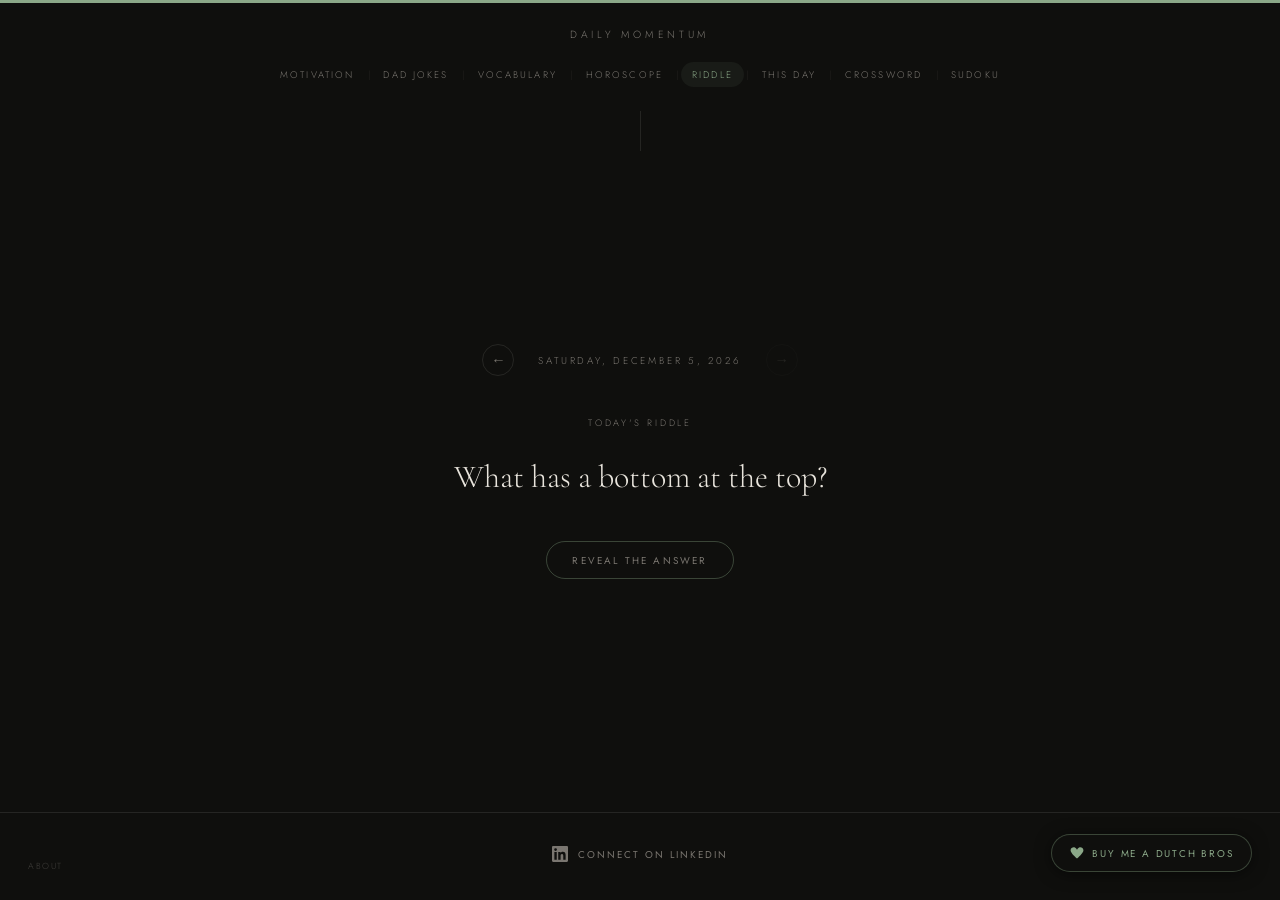
<file: dailymomentum/riddle.html>
<!DOCTYPE html>
<html lang="en">
<head>
<meta charset="UTF-8">
<meta name="viewport" content="width=device-width, initial-scale=1.0">
<title>Daily Momentum - Riddle</title>
<link rel="preconnect" href="https://fonts.googleapis.com">
<link rel="preconnect" href="https://fonts.gstatic.com" crossorigin>
<link href="https://fonts.googleapis.com/css2?family=Cormorant+Garamond:ital,wght@0,300;0,400;1,300;1,400&family=Jost:wght@300;400;500&display=swap" rel="stylesheet">
<link rel="stylesheet" href="shared.css">
<style>
.riddle-label { font-size:0.58rem; letter-spacing:0.3em; text-transform:uppercase; color:var(--muted); margin-bottom:1.5rem; text-align:center; }
.riddle-text { font-family:'Cormorant Garamond',serif; font-size:clamp(1.4rem,3.2vw,2rem); font-weight:300; line-height:1.5; color:var(--ink); text-align:center; max-width:600px; margin-bottom:2.5rem; }
.answer-wrap { text-align:center; }
.reveal-btn { background:none; border:1px solid var(--accent-dim); color:var(--muted); font-family:'Jost',sans-serif; font-size:0.62rem; letter-spacing:0.22em; text-transform:uppercase; padding:0.65rem 1.6rem; border-radius:2rem; cursor:pointer; transition:all 0.2s; }
.reveal-btn:hover { border-color:var(--accent); color:var(--accent); }
.answer-label { font-size:0.55rem; letter-spacing:0.28em; text-transform:uppercase; color:var(--muted); margin-bottom:0.6rem; display:none; }
.answer-text { font-family:'Cormorant Garamond',serif; font-size:clamp(1.3rem,3vw,1.8rem); font-style:italic; color:var(--accent); display:none; animation:rise 0.6s cubic-bezier(0.22,1,0.36,1) forwards; }
.answer-text.shown, .answer-label.shown { display:block; }
</style>
</head>
<body>
<div class="top-rule"></div>
<p class="site-tag">Daily Momentum</p>
<nav>
  <a href="index.html" class="nav-link">Motivation</a><span class="nav-sep">|</span>
  <a href="jokes.html" class="nav-link">Dad Jokes</a><span class="nav-sep">|</span>
  <a href="vocabulary.html" class="nav-link">Vocabulary</a><span class="nav-sep">|</span>
  <a href="horoscope.html" class="nav-link">Horoscope</a><span class="nav-sep">|</span>
  <a href="riddle.html" class="nav-link active">Riddle</a><span class="nav-sep">|</span>
  <a href="history.html" class="nav-link">This Day</a><span class="nav-sep">|</span>
  <a href="crossword.html" class="nav-link">Crossword</a><span class="nav-sep">|</span>
  <a href="sudoku.html" class="nav-link">Sudoku</a>
</nav>
<div class="divider"></div>
<main>
  <div class="day-nav">
    <button class="day-nav-btn" id="prevBtn" onclick="changeDay(-1)">&#8592;</button>
    <span class="date-label" id="dateLabel"></span>
    <button class="day-nav-btn" id="nextBtn" onclick="changeDay(1)">&#8594;</button>
  </div>
  <div class="content-wrap" id="contentWrap">
    <p class="riddle-label">Today's riddle</p>
    <p class="riddle-text" id="riddleText"></p>
    <div class="answer-wrap">
      <button class="reveal-btn" id="revealBtn" onclick="revealAnswer()">Reveal the answer</button>
      <p class="answer-label" id="answerLabel">The answer</p>
      <p class="answer-text" id="answerText"></p>
    </div>
  </div>
</main>
<footer>
  <a href="https://www.linkedin.com/in/jebbreese/" class="linkedin-link" target="_blank" rel="noopener noreferrer">
    <svg xmlns="http://www.w3.org/2000/svg" viewBox="0 0 24 24"><path d="M20.447 20.452h-3.554v-5.569c0-1.328-.027-3.037-1.852-3.037-1.853 0-2.136 1.445-2.136 2.939v5.667H9.351V9h3.414v1.561h.046c.477-.9 1.637-1.85 3.37-1.85 3.601 0 4.267 2.37 4.267 5.455v6.286zM5.337 7.433a2.062 2.062 0 0 1-2.063-2.065 2.064 2.064 0 1 1 2.063 2.065zm1.782 13.019H3.555V9h3.564v11.452zM22.225 0H1.771C.792 0 0 .774 0 1.729v20.542C0 23.227.792 24 1.771 24h20.451C23.2 24 24 23.227 24 22.271V1.729C24 .774 23.2 0 22.222 0h.003z"/></svg>
    Connect on LinkedIn
  </a>
</footer>
<a href="https://paypal.me/jebbreese" class="donate-btn" target="_blank" rel="noopener noreferrer">
  <svg xmlns="http://www.w3.org/2000/svg" viewBox="0 0 24 24"><path d="M12 21.593c-5.63-5.539-11-10.297-11-14.402 0-3.791 3.068-5.191 5.281-5.191 1.312 0 4.151.501 5.719 4.457 1.59-3.968 4.464-4.447 5.726-4.447 2.54 0 5.274 1.621 5.274 5.181 0 4.069-5.136 8.625-11 14.402z"/></svg>
  Buy me a Dutch Bros
</a>
<script>
const riddles = [
  {q:"I speak without a mouth and hear without ears. I have no body, but I come alive with the wind. What am I?",a:"An echo"},
  {q:"The more you take, the more you leave behind. What am I?",a:"Footsteps"},
  {q:"I have cities, but no houses live there. I have mountains, but no trees grow there. I have water, but no fish swim in it. I have roads, but no cars drive on them. What am I?",a:"A map"},
  {q:"What can you break, even if you never pick it up or touch it?",a:"A promise"},
  {q:"I am always in front of you but cannot be seen. What am I?",a:"The future"},
  {q:"What has hands but cannot clap?",a:"A clock"},
  {q:"The more you have of it, the less you see. What is it?",a:"Darkness"},
  {q:"I have a head and a tail but no body. What am I?",a:"A coin"},
  {q:"What gets wetter the more it dries?",a:"A towel"},
  {q:"I can fly without wings, cry without eyes. Wherever I go, darkness follows me. What am I?",a:"A cloud"},
  {q:"What has teeth but cannot bite?",a:"A comb"},
  {q:"I am taken from a mine and shut up in a wooden case. I am never released, and yet I am used by almost everyone. What am I?",a:"A pencil"},
  {q:"What can run but never walks, has a mouth but never talks, has a head but never weeps, has a bed but never sleeps?",a:"A river"},
  {q:"The person who makes it does not need it. The person who buys it does not use it. The person who uses it does not know they are using it. What is it?",a:"A coffin"},
  {q:"I have no life, but I can die. What am I?",a:"A battery"},
  {q:"What is full of holes but still holds water?",a:"A sponge"},
  {q:"What is always coming but never arrives?",a:"Tomorrow"},
  {q:"The more you take away from me, the bigger I become. What am I?",a:"A hole"},
  {q:"What has one eye but cannot see?",a:"A needle"},
  {q:"I turn once, what is out will not get in. I turn again, what is in will not get out. What am I?",a:"A key"},
  {q:"What can you catch but not throw?",a:"A cold"},
  {q:"I am light as a feather, yet the strongest person cannot hold me for more than a few minutes. What am I?",a:"Breath"},
  {q:"What goes up but never comes back down?",a:"Your age"},
  {q:"What has four legs in the morning, two in the afternoon, and three in the evening?",a:"A human being, across the stages of life"},
  {q:"What tastes better than it smells?",a:"A tongue"},
  {q:"The more you feed it, the more it grows. Give it water and it dies. What is it?",a:"Fire"},
  {q:"What is so fragile that saying its name breaks it?",a:"Silence"},
  {q:"I am an odd number. Take away a letter and I become even. What number am I?",a:"Seven"},
  {q:"What word becomes shorter when you add two letters to it?",a:"Short"},
  {q:"What comes once in a minute, twice in a moment, but never in a thousand years?",a:"The letter M"},
  {q:"I have no wings but I can fly. I have no eyes but I can cry. What am I?",a:"A cloud"},
  {q:"What building has the most stories?",a:"A library"},
  {q:"Forward I am heavy. Backward I am not. What am I?",a:"A ton"},
  {q:"What can you hold in your right hand but never in your left hand?",a:"Your left hand"},
  {q:"What goes up and down but never moves?",a:"A staircase"},
  {q:"I am not alive, but I grow. I have no lungs, but I need air. I have no mouth, but water kills me. What am I?",a:"Fire"},
  {q:"What is seen in the middle of March and April that cannot be seen at the beginning or end of either month?",a:"The letter R"},
  {q:"What can fill a room but takes up no space?",a:"Light"},
  {q:"What is always in front of you but cannot be seen?",a:"The future"},
  {q:"A man walks into a room with a match. The room has a fireplace, an oil lamp, and a candle. Which does he light first?",a:"The match"},
  {q:"What has a bottom at the top?",a:"Your legs"},
  {q:"I have keys but no locks. I have space but no room. You can enter but cannot go inside. What am I?",a:"A keyboard"},
  {q:"What runs all around a backyard, yet never moves?",a:"A fence"},
  {q:"What has a neck but no head?",a:"A bottle"},
  {q:"What is always answered without being asked a question?",a:"A doorbell"},
  {q:"I go in hard, come out soft, and you blow me. What am I?",a:"Chewing gum"},
  {q:"I have branches but no fruit, no trunk, and no leaves. What am I?",a:"A bank"},
  {q:"What is black when you buy it, red when you use it, and gray when you throw it away?",a:"Charcoal"},
  {q:"I have a thousand needles but I do not sew. What am I?",a:"A porcupine"},
  {q:"What is it that you must give before you can keep it?",a:"Your word"},
  {q:"What begins with T, ends with T, and has T in it?",a:"A teapot"},
  {q:"What is it that lives if it is fed, and dies if you give it a drink?",a:"Fire"},
  {q:"A cowboy rode into town on Friday, stayed three days, and rode out on Friday. How?",a:"His horse's name was Friday"},
  {q:"What question can you never answer yes to honestly?",a:"Are you asleep?"},
  {q:"What has words but never speaks?",a:"A book"},
  {q:"What is harder to catch the faster you run?",a:"Your breath"},
  {q:"What do you bury when it is alive and dig up when it is dead?",a:"A plant"},
  {q:"I have lakes with no water, mountains with no stone, and cities with no buildings. What am I?",a:"A map"},
  {q:"What invention lets you look right through a wall?",a:"A window"},
  {q:"What is it the more you take, the more you leave behind?",a:"Footsteps"},
  {q:"What walks on four legs in the morning, two at noon, and three at night?",a:"A human being"},
  {q:"What is too much for one, enough for two, and nothing for three?",a:"A secret"},
  {q:"I am the beginning of the end, the end of every place. I am the beginning of eternity, the end of time and space. What am I?",a:"The letter E"},
  {q:"What gets bigger every time you take from it?",a:"A hole"},
  {q:"What can you keep after giving it to someone else?",a:"Your word"},
  {q:"I look flat but I am deep, hidden in chambers, stripping color from everything I see. What am I?",a:"A shadow"},
  {q:"What starts with E, ends with E, and only has one letter in it?",a:"An envelope"},
  {q:"What is at the end of a rainbow?",a:"The letter W"},
  {q:"What word is spelled incorrectly in every single dictionary?",a:"Incorrectly"},
  {q:"What kind of room has no doors or windows?",a:"A mushroom"},
  {q:"David's father has three sons: Snap, Crackle, and who?",a:"David"},
  {q:"What is the next letter in this sequence: J F M A M J J A S O N?",a:"D, for December"},
  {q:"If you have me, you want to share me. If you share me, you no longer have me. What am I?",a:"A secret"},
  {q:"What has four wheels and flies?",a:"A garbage truck"},
  {q:"What do you call a bear with no teeth?",a:"A gummy bear"},
  {q:"I am not a ghost, but I can walk through walls. What am I?",a:"A shadow"},
  {q:"What can you hold without using your hands?",a:"Your breath"},
  {q:"What belongs to you but other people use it more than you do?",a:"Your name"},
  {q:"What is orange and sounds like a parrot?",a:"A carrot"},
  {q:"What do you throw out when you want to use it, and take in when you do not want to use it?",a:"An anchor"},
  {q:"If two is company and three is a crowd, what are four and five?",a:"Nine"},
  {q:"What do you call it when your parachute does not open?",a:"Jumping to a conclusion"},
  {q:"What jumps when it walks and sits when it stands?",a:"A kangaroo"},
  {q:"What can travel around the world while staying in a corner?",a:"A stamp"},
  {q:"What gets sharper the more you use it?",a:"Your mind"},
  {q:"I am not alive but I can grow. I do not have lungs but I need air. What am I?",a:"Fire"},
  {q:"What has many keys but cannot open a single lock?",a:"A piano"},
  {q:"What do you put in a barrel to make it lighter?",a:"A hole"},
  {q:"You see a house with two doors. One leads to certain death, one to freedom. There are two guards: one always lies, one always tells the truth. You get one question to ask one guard. What do you ask?",a:"Ask either guard: which door would the other guard say leads to freedom? Then take the opposite door."},
  {q:"What number do you get when you multiply all the numbers on a telephone keypad?",a:"Zero, because of the zero key"},
  {q:"I start with M, end with X, and have never in it. What am I?",a:"Mailbox"},
  {q:"What kind of coat is best put on wet?",a:"A coat of paint"},
  {q:"What can you lose but not find again?",a:"Time"},
  {q:"What is full during the day and empty at night?",a:"A shoe"},
  {q:"I am a word of letters three. Add two and fewer there will be. What am I?",a:"Few"},
  {q:"A woman shoots her husband. Then she holds him underwater for over five minutes. A little while later, they go to dinner together. How?",a:"She took his photograph and developed it in a darkroom"},
  {q:"What is seen in the water and in the sky, is everywhere yet nowhere, and has no weight?",a:"A reflection"},
  {q:"How far can a dog run into the woods?",a:"Halfway, then it is running out"},
  {q:"What has one head, one foot, and four legs?",a:"A bed"},
  {q:"What goes through cities and fields, over mountains and under water, but never moves?",a:"A road"},
  {q:"I am the only thing that always tells the truth. I show off everything that I see. I come in all shapes and sizes. What am I?",a:"A mirror"},
  {q:"What runs but has no legs, mouth, but never talks, and a bed but never sleeps?",a:"A river"},
  {q:"What has a face and two hands but no arms or legs?",a:"A clock"},
  {q:"What gets broken without being held?",a:"A promise"},
  {q:"I can be cracked, made, told, and played. What am I?",a:"A joke"},
  {q:"What is yours but your friends use it more than you do?",a:"Your name"},
  {q:"What five letter word stays the same when you take away the first, third, and last letter?",a:"Empty"},
  {q:"What has many teeth but cannot bite?",a:"A zipper"},
  {q:"What do you answer every day but it never asks you a question?",a:"Your phone"},
  {q:"What is the longest word in the dictionary?",a:"Smiles, because there is a mile between each S"},
  {q:"What three consecutive days of the week start with the letter T?",a:"Tuesday, Thursday, Today"},
  {q:"If I have it, I do not share it. If I share it, I do not have it. What is it?",a:"A secret"},
  {q:"What two things can you never eat for breakfast?",a:"Lunch and dinner"},
  {q:"A truck driver is going the wrong way down a one-way street. A police officer sees him but does nothing. Why?",a:"The truck driver was walking"},
  {q:"What can you make that no one, not even you, can see?",a:"Noise"},
  {q:"The more you remove from me, the larger I get. What am I?",a:"A hole"},
  {q:"What starts with an E but only has one letter?",a:"An envelope"},
  {q:"I have no beginning, middle, or end. What am I?",a:"A circle"},
  {q:"What is it that no man ever yet did see, which never was, but always is to be?",a:"Tomorrow"},
  {q:"I am always hungry and must always be fed. The finger I lick will soon turn red. What am I?",a:"Fire"},
  {q:"What can go up a chimney down, but not down a chimney up?",a:"An umbrella"},
  {q:"A man is found dead in the desert with a pack on his back. What happened?",a:"His parachute did not open"},
  {q:"The more of me there is, the less you see. What am I?",a:"Fog"},
  {q:"What is as big as an elephant but weighs absolutely nothing?",a:"An elephant's shadow"},
  {q:"What begins and has no end, and is the ending of all that begins?",a:"Death"},
  {q:"What kind of tree can you carry in your hand?",a:"A palm"},
  {q:"What goes around and around the wood but never goes into the wood?",a:"The bark of a tree"},
  {q:"What is brown and sticky?",a:"A stick"},
  {q:"I have no eyes, no ears, no mouth, and no nose, but I can smell trouble from miles away. What am I?",a:"A skunk"},
  {q:"What month has 28 days?",a:"All of them"},
  {q:"What can you serve but never eat?",a:"A tennis ball"},
  {q:"What is bought by the yard and worn by the foot?",a:"Carpet"},
  {q:"You see me once in June, twice in November, and not at all in May. What am I?",a:"The letter E"},
  {q:"What comes down but never goes up?",a:"Rain"},
  {q:"What is the center of gravity?",a:"The letter V"},
  {q:"What kind of ship has two mates but no captain?",a:"A courtship"},
  {q:"What word contains all twenty-six letters?",a:"Alphabet"},
  {q:"What can be swallowed, but can also swallow you?",a:"Pride"},
  {q:"The eight of us go forth not back to protect our king from a foe's attack. What are we?",a:"Chess pawns"},
  {q:"I am always there, something just beyond your reach, but take one step toward me and I retreat. What am I?",a:"The horizon"},
  {q:"Name the most recent year in which New Year's came before Christmas.",a:"Every year, New Year's Day is January 1 and Christmas is December 25"},
  {q:"A woman has five daughters. Each daughter has one brother. How many children does the woman have?",a:"Six, five daughters and one brother shared by all"},
  {q:"What runs around the whole yard without moving?",a:"A fence"},
  {q:"What flies without wings, leaves without ever going, and sees without eyes?",a:"Time"},
  {q:"What is put on a table, cut, but never eaten?",a:"A deck of cards"},
  {q:"What word in the English language is always spelled incorrectly?",a:"Incorrectly"},
  {q:"Where does Friday come before Thursday?",a:"In the dictionary"},
  {q:"What is the only English word that ends in the letters MT?",a:"Dreamt"},
  {q:"What breaks but never falls, and falls but never breaks?",a:"Day and night"}
];

function getDayOfYear(date) {
  const start = new Date(date.getFullYear(), 0, 0);
  return Math.floor((date - start) / 86400000);
}
function formatDate(date) {
  return date.toLocaleDateString('en-US', {weekday:'long',month:'long',day:'numeric',year:'numeric'});
}

const today = new Date(); today.setHours(0,0,0,0);
let offset = 0;

function render() {
  const d = new Date(today); d.setDate(d.getDate() + offset);
  const day = getDayOfYear(d);
  const idx = ((day - 1) % riddles.length + riddles.length) % riddles.length;
  document.getElementById('dateLabel').textContent = formatDate(d);
  document.getElementById('riddleText').textContent = riddles[idx].q;
  document.getElementById('answerText').textContent = riddles[idx].a;
  document.getElementById('answerText').classList.remove('shown');
  document.getElementById('answerLabel').classList.remove('shown');
  document.getElementById('revealBtn').style.display = 'inline-block';
  document.getElementById('prevBtn').disabled = offset <= -30;
  document.getElementById('nextBtn').disabled = offset >= 0;
  const w = document.getElementById('contentWrap');
  w.style.animation = 'none'; w.offsetHeight; w.style.animation = '';
}

function revealAnswer() {
  document.getElementById('revealBtn').style.display = 'none';
  document.getElementById('answerLabel').classList.add('shown');
  document.getElementById('answerText').classList.add('shown');
}

function changeDay(dir) { offset += dir; render(); }
render();
</script>
<a href="about.html" class="about-link">About</a>
</body>
</html>
</file>
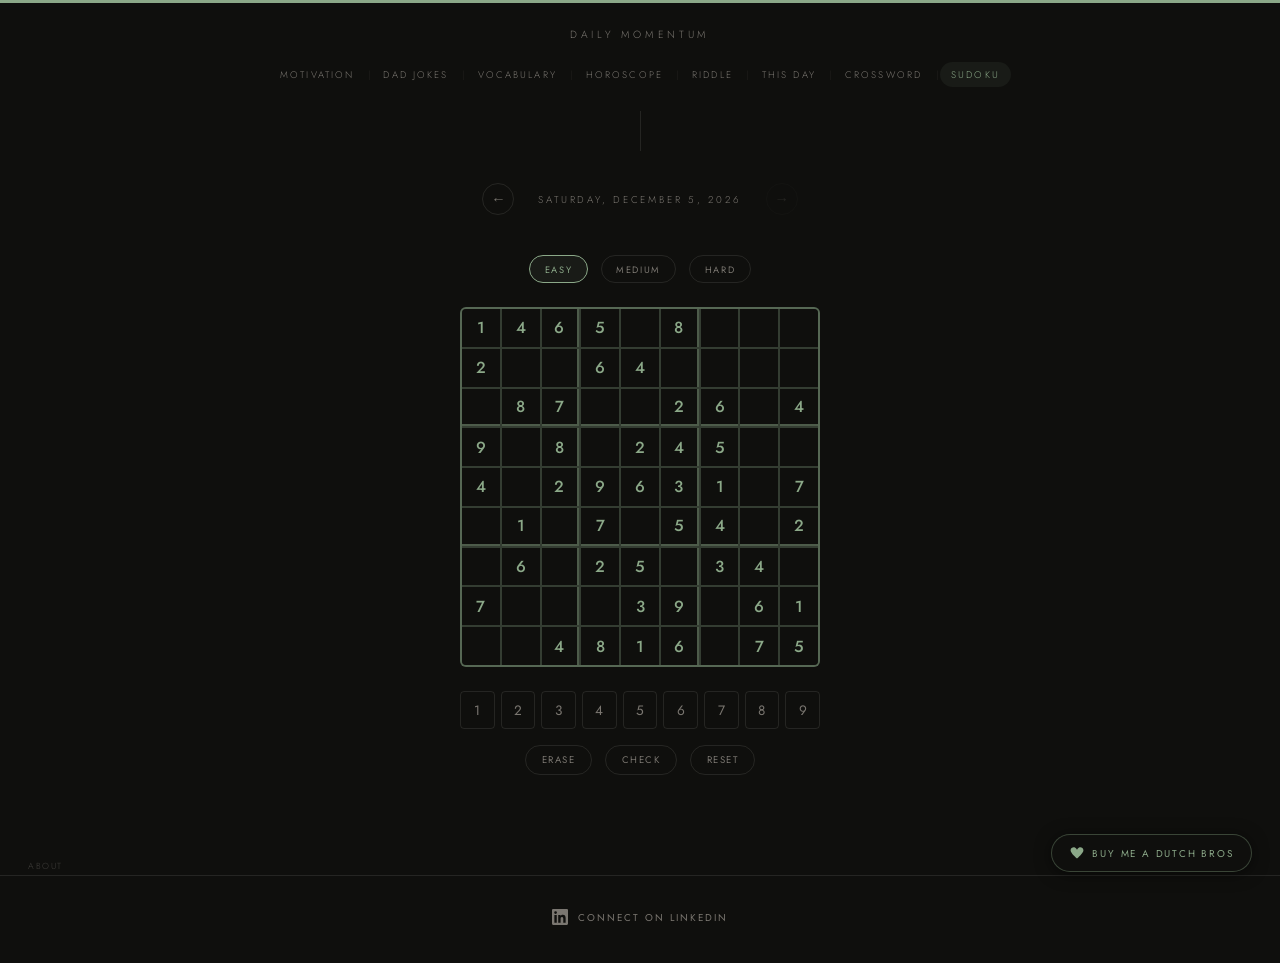
<file: dailymomentum/sudoku.html>
<!DOCTYPE html>
<html lang="en">
<head>
<meta charset="UTF-8">
<meta name="viewport" content="width=device-width, initial-scale=1.0">
<title>Daily Momentum - Sudoku</title>
<link rel="preconnect" href="https://fonts.googleapis.com">
<link rel="preconnect" href="https://fonts.gstatic.com" crossorigin>
<link href="https://fonts.googleapis.com/css2?family=Jost:wght@300;400;500&display=swap" rel="stylesheet">
<link rel="stylesheet" href="shared.css">
<style>
.game-controls { display:flex; gap:0.8rem; align-items:center; margin-bottom:1.5rem; flex-wrap:wrap; justify-content:center; }
.diff-btn { background:none; border:1px solid var(--rule); color:var(--muted); font-family:'Jost',sans-serif; font-size:0.58rem; letter-spacing:0.18em; text-transform:uppercase; padding:0.4rem 0.9rem; border-radius:2rem; cursor:pointer; transition:all 0.2s; }
.diff-btn.active { border-color:var(--accent); color:var(--accent); background:rgba(139,168,136,0.08); }
.diff-btn:hover { border-color:var(--accent-dim); color:var(--ink); }
.sudoku-grid { display:grid; grid-template-columns:repeat(9,1fr); gap:2px; background:rgba(139,168,136,0.3); border:2px solid rgba(139,168,136,0.4); border-radius:6px; overflow:hidden; margin-bottom:1.5rem; width:min(100%, 360px); aspect-ratio:1; }
.cell { background:var(--bg); display:flex; align-items:center; justify-content:center; font-family:'Jost',sans-serif; font-size:clamp(0.8rem,2.5vw,1rem); font-weight:400; cursor:pointer; transition:background 0.1s; position:relative; border:none; outline:none; color:var(--ink); aspect-ratio:1; }
.cell.given { color:var(--accent); font-weight:500; cursor:default; }
.cell.selected { background:rgba(139,168,136,0.18); }
.cell.highlighted { background:rgba(139,168,136,0.08); }
.cell.error { color:#e24b4b; }
.cell.border-right { border-right:2px solid rgba(139,168,136,0.5); }
.cell.border-bottom { border-bottom:2px solid rgba(139,168,136,0.5); }
.numpad { display:grid; grid-template-columns:repeat(9,1fr); gap:6px; width:min(100%,360px); margin-bottom:1rem; }
.num-btn { background:none; border:1px solid var(--rule); color:var(--muted); font-family:'Jost',sans-serif; font-size:0.85rem; padding:0.5rem 0; border-radius:4px; cursor:pointer; transition:all 0.15s; }
.num-btn:hover { border-color:var(--accent); color:var(--accent); background:rgba(139,168,136,0.08); }
.action-row { display:flex; gap:0.8rem; margin-bottom:0.5rem; }
.action-btn { background:none; border:1px solid var(--rule); color:var(--muted); font-family:'Jost',sans-serif; font-size:0.6rem; letter-spacing:0.15em; text-transform:uppercase; padding:0.45rem 1rem; border-radius:2rem; cursor:pointer; transition:all 0.2s; }
.action-btn:hover { border-color:var(--accent-dim); color:var(--ink); }
.status-msg { font-size:0.62rem; letter-spacing:0.2em; text-transform:uppercase; color:var(--muted); min-height:1.2em; }
.status-msg.win { color:var(--accent); }

@media (max-width: 600px) {
  .sudoku-grid { width: min(100%, 300px); }
  .numpad { width: min(100%, 300px); }
  .game-controls { gap: 0.5rem; }
  .diff-btn { font-size: 0.52rem; padding: 0.35rem 0.7rem; }
}
</style>
</head>
<body>
<div class="top-rule"></div>
<p class="site-tag">Daily Momentum</p>
<nav>
  <a href="index.html" class="nav-link">Motivation</a><span class="nav-sep">|</span>
  <a href="jokes.html" class="nav-link">Dad Jokes</a><span class="nav-sep">|</span>
  <a href="vocabulary.html" class="nav-link">Vocabulary</a><span class="nav-sep">|</span>
  <a href="horoscope.html" class="nav-link">Horoscope</a><span class="nav-sep">|</span>
  <a href="riddle.html" class="nav-link">Riddle</a><span class="nav-sep">|</span>
  <a href="history.html" class="nav-link">This Day</a><span class="nav-sep">|</span>
  <a href="crossword.html" class="nav-link">Crossword</a><span class="nav-sep">|</span>
  <a href="sudoku.html" class="nav-link active">Sudoku</a>
</nav>
<div class="divider"></div>
<main style="justify-content:flex-start;padding-top:0.5rem;">
  <div class="day-nav">
    <button class="day-nav-btn" id="prevBtn" onclick="changeDay(-1)">&#8592;</button>
    <span class="date-label" id="dateLabel"></span>
    <button class="day-nav-btn" id="nextBtn" onclick="changeDay(1)">&#8594;</button>
  </div>
  <div class="game-controls">
    <button class="diff-btn active" id="d-easy" onclick="setDiff('easy')">Easy</button>
    <button class="diff-btn" id="d-medium" onclick="setDiff('medium')">Medium</button>
    <button class="diff-btn" id="d-hard" onclick="setDiff('hard')">Hard</button>
  </div>
  <div class="sudoku-grid" id="grid"></div>
  <div class="numpad" id="numpad"></div>
  <div class="action-row">
    <button class="action-btn" onclick="eraseCell()">Erase</button>
    <button class="action-btn" onclick="checkBoard()">Check</button>
    <button class="action-btn" onclick="resetBoard()">Reset</button>
  </div>
  <p class="status-msg" id="statusMsg"></p>
</main>
<footer>
  <a href="https://www.linkedin.com/in/jebbreese/" class="linkedin-link" target="_blank" rel="noopener noreferrer">
    <svg xmlns="http://www.w3.org/2000/svg" viewBox="0 0 24 24"><path d="M20.447 20.452h-3.554v-5.569c0-1.328-.027-3.037-1.852-3.037-1.853 0-2.136 1.445-2.136 2.939v5.667H9.351V9h3.414v1.561h.046c.477-.9 1.637-1.85 3.37-1.85 3.601 0 4.267 2.37 4.267 5.455v6.286zM5.337 7.433a2.062 2.062 0 0 1-2.063-2.065 2.064 2.064 0 1 1 2.063 2.065zm1.782 13.019H3.555V9h3.564v11.452zM22.225 0H1.771C.792 0 0 .774 0 1.729v20.542C0 23.227.792 24 1.771 24h20.451C23.2 24 24 23.227 24 22.271V1.729C24 .774 23.2 0 22.222 0h.003z"/></svg>
    Connect on LinkedIn
  </a>
</footer>
<a href="https://paypal.me/jebbreese" class="donate-btn" target="_blank" rel="noopener noreferrer">
  <svg xmlns="http://www.w3.org/2000/svg" viewBox="0 0 24 24"><path d="M12 21.593c-5.63-5.539-11-10.297-11-14.402 0-3.791 3.068-5.191 5.281-5.191 1.312 0 4.151.501 5.719 4.457 1.59-3.968 4.464-4.447 5.726-4.447 2.54 0 5.274 1.621 5.274 5.181 0 4.069-5.136 8.625-11 14.402z"/></svg>
  Buy me a Dutch Bros
</a>
<script>
function getDayOfYear(date) {
  const start = new Date(date.getFullYear(), 0, 0);
  return Math.floor((date - start) / 86400000);
}
function formatDate(date) {
  return date.toLocaleDateString('en-US', {weekday:'long',month:'long',day:'numeric',year:'numeric'});
}

// Seeded RNG
function SeededRNG(seed) {
  let s = seed;
  return function() { s = (s * 1664525 + 1013904223) & 0xffffffff; return (s >>> 0) / 0xffffffff; };
}

function generateSolved(rng) {
  const board = Array.from({length:9}, () => Array(9).fill(0));
  function isValid(b, r, c, n) {
    for(let i=0;i<9;i++) { if(b[r][i]===n||b[i][c]===n) return false; }
    const br=Math.floor(r/3)*3, bc=Math.floor(c/3)*3;
    for(let i=0;i<3;i++) for(let j=0;j<3;j++) { if(b[br+i][bc+j]===n) return false; }
    return true;
  }
  function shuffle(arr) { for(let i=arr.length-1;i>0;i--) { const j=Math.floor(rng()*(i+1)); [arr[i],arr[j]]=[arr[j],arr[i]]; } return arr; }
  function solve(b) {
    for(let r=0;r<9;r++) for(let c=0;c<9;c++) {
      if(b[r][c]===0) {
        const nums=shuffle([1,2,3,4,5,6,7,8,9]);
        for(const n of nums) { if(isValid(b,r,c,n)) { b[r][c]=n; if(solve(b)) return true; b[r][c]=0; } }
        return false;
      }
    }
    return true;
  }
  solve(board);
  return board;
}

function createPuzzle(solved, removals, rng) {
  const puzzle = solved.map(r => [...r]);
  const cells = [];
  for(let r=0;r<9;r++) for(let c=0;c<9;c++) cells.push([r,c]);
  let shuffled = cells.slice();
  for(let i=shuffled.length-1;i>0;i--) { const j=Math.floor(rng()*(i+1)); [shuffled[i],shuffled[j]]=[shuffled[j],shuffled[i]]; }
  let removed = 0;
  for(const [r,c] of shuffled) {
    if(removed >= removals) break;
    puzzle[r][c] = 0; removed++;
  }
  return puzzle;
}

const diffRemovals = {easy:35, medium:46, hard:55};
let diff = 'easy';
const today = new Date(); today.setHours(0,0,0,0);
let offset = 0;
let solved, puzzle, userBoard, selected = null;

function buildGame() {
  const d = new Date(today); d.setDate(d.getDate() + offset);
  const day = getDayOfYear(d);
  const seed = day * 9973 + ['easy','medium','hard'].indexOf(diff) * 1337;
  const rng = SeededRNG(seed);
  solved = generateSolved(rng);
  puzzle = createPuzzle(solved, diffRemovals[diff], rng);
  userBoard = puzzle.map(r => [...r]);
  selected = null;
  renderGrid();
  document.getElementById('statusMsg').textContent = '';
  document.getElementById('statusMsg').className = 'status-msg';
}

function renderGrid() {
  const g = document.getElementById('grid');
  g.innerHTML = '';
  for(let r=0;r<9;r++) for(let c=0;c<9;c++) {
    const cell = document.createElement('div');
    cell.className = 'cell';
    const val = userBoard[r][c];
    if(val) cell.textContent = val;
    if(puzzle[r][c]) { cell.classList.add('given'); }
    if(selected && selected[0]===r && selected[1]===c) cell.classList.add('selected');
    else if(selected && (selected[0]===r || selected[1]===c || (Math.floor(selected[0]/3)===Math.floor(r/3) && Math.floor(selected[1]/3)===Math.floor(c/3)))) cell.classList.add('highlighted');
    if(c===2||c===5) cell.classList.add('border-right');
    if(r===2||r===5) cell.classList.add('border-bottom');
    if(!puzzle[r][c]) cell.addEventListener('click', () => { selected=[r,c]; renderGrid(); });
    g.appendChild(cell);
  }
}

function buildNumpad() {
  const np = document.getElementById('numpad');
  np.innerHTML = '';
  for(let i=1;i<=9;i++) {
    const b = document.createElement('button');
    b.className = 'num-btn'; b.textContent = i;
    b.addEventListener('click', () => enterNum(i));
    np.appendChild(b);
  }
}

function enterNum(n) {
  if(!selected) return;
  const [r,c] = selected;
  if(puzzle[r][c]) return;
  userBoard[r][c] = n;
  renderGrid();
  checkWin();
}

function eraseCell() {
  if(!selected) return;
  const [r,c] = selected;
  if(puzzle[r][c]) return;
  userBoard[r][c] = 0;
  renderGrid();
}

function checkBoard() {
  let errors = 0;
  for(let r=0;r<9;r++) for(let c=0;c<9;c++) {
    if(userBoard[r][c] && userBoard[r][c] !== solved[r][c]) errors++;
  }
  const msg = document.getElementById('statusMsg');
  if(errors === 0) { msg.textContent = 'Looking good so far.'; msg.className = 'status-msg win'; }
  else { msg.textContent = errors + ' incorrect cell' + (errors>1?'s':'') + ' found.'; msg.className = 'status-msg'; }
}

function resetBoard() {
  userBoard = puzzle.map(r => [...r]);
  selected = null;
  renderGrid();
  document.getElementById('statusMsg').textContent = '';
}

function checkWin() {
  for(let r=0;r<9;r++) for(let c=0;c<9;c++) { if(userBoard[r][c] !== solved[r][c]) return; }
  const msg = document.getElementById('statusMsg');
  msg.textContent = 'Solved. Well done.';
  msg.className = 'status-msg win';
}

function setDiff(d) {
  diff = d;
  ['easy','medium','hard'].forEach(x => document.getElementById('d-'+x).classList.toggle('active', x===d));
  buildGame();
}

function changeDay(dir) {
  offset += dir;
  const d = new Date(today); d.setDate(d.getDate() + offset);
  document.getElementById('dateLabel').textContent = formatDate(d);
  document.getElementById('prevBtn').disabled = offset <= -30;
  document.getElementById('nextBtn').disabled = offset >= 0;
  buildGame();
}

document.addEventListener('keydown', e => {
  if(!selected) return;
  const n = parseInt(e.key);
  if(n >= 1 && n <= 9) enterNum(n);
  if(e.key === 'Backspace' || e.key === 'Delete') eraseCell();
  const [r,c] = selected;
  if(e.key==='ArrowUp'&&r>0) { selected=[r-1,c]; renderGrid(); }
  if(e.key==='ArrowDown'&&r<8) { selected=[r+1,c]; renderGrid(); }
  if(e.key==='ArrowLeft'&&c>0) { selected=[r,c-1]; renderGrid(); }
  if(e.key==='ArrowRight'&&c<8) { selected=[r,c+1]; renderGrid(); }
});

const d = new Date(today);
document.getElementById('dateLabel').textContent = formatDate(d);
document.getElementById('prevBtn').disabled = false;
document.getElementById('nextBtn').disabled = true;
buildNumpad();
buildGame();
</script>
<a href="about.html" class="about-link">About</a>
</body>
</html>
</file>
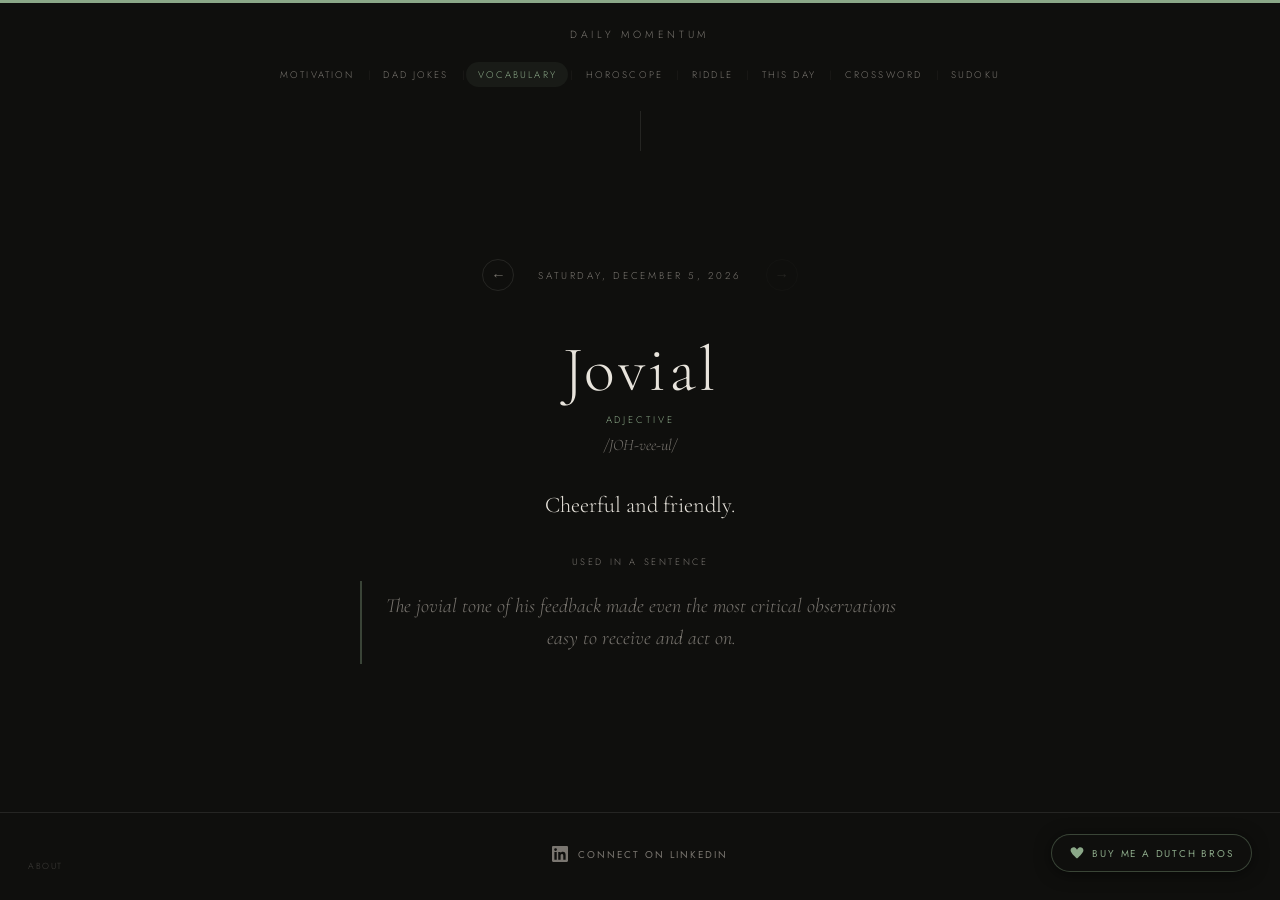
<file: dailymomentum/vocabulary.html>
<!DOCTYPE html>
<html lang="en">
<head>
<meta charset="UTF-8">
<meta name="viewport" content="width=device-width, initial-scale=1.0">
<title>Daily Momentum - Vocabulary</title>
<link rel="preconnect" href="https://fonts.googleapis.com">
<link rel="preconnect" href="https://fonts.gstatic.com" crossorigin>
<link href="https://fonts.googleapis.com/css2?family=Cormorant+Garamond:ital,wght@0,300;0,400;1,300;1,400&family=Jost:wght@300;400;500&display=swap" rel="stylesheet">
<link rel="stylesheet" href="shared.css">
<style>
.word{font-family:'Cormorant Garamond',serif;font-size:clamp(2.5rem,6vw,4rem);font-weight:300;letter-spacing:0.04em;color:var(--ink);text-align:center;margin-bottom:0.3rem}
.part-of-speech{font-family:'Jost',sans-serif;font-size:0.6rem;letter-spacing:0.3em;text-transform:uppercase;color:var(--accent);margin-bottom:0.5rem;text-align:center}
.pronunciation{font-family:'Cormorant Garamond',serif;font-size:1rem;font-style:italic;color:var(--muted);text-align:center;margin-bottom:2rem}
.definition{font-family:'Cormorant Garamond',serif;font-size:clamp(1.1rem,2.5vw,1.4rem);font-weight:300;line-height:1.6;color:var(--ink);text-align:center;max-width:580px;margin-bottom:2rem}
.example-label{font-size:0.58rem;letter-spacing:0.28em;text-transform:uppercase;color:var(--muted);margin-bottom:0.8rem;text-align:center}
.example{font-family:'Cormorant Garamond',serif;font-size:clamp(1rem,2.2vw,1.25rem);font-style:italic;font-weight:300;line-height:1.6;color:var(--muted);text-align:center;max-width:560px;border-left:2px solid var(--accent-dim);padding:0.6rem 1.2rem}
</style>
</head>
<body>
<div class="top-rule"></div>
<p class="site-tag">Daily Momentum</p>
<nav>
  <a href="index.html" class="nav-link">Motivation</a><span class="nav-sep">|</span>
  <a href="jokes.html" class="nav-link">Dad Jokes</a><span class="nav-sep">|</span>
  <a href="vocabulary.html" class="nav-link active">Vocabulary</a><span class="nav-sep">|</span>
  <a href="horoscope.html" class="nav-link">Horoscope</a><span class="nav-sep">|</span>
  <a href="riddle.html" class="nav-link">Riddle</a><span class="nav-sep">|</span>
  <a href="history.html" class="nav-link">This Day</a><span class="nav-sep">|</span>
  <a href="crossword.html" class="nav-link">Crossword</a><span class="nav-sep">|</span>
  <a href="sudoku.html" class="nav-link">Sudoku</a>
</nav>
<div class="divider"></div>
<main>
  <div class="day-nav">
    <button class="day-nav-btn" id="prevBtn" onclick="changeDay(-1)">&#8592;</button>
    <span class="date-label" id="dateLabel"></span>
    <button class="day-nav-btn" id="nextBtn" onclick="changeDay(1)">&#8594;</button>
  </div>
  <div class="content-wrap" id="contentWrap">
    <p class="word" id="word"></p>
    <p class="part-of-speech" id="pos"></p>
    <p class="pronunciation" id="pronunciation"></p>
    <p class="definition" id="definition"></p>
    <p class="example-label">Used in a sentence</p>
    <p class="example" id="example"></p>
  </div>
</main>
<footer>
  <a href="https://www.linkedin.com/in/jebbreese/" class="linkedin-link" target="_blank" rel="noopener noreferrer">
    <svg xmlns="http://www.w3.org/2000/svg" viewBox="0 0 24 24"><path d="M20.447 20.452h-3.554v-5.569c0-1.328-.027-3.037-1.852-3.037-1.853 0-2.136 1.445-2.136 2.939v5.667H9.351V9h3.414v1.561h.046c.477-.9 1.637-1.85 3.37-1.85 3.601 0 4.267 2.37 4.267 5.455v6.286zM5.337 7.433a2.062 2.062 0 0 1-2.063-2.065 2.064 2.064 0 1 1 2.063 2.065zm1.782 13.019H3.555V9h3.564v11.452zM22.225 0H1.771C.792 0 0 .774 0 1.729v20.542C0 23.227.792 24 1.771 24h20.451C23.2 24 24 23.227 24 22.271V1.729C24 .774 23.2 0 22.222 0h.003z"/></svg>
    Connect on LinkedIn
  </a>
</footer>
<a href="https://paypal.me/jebbreese" class="donate-btn" target="_blank" rel="noopener noreferrer">
  <svg xmlns="http://www.w3.org/2000/svg" viewBox="0 0 24 24"><path d="M12 21.593c-5.63-5.539-11-10.297-11-14.402 0-3.791 3.068-5.191 5.281-5.191 1.312 0 4.151.501 5.719 4.457 1.59-3.968 4.464-4.447 5.726-4.447 2.54 0 5.274 1.621 5.274 5.181 0 4.069-5.136 8.625-11 14.402z"/></svg>
  Buy me a Dutch Bros
</a>
<script>
const words = [
  {w:"Ephemeral",pos:"adjective",pr:"/ih-FEM-er-ul/",d:"Lasting for a very short time; transitory.",e:"The morning frost was ephemeral, disappearing as soon as the sun rose above the hills."},
  {w:"Perspicacious",pos:"adjective",pr:"/pur-spih-KAY-shus/",d:"Having a ready insight into things; shrewd and discerning.",e:"The perspicacious analyst spotted the flaw in the data before anyone else on the team."},
  {w:"Sanguine",pos:"adjective",pr:"/SANG-gwin/",d:"Optimistic or positive, especially in a difficult situation.",e:"Despite the project setbacks, she remained sanguine about the team's ability to meet the deadline."},
  {w:"Laconic",pos:"adjective",pr:"/luh-KON-ik/",d:"Using very few words; brief and to the point.",e:"His laconic reply told us everything we needed to know without wasting a single word."},
  {w:"Equanimity",pos:"noun",pr:"/ee-kwuh-NIM-ih-tee/",d:"Mental calmness and composure, especially in difficult situations.",e:"She handled the unexpected criticism with remarkable equanimity, thanking the reviewer for the feedback."},
  {w:"Loquacious",pos:"adjective",pr:"/loh-KWAY-shus/",d:"Tending to talk a great deal; talkative.",e:"The loquacious host kept the evening lively with a seemingly endless supply of stories."},
  {w:"Recondite",pos:"adjective",pr:"/REK-un-dyte/",d:"Not known by many people; obscure or abstruse.",e:"The professor's lecture on recondite medieval dialects drew a surprisingly large crowd."},
  {w:"Propitious",pos:"adjective",pr:"/pruh-PISH-us/",d:"Giving or indicating a good chance of success; favorable.",e:"The clear skies and calm waters made for a propitious start to their voyage."},
  {w:"Tenacious",pos:"adjective",pr:"/teh-NAY-shus/",d:"Holding firmly to something; persistent and determined.",e:"Her tenacious pursuit of the truth eventually uncovered the real story behind the company's collapse."},
  {w:"Mellifluous",pos:"adjective",pr:"/meh-LIF-loo-us/",d:"Sweet or musical in sound; pleasingly smooth and rich.",e:"The mellifluous voice of the narrator made even the most complex passages easy to follow."},
  {w:"Circumspect",pos:"adjective",pr:"/SUR-kum-spekt/",d:"Wary and unwilling to take risks; careful and prudent.",e:"A circumspect investor reviews every clause before signing any agreement."},
  {w:"Enervate",pos:"verb",pr:"/EN-ur-vayt/",d:"To make someone feel drained of energy or vitality.",e:"The relentless heat of the afternoon enervated the construction crew before the day was half over."},
  {w:"Garrulous",pos:"adjective",pr:"/GAIR-uh-lus/",d:"Excessively talkative, especially on trivial matters.",e:"The garrulous neighbor could turn a quick greeting into a two-hour conversation."},
  {w:"Inveterate",pos:"adjective",pr:"/in-VET-ur-it/",d:"Having a habit or activity so firmly established it is unlikely to change.",e:"An inveterate reader, she always had three books going at once."},
  {w:"Pellucid",pos:"adjective",pr:"/peh-LOO-sid/",d:"Translucently clear; easily understood.",e:"The pellucid prose of the report made the technical findings accessible to every reader."},
  {w:"Querulous",pos:"adjective",pr:"/KWER-yuh-lus/",d:"Complaining in a petulant or whining manner.",e:"The querulous customer at the counter complained about everything, from the wait time to the lighting."},
  {w:"Verdant",pos:"adjective",pr:"/VUR-dunt/",d:"Green with grass or other rich vegetation.",e:"After two weeks of rain, the hills were verdant and full of new growth."},
  {w:"Alacrity",pos:"noun",pr:"/uh-LAK-rih-tee/",d:"Brisk and cheerful readiness.",e:"She accepted the new assignment with alacrity, staying late to begin her research that very evening."},
  {w:"Cogent",pos:"adjective",pr:"/KOH-jent/",d:"Clear, logical, and convincing in argument.",e:"His cogent argument silenced every objection at the board meeting."},
  {w:"Dilettante",pos:"noun",pr:"/DIL-ih-tahnt/",d:"A person who cultivates an interest in something without serious commitment.",e:"He approached painting as a dilettante, dabbling on weekends but never pursuing serious study."},
  {w:"Ebullient",pos:"adjective",pr:"/ih-BUL-yunt/",d:"Cheerful and full of energy; exuberant.",e:"The ebullient host greeted every guest at the door as if they were the most welcome person in the world."},
  {w:"Fastidious",pos:"adjective",pr:"/fa-STID-ee-us/",d:"Very attentive to accuracy and detail; meticulous.",e:"The fastidious editor caught three inconsistencies the entire team had missed."},
  {w:"Grandiloquent",pos:"adjective",pr:"/gran-DIL-uh-kwent/",d:"Pompous or extravagant in language, style, or manner.",e:"The grandiloquent speech impressed no one and left the audience restless."},
  {w:"Hapless",pos:"adjective",pr:"/HAP-lis/",d:"Unfortunate; having no luck.",e:"The hapless traveler arrived at the airport only to discover her flight had left an hour earlier."},
  {w:"Insouciant",pos:"adjective",pr:"/in-SOO-see-unt/",d:"Showing a casual lack of concern; carefree.",e:"His insouciant attitude toward the deadline frustrated the rest of the team."},
  {w:"Jocular",pos:"adjective",pr:"/JOK-yuh-lur/",d:"Fond of or characterized by joking; humorous.",e:"The jocular coach kept morale high even during the team's longest losing streak."},
  {w:"Luminous",pos:"adjective",pr:"/LOO-mih-nus/",d:"Full of light; bright and glowing; clear and easily understood.",e:"Her luminous explanation of the data made the entire strategy immediately clear."},
  {w:"Munificent",pos:"adjective",pr:"/myoo-NIF-ih-sent/",d:"More generous than is usual or necessary; lavishly generous.",e:"The munificent donor funded three new laboratories at the university without fanfare."},
  {w:"Nonchalant",pos:"adjective",pr:"/non-shuh-LAHNT/",d:"Feeling or appearing casually calm and relaxed.",e:"She strolled into the final interview with a nonchalant ease that immediately impressed the panel."},
  {w:"Obsequious",pos:"adjective",pr:"/ub-SEE-kwee-us/",d:"Excessively eager to serve, please, or obey; servile.",e:"The obsequious assistant agreed with everything the manager said, even when it was clearly wrong."},
  {w:"Penurious",pos:"adjective",pr:"/peh-NYOOR-ee-us/",d:"Extremely poor; not wanting to spend money.",e:"Despite his penurious upbringing, he never lost his generosity toward those in need."},
  {w:"Quixotic",pos:"adjective",pr:"/kwik-SOT-ik/",d:"Exceedingly idealistic and unrealistic; impractical.",e:"His quixotic plan to revive the town's economy through a traveling theater company somehow worked."},
  {w:"Reticent",pos:"adjective",pr:"/RET-ih-sent/",d:"Not revealing one's thoughts or feelings readily; reserved.",e:"The reticent witness offered only the minimum details required by each question."},
  {w:"Sagacious",pos:"adjective",pr:"/suh-GAY-shus/",d:"Having or showing keen mental discernment and good judgment; wise.",e:"The sagacious mentor saw potential in her long before anyone else did."},
  {w:"Truculent",pos:"adjective",pr:"/TRUK-yuh-lent/",d:"Eager or quick to argue or fight; aggressively defiant.",e:"The truculent negotiator rejected every compromise before any offer could be properly evaluated."},
  {w:"Umbrage",pos:"noun",pr:"/UM-brij/",d:"Offense or annoyance taken at another's actions.",e:"She took umbrage at the suggestion that her research had not been thoroughly reviewed."},
  {w:"Verbose",pos:"adjective",pr:"/vur-BOHS/",d:"Using more words than necessary; long-winded.",e:"The verbose proposal buried its key recommendations in twelve pages of unnecessary background."},
  {w:"Wistful",pos:"adjective",pr:"/WIST-ful/",d:"Having or showing a feeling of vague or regretful longing.",e:"She gave the old photograph a wistful glance before placing it back in the drawer."},
  {w:"Zealous",pos:"adjective",pr:"/ZEL-us/",d:"Having or showing great energy or enthusiasm in pursuit of a cause or objective.",e:"The zealous intern arrived an hour early each morning and stayed well after everyone else had left."},
  {w:"Acumen",pos:"noun",pr:"/AK-yoo-men/",d:"The ability to make good judgments and quick decisions, typically in a particular domain.",e:"Her business acumen became evident when the division she managed doubled its revenue in eighteen months."},
  {w:"Benevolent",pos:"adjective",pr:"/beh-NEV-uh-lent/",d:"Well-meaning and kindly; charitable.",e:"The benevolent board member quietly paid off the organization's remaining debt without seeking recognition."},
  {w:"Candor",pos:"noun",pr:"/KAN-dur/",d:"The quality of being open and honest in expression; frankness.",e:"His candor during the difficult conversation earned him the trust of the entire team."},
  {w:"Dexterous",pos:"adjective",pr:"/DEK-stur-us/",d:"Showing or having skill, especially with the hands; adroit.",e:"The dexterous surgeon completed the procedure in half the expected time without a single complication."},
  {w:"Eloquent",pos:"adjective",pr:"/EL-uh-kwent/",d:"Fluent or persuasive in speaking or writing.",e:"Her eloquent closing statement left the jury without a single doubt."},
  {w:"Fervent",pos:"adjective",pr:"/FUR-vent/",d:"Having or displaying a passionate intensity.",e:"The fervent advocate spoke for two hours without notes and held the room's complete attention throughout."},
  {w:"Gregarious",pos:"adjective",pr:"/grih-GAIR-ee-us/",d:"Fond of company; sociable.",e:"The gregarious director made a point of knowing every employee's name within his first week."},
  {w:"Heuristic",pos:"adjective",pr:"/hyoo-RIS-tik/",d:"Enabling a person to discover or learn something for themselves; a practical problem-solving approach.",e:"The teacher used a heuristic method so students could arrive at the answer through their own reasoning."},
  {w:"Impeccable",pos:"adjective",pr:"/im-PEK-uh-bul/",d:"In accordance with the highest standards; faultless.",e:"Her impeccable preparation for every client meeting set the standard for the entire department."},
  {w:"Judicious",pos:"adjective",pr:"/joo-DISH-us/",d:"Having, showing, or done with good judgment or sense.",e:"The judicious manager chose to wait for more data before making any commitments."},
  {w:"Kinetic",pos:"adjective",pr:"/kih-NET-ik/",d:"Relating to or resulting from motion; lively and active.",e:"The kinetic energy in the room was palpable the moment the founder walked in to announce the acquisition."},
  {w:"Lucid",pos:"adjective",pr:"/LOO-sid/",d:"Expressed clearly; easy to understand.",e:"Even the most complex provisions in the contract were written in lucid, plain language."},
  {w:"Meticulous",pos:"adjective",pr:"/meh-TIK-yuh-lus/",d:"Showing great attention to detail or correct behavior.",e:"The meticulous researcher verified every source twice before adding it to the bibliography."},
  {w:"Nuanced",pos:"adjective",pr:"/NOO-ahnst/",d:"Characterized by subtle shades of meaning or expression.",e:"Her nuanced reading of the treaty revealed implications that a surface-level review had completely missed."},
  {w:"Ostensible",pos:"adjective",pr:"/ah-STEN-sih-bul/",d:"Stated or appearing to be true, but not necessarily so.",e:"The ostensible reason for the meeting was a quarterly review, but everyone knew a restructuring announcement was coming."},
  {w:"Pragmatic",pos:"adjective",pr:"/prag-MAT-ik/",d:"Dealing with things sensibly and realistically rather than theoretically.",e:"Her pragmatic approach cut through weeks of debate and produced a working solution in two days."},
  {w:"Quintessential",pos:"adjective",pr:"/kwin-teh-SEN-shul/",d:"Representing the most perfect or typical example of a quality or class.",e:"He was the quintessential team player, always putting the group's success ahead of his own recognition."},
  {w:"Resilient",pos:"adjective",pr:"/reh-ZIL-yent/",d:"Able to recover quickly from difficult conditions.",e:"The resilient organization rebuilt its client base within six months of the data breach."},
  {w:"Stoic",pos:"adjective",pr:"/STOH-ik/",d:"Enduring pain or hardship without showing feelings or complaining.",e:"She remained stoic throughout the hearing, betraying no frustration even as the questions grew hostile."},
  {w:"Taciturn",pos:"adjective",pr:"/TAS-ih-turn/",d:"Reserved or uncommunicative in speech; saying little.",e:"The taciturn engineer rarely spoke in meetings but wrote the clearest technical documentation anyone had ever read."},
  {w:"Ubiquitous",pos:"adjective",pr:"/yoo-BIK-wih-tus/",d:"Present, appearing, or found everywhere.",e:"Smartphones have become so ubiquitous that it is difficult to imagine how people navigated cities before them."},
  {w:"Vivacious",pos:"adjective",pr:"/vih-VAY-shus/",d:"Attractively lively and animated.",e:"The vivacious presenter drew the audience in immediately and held their attention for the entire two-hour session."},
  {w:"Ardent",pos:"adjective",pr:"/AR-dent/",d:"Enthusiastic or passionate.",e:"The ardent fan arrived three hours early to secure a seat near the front of the auditorium."},
  {w:"Brevity",pos:"noun",pr:"/BREV-ih-tee/",d:"Concise and exact use of words in writing or speech; shortness of time.",e:"The brevity of his presentation was appreciated by a committee that had already sat through six longer ones."},
  {w:"Clandestine",pos:"adjective",pr:"/klan-DES-tin/",d:"Kept secret or done secretively, especially because it is illicit.",e:"The clandestine meeting between the two executives was not secret for long."},
  {w:"Discern",pos:"verb",pr:"/dih-SURN/",d:"To recognize or find out; to perceive or understand with effort.",e:"With experience, she learned to discern genuine enthusiasm from polite compliance in her team."},
  {w:"Elucidate",pos:"verb",pr:"/ih-LOO-sih-dayt/",d:"To make something clear; to explain.",e:"He took a moment to elucidate the policy before the team began drafting their proposals."},
  {w:"Forthright",pos:"adjective",pr:"/FORTH-ryt/",d:"Direct and outspoken; straightforward and honest.",e:"Her forthright assessment of the risks saved the company from a costly and avoidable mistake."},
  {w:"Genial",pos:"adjective",pr:"/JEE-nee-ul/",d:"Friendly and cheerful; affable.",e:"The genial professor made every student feel seen and valued from the first day of class."},
  {w:"Hallmark",pos:"noun",pr:"/HAWL-mark/",d:"A distinguishing feature, especially one of excellence.",e:"Precision in communication became the hallmark of every proposal that left her department."},
  {w:"Inquisitive",pos:"adjective",pr:"/in-KWIZ-ih-tiv/",d:"Curious or inquiring; eager for knowledge.",e:"The inquisitive intern asked more thoughtful questions in her first week than most do in a year."},
  {w:"Jovial",pos:"adjective",pr:"/JOH-vee-ul/",d:"Cheerful and friendly.",e:"His jovial demeanor made even the most routine Monday meetings feel like something worth showing up for."},
  {w:"Keen",pos:"adjective",pr:"/KEEN/",d:"Having or showing eagerness or enthusiasm; sharp or penetrating in thought.",e:"She had a keen sense for what clients actually needed, as opposed to what they said they wanted."},
  {w:"Limpid",pos:"adjective",pr:"/LIM-pid/",d:"Clear and easily understood; free of complexity.",e:"The contract was praised for its limpid language, which left no room for misinterpretation."},
  {w:"Magnanimous",pos:"adjective",pr:"/mag-NAN-ih-mus/",d:"Generous or forgiving, especially toward a rival or less powerful person.",e:"The magnanimous director praised the team publicly and privately whenever credit was due."},
  {w:"Nascent",pos:"adjective",pr:"/NAY-sent/",d:"Just coming into existence and beginning to display signs of future potential.",e:"The nascent startup had fewer than ten employees but was already disrupting a billion-dollar industry."},
  {w:"Opulent",pos:"adjective",pr:"/OP-yoo-lent/",d:"Ostentatiously rich and luxurious; wealthy.",e:"The opulent conference hall was a striking contrast to the austerity of the company's usual office space."},
  {w:"Paramount",pos:"adjective",pr:"/PAIR-uh-mownt/",d:"More important than anything else; supreme.",e:"Clear communication was paramount on a project with teams operating across four time zones."},
  {w:"Redolent",pos:"adjective",pr:"/RED-uh-lent/",d:"Strongly reminiscent or suggestive of; having a strong smell.",e:"The old workshop was redolent of sawdust and machine oil, a scent that immediately brought back his apprenticeship."},
  {w:"Solicitous",pos:"adjective",pr:"/suh-LIS-ih-tus/",d:"Showing interest or concern; eager to do or get something.",e:"The solicitous account manager checked in weekly, not just when a renewal was approaching."},
  {w:"Tenuous",pos:"adjective",pr:"/TEN-yoo-us/",d:"Very weak or slight; lacking substance.",e:"The connection between the two events was tenuous at best and did not hold up under scrutiny."},
  {w:"Unequivocal",pos:"adjective",pr:"/un-ih-KWIV-uh-kul/",d:"Leaving no doubt; unambiguous.",e:"Her unequivocal support for the initiative gave the rest of the team the confidence to move forward."},
  {w:"Veracious",pos:"adjective",pr:"/veh-RAY-shus/",d:"Speaking or representing the truth; truthful.",e:"He was known as a veracious reporter who never overstated a finding to make a headline more compelling."},
  {w:"Whimsical",pos:"adjective",pr:"/WIM-zih-kul/",d:"Playfully quaint or fanciful, especially in an appealing and amusing way.",e:"The whimsical design of the children's museum made learning feel effortless and fun."},
  {w:"Yearn",pos:"verb",pr:"/YURN/",d:"To have an intense feeling of longing for something.",e:"After months on the road, he began to yearn for the routine of home and the quiet of a familiar kitchen."},
  {w:"Zeal",pos:"noun",pr:"/ZEEL/",d:"Great energy or enthusiasm in pursuit of a cause or an objective.",e:"She brought the same zeal to the final presentation that she had shown on her very first day."},
  {w:"Astute",pos:"adjective",pr:"/uh-STOOT/",d:"Ability to accurately assess situations or people; shrewd.",e:"The astute negotiator noticed the hesitation and adjusted the offer before it was even requested."},
  {w:"Buoyant",pos:"adjective",pr:"/BOY-unt/",d:"Inclined to feel cheerful and optimistic; able to stay afloat.",e:"The buoyant team maintained its energy even through the longest weeks of the product launch."},
  {w:"Candid",pos:"adjective",pr:"/KAN-did/",d:"Truthful and straightforward; frank.",e:"A candid performance review is a gift, even when the feedback is uncomfortable to hear."},
  {w:"Daunting",pos:"adjective",pr:"/DAWN-ting/",d:"Seeming difficult to deal with in anticipation; intimidating.",e:"The daunting scope of the project became manageable once the team broke it into weekly milestones."},
  {w:"Effusive",pos:"adjective",pr:"/ih-FYOO-siv/",d:"Expressing feelings of gratitude, pleasure, or approval in an unrestrained or heartfelt manner.",e:"The effusive praise from the client was unexpected but deeply appreciated by the entire team."},
  {w:"Formidable",pos:"adjective",pr:"/FOR-mih-duh-bul/",d:"Inspiring fear or respect through being impressively large, powerful, intense, or capable.",e:"She was a formidable opponent in any negotiation, arriving more prepared than anyone else at the table."},
  {w:"Guileless",pos:"adjective",pr:"/GYL-lis/",d:"Free from guile; honest and direct.",e:"His guileless response to the media's questions disarmed a room that had expected a politician's deflections."},
  {w:"Halcyon",pos:"adjective",pr:"/HAL-see-un/",d:"Denoting a period of time in the past that was idyllically happy and peaceful.",e:"She often spoke of those halcyon days before the company went public, when the team was small and tightly knit."},
  {w:"Impetuous",pos:"adjective",pr:"/im-PECH-oo-us/",d:"Acting or done quickly without thought or care; impulsive.",e:"His impetuous decision to launch early cost the company two months of damage control."},
  {w:"Jubilant",pos:"adjective",pr:"/JOO-bih-lunt/",d:"Feeling or expressing great happiness and triumph.",e:"The jubilant team poured into the conference room the moment the acquisition was confirmed."},
  {w:"Knowledgeable",pos:"adjective",pr:"/NOL-ij-uh-bul/",d:"Intelligent and well-informed; having knowledge.",e:"The knowledgeable consultant answered every question without consulting a single document."},
  {w:"Laudable",pos:"adjective",pr:"/LAW-duh-bul/",d:"Deserving praise and commendation.",e:"Her laudable commitment to mentoring junior employees set a tone that others eventually followed."},
  {w:"Malleable",pos:"adjective",pr:"/MAL-ee-uh-bul/",d:"Easily influenced; pliable; adaptable.",e:"The most effective leaders are malleable in their approach, adjusting their style to the needs of each team."},
  {w:"Nimble",pos:"adjective",pr:"/NIM-bul/",d:"Quick and light in movement or thought; agile.",e:"The nimble startup pivoted its entire product roadmap in under a week after reading the market data."},
  {w:"Obtuse",pos:"adjective",pr:"/ub-TOOS/",d:"Annoyingly insensitive or slow to understand.",e:"His obtuse response to the complaint made it clear he had not read a single word of the report."},
  {w:"Poignant",pos:"adjective",pr:"/POYN-yunt/",d:"Evoking a keen sense of sadness or regret.",e:"The poignant farewell speech she gave at her retirement reminded everyone what had made working there worthwhile."},
  {w:"Resolute",pos:"adjective",pr:"/REZ-uh-loot/",d:"Admirably purposeful, determined, and unwavering.",e:"She remained resolute in her position even as the pressure from the board mounted steadily."},
  {w:"Steadfast",pos:"adjective",pr:"/STED-fast/",d:"Resolutely or dutifully firm and unwavering.",e:"His steadfast loyalty to the organization never wavered, even in its most difficult years."},
  {w:"Terse",pos:"adjective",pr:"/TERS/",d:"Sparing in the use of words; abrupt.",e:"His terse response to the lengthy memo was a single sentence that settled the entire debate."},
  {w:"Unwavering",pos:"adjective",pr:"/un-WAY-vur-ing/",d:"Steady or resolute; never faltering.",e:"Her unwavering belief in the team carried everyone through the most difficult phase of the project."},
  {w:"Venerable",pos:"adjective",pr:"/VEN-ur-uh-bul/",d:"Accorded great respect due to age, wisdom, or character.",e:"The venerable professor had trained three generations of engineers who now ran some of the world's largest firms."},
  {w:"Exuberant",pos:"adjective",pr:"/ig-ZOO-bur-unt/",d:"Filled with or characterized by a lively energy and excitement.",e:"The exuberant new hire's enthusiasm was contagious and lifted the mood of the entire floor."},
  {w:"Zenith",pos:"noun",pr:"/ZEE-nith/",d:"The time at which something is most powerful or successful; the highest point.",e:"The launch of her third company represented the zenith of a career built entirely on calculated risk-taking."},
  {w:"Amiable",pos:"adjective",pr:"/AY-mee-uh-bul/",d:"Having a friendly and pleasant manner; agreeable.",e:"The amiable new director made every department feel heard during her first month of listening tours."},
  {w:"Bespoke",pos:"adjective",pr:"/beh-SPOHK/",d:"Made to order; specifically tailored to a particular need or purpose.",e:"They offered a bespoke training program designed around the team's exact skill gaps."},
  {w:"Clemency",pos:"noun",pr:"/KLEM-en-see/",d:"Mercy and leniency shown toward offenders or enemies; mildness.",e:"The board showed clemency by allowing a performance improvement plan rather than immediate termination."},
  {w:"Deliberate",pos:"adjective",pr:"/dih-LIB-ur-it/",d:"Done consciously and intentionally; careful and unhurried.",e:"Every word in the announcement had been deliberate, chosen to reassure without making promises that could not be kept."},
  {w:"Empathy",pos:"noun",pr:"/EM-puh-thee/",d:"The ability to understand and share the feelings of another.",e:"Her empathy for the customer's frustration came through clearly, turning a complaint into a renewal."},
  {w:"Fidelity",pos:"noun",pr:"/fih-DEL-ih-tee/",d:"Faithfulness to a person, cause, or belief, demonstrated by continued loyalty and support.",e:"The brand's fidelity to its founding principles was exactly why its oldest customers never left."},
  {w:"Heedful",pos:"adjective",pr:"/HEED-ful/",d:"Paying attention to advice or warnings.",e:"A heedful leader listens to dissenting opinions before committing to a course of action."},
  {w:"Impartial",pos:"adjective",pr:"/im-PAR-shul/",d:"Treating all rivals or disputants equally; fair and just.",e:"The impartial mediator helped both sides find common ground without favoring either party."},
  {w:"Largesse",pos:"noun",pr:"/lar-ZHES/",d:"Generosity in bestowing money or gifts upon others.",e:"The founder's largesse extended beyond the company to fund scholarships for first-generation college students."},
  {w:"Meritocracy",pos:"noun",pr:"/mair-ih-TOK-ruh-see/",d:"A system in which advancement is based on individual ability and effort.",e:"She built her department as a true meritocracy, where results always spoke louder than seniority."},
  {w:"Nexus",pos:"noun",pr:"/NEK-sus/",d:"A connection or series of connections linking two or more things; a central or focus point.",e:"The new campus was designed to be the nexus of collaboration between the research and product teams."},
  {w:"Onus",pos:"noun",pr:"/OH-nus/",d:"Something that is one's duty or responsibility.",e:"The onus of proof rested entirely with the team that had proposed the change."},
  {w:"Parity",pos:"noun",pr:"/PAIR-ih-tee/",d:"The state or condition of being equal, especially as it regards status or pay.",e:"Leadership committed to achieving pay parity across all departments within the next two fiscal years."},
  {w:"Quotidian",pos:"adjective",pr:"/kwoh-TID-ee-un/",d:"Of or occurring every day; ordinary or everyday.",e:"Even the most quotidian tasks were performed with care by a team that took pride in the details."},
  {w:"Rectitude",pos:"noun",pr:"/REK-tih-tood/",d:"Morally correct behavior or thinking; righteousness.",e:"His rectitude in business dealings made him one of the most trusted figures in the industry."},
  {w:"Supple",pos:"adjective",pr:"/SUP-ul/",d:"Bending and moving easily and gracefully; adaptable in mind.",e:"A supple thinker, she could pivot between strategic vision and tactical detail with apparent ease."},
  {w:"Transparency",pos:"noun",pr:"/trans-PAIR-en-see/",d:"Operating in such a way that it is easy for others to see what actions are performed.",e:"The company's transparency about its financials built a level of employee trust that was nearly impossible to replicate."},
  {w:"Upright",pos:"adjective",pr:"/UP-ryt/",d:"Adhering strictly to moral principles; honest and honorable.",e:"He was described by every colleague as upright, fair, and direct, regardless of the circumstances."},
  {w:"Valor",pos:"noun",pr:"/VAL-ur/",d:"Great courage in the face of danger, especially in battle or adversity.",e:"The valor of the first responders was recognized with a ceremony attended by the entire city."},
  {w:"Wholesome",pos:"adjective",pr:"/HOHL-sum/",d:"Conducive to or promoting moral well-being; healthy in mind and body.",e:"The wholesome company culture was built over decades and survived multiple changes in leadership."},
  {w:"Yearning",pos:"noun",pr:"/YUR-ning/",d:"A feeling of intense longing for something.",e:"There was an unmistakable yearning in his writing for the kind of meaningful work he had done in the early years of his career."},
  {w:"Zest",pos:"noun",pr:"/ZEST/",d:"Great enthusiasm and energy; an invigorating quality.",e:"She attacked every project with a zest that made even difficult assignments feel worth pursuing."},
  {w:"Adroit",pos:"adjective",pr:"/uh-DROYT/",d:"Clever or skillful in using the hands or mind.",e:"The adroit facilitator steered the conversation away from conflict before most people even noticed the tension building."},
  {w:"Beguile",pos:"verb",pr:"/bih-GYL/",d:"To charm or enchant someone, sometimes in a deceptive way.",e:"The speaker beguiled the audience for ninety minutes without a single slide."},
  {w:"Compunction",pos:"noun",pr:"/kum-PUNK-shun/",d:"A feeling of guilt or moral scruple that prevents or follows wrongdoing.",e:"He signed the contract without compunction, confident the terms were fair to every party."},
  {w:"Deferential",pos:"adjective",pr:"/def-uh-REN-shul/",d:"Showing respect and high regard for another; submissively respectful.",e:"Her deferential tone in the meeting belied the sharp opinions she had shared privately beforehand."},
  {w:"Effrontery",pos:"noun",pr:"/ih-FRUN-tuh-ree/",d:"Insolent or impertinent behavior; audacious boldness.",e:"He had the effrontery to request a raise the same week his project went over budget."},
  {w:"Facile",pos:"adjective",pr:"/FAS-ul/",d:"Appearing neat and comprehensive but lacking depth; superficial.",e:"The facile explanation satisfied the press but left the engineers unconvinced."},
  {w:"Germane",pos:"adjective",pr:"/jur-MAYN/",d:"Relevant to a subject under consideration.",e:"Only comments germane to the agenda were permitted during the first hour of the session."},
  {w:"Hegemony",pos:"noun",pr:"/hih-JEM-uh-nee/",d:"Leadership or dominance, especially of one country or social group over others.",e:"The company's hegemony in the mobile payments space was beginning to face its first serious challenge."},
  {w:"Impugn",pos:"verb",pr:"/im-PYOON/",d:"To dispute the truth, validity, or honesty of something.",e:"The auditor's report did not impugn the company's practices but raised questions worth examining."},
  {w:"Jettison",pos:"verb",pr:"/JET-ih-sun/",d:"To abandon or discard something that is no longer useful.",e:"The team voted to jettison the feature that had consumed three months of development with no measurable impact."},
  {w:"Kinesthetic",pos:"adjective",pr:"/kin-es-THET-ik/",d:"Relating to a sense of movement of the body and its parts.",e:"The kinesthetic learner struggled in lecture-based classes but excelled the moment she could work with her hands."},
  {w:"Lachrymose",pos:"adjective",pr:"/LAK-rih-mohs/",d:"Tearful or given to weeping; inducing tears.",e:"The lachrymose farewell video the team produced turned out to be exactly what everyone needed to process the transition."},
  {w:"Malfeasance",pos:"noun",pr:"/mal-FEE-zuns/",d:"Wrongdoing, especially by a public official or in a professional context.",e:"The investigation found evidence of malfeasance that went back nearly a decade."},
  {w:"Nefarious",pos:"adjective",pr:"/nih-FAIR-ee-us/",d:"Wicked or criminal in nature.",e:"The nefarious scheme unraveled quickly once one of the participants decided to cooperate with investigators."},
  {w:"Oblivious",pos:"adjective",pr:"/uh-BLIV-ee-us/",d:"Not aware of or concerned about what is happening around one.",e:"He was so focused on his own presentation that he was oblivious to the side conversations breaking out in the room."},
  {w:"Pernicious",pos:"adjective",pr:"/pur-NISH-us/",d:"Having a harmful effect, especially in a gradual or subtle way.",e:"The pernicious habit of skipping one-on-ones became a serious morale problem within six months."},
  {w:"Rancor",pos:"noun",pr:"/RANK-ur/",d:"Bitterness or resentfulness, especially when long-standing.",e:"Years of unresolved grievances had allowed rancor to settle into the relationship between the two departments."},
  {w:"Salutary",pos:"adjective",pr:"/SAL-yoo-tair-ee/",d:"Producing good effects; beneficial.",e:"The critical feedback, though painful to receive, proved salutary in the months that followed."},
  {w:"Temerity",pos:"noun",pr:"/teh-MAIR-ih-tee/",d:"Excessive confidence or boldness; audacity.",e:"She had the temerity to challenge the founding partner's assumption in front of the entire board."},
  {w:"Unctuous",pos:"adjective",pr:"/UNK-choo-us/",d:"Excessively flattering or ingratiating; oily.",e:"The unctuous sales pitch fooled no one in the room, yet the deal closed anyway on the strength of the product."},
  {w:"Vicarious",pos:"adjective",pr:"/vy-KAIR-ee-us/",d:"Experienced in the imagination through the feelings or actions of another person.",e:"She took vicarious pride in her mentee's promotion, having coached her through every stage of the process."},
  {w:"Wanton",pos:"adjective",pr:"/WON-tun/",d:"Deliberate and unprovoked; showing no regard for consequences.",e:"The wanton disregard for the deadline damaged the team's credibility with the client permanently."},
  {w:"Xenophobia",pos:"noun",pr:"/zee-nuh-FOH-bee-uh/",d:"Dislike of or prejudice against people from other countries or cultures.",e:"The study found that workplaces with strong inclusion programs reported significantly lower instances of xenophobia."},
  {w:"Yoke",pos:"noun",pr:"/YOHK/",d:"A constraint or burden; a wooden crosspiece fastening two animals.",e:"The new regulations felt like a yoke to smaller operators who lacked the resources to comply quickly."},
  {w:"Zeitgeist",pos:"noun",pr:"/ZYT-gyst/",d:"The defining spirit or mood of a particular period of history.",e:"The product arrived at exactly the right moment, perfectly aligned with the cultural zeitgeist."},
  {w:"Abstruse",pos:"adjective",pr:"/ab-STROOS/",d:"Difficult to understand; obscure.",e:"The abstruse legal language in the filing required three lawyers and a full afternoon to parse properly."},
  {w:"Boorish",pos:"adjective",pr:"/BOOR-ish/",d:"Rough and bad-mannered; unrefined.",e:"His boorish behavior at the client dinner was discussed at the Monday morning review."},
  {w:"Cacophony",pos:"noun",pr:"/kuh-KOF-uh-nee/",d:"A harsh, discordant mixture of sounds.",e:"The open-plan office produced a constant cacophony that made deep work nearly impossible without headphones."},
  {w:"Dauntless",pos:"adjective",pr:"/DAWNT-lis/",d:"Showing fearlessness and determination.",e:"The dauntless project manager kept the team focused and on schedule despite three major setbacks in a single month."},
  {w:"Egregious",pos:"adjective",pr:"/ih-GREE-jus/",d:"Outstandingly bad; shocking.",e:"The egregious error in the press release required an immediate correction and a formal apology."},
  {w:"Fortuitous",pos:"adjective",pr:"/for-TYOO-ih-tus/",d:"Happening by chance, especially a lucky chance.",e:"The fortuitous overlap of two canceled meetings gave her exactly the thinking time she needed."},
  {w:"Gravitas",pos:"noun",pr:"/GRAV-ih-tas/",d:"Dignity, seriousness, or solemnity of manner.",e:"The new CEO brought a gravitas to the podium that immediately signaled the company had entered a new era."},
  {w:"Hubris",pos:"noun",pr:"/HYOO-bris/",d:"Excessive pride or self-confidence, often leading to downfall.",e:"The startup's hubris in ignoring early user feedback planted the seeds of its eventual collapse."},
  {w:"Immutable",pos:"adjective",pr:"/ih-MYOO-tuh-bul/",d:"Unchanging over time or unable to be changed.",e:"The company treated its core values as immutable, even as every other aspect of the business evolved."},
  {w:"Juxtapose",pos:"verb",pr:"/JUK-stuh-pohz/",d:"To place or deal with close together for contrasting effect.",e:"The report juxtaposed last year's projections against actual results, making the shortfall impossible to ignore."},
  {w:"Lambaste",pos:"verb",pr:"/lam-BAYST/",d:"To criticize harshly.",e:"The reviewer lambasted the product for its poor onboarding experience while praising its underlying technology."},
  {w:"Mendacious",pos:"adjective",pr:"/men-DAY-shus/",d:"Not telling the truth; lying.",e:"The mendacious account given during the inquiry contradicted three separate witnesses."},
  {w:"Nonchalance",pos:"noun",pr:"/non-shuh-LAHNS/",d:"A casual lack of concern; an air of easy indifference.",e:"She answered the hardest question with a nonchalance that only comes from genuine preparation."},
  {w:"Officious",pos:"adjective",pr:"/uh-FISH-us/",d:"Assertive of authority in an annoying way; excessively eager to offer services.",e:"The officious coordinator added three unnecessary approval steps to a process that had worked fine for years."},
  {w:"Perfunctory",pos:"adjective",pr:"/pur-FUNK-tuh-ree/",d:"Carried out with minimum effort; lacking interest or care.",e:"A perfunctory review of the numbers led to a costly misunderstanding that took months to unwind."},
  {w:"Recalcitrant",pos:"adjective",pr:"/rih-KAL-sih-trunt/",d:"Having an obstinately uncooperative attitude toward authority.",e:"The recalcitrant team member finally came around when the data made the case impossible to ignore."},
  {w:"Sanctimonious",pos:"adjective",pr:"/sank-tih-MOH-nee-us/",d:"Making a show of being morally superior to others.",e:"The sanctimonious tone of the memo made a reasonable point land far worse than it needed to."},
  {w:"Tendentious",pos:"adjective",pr:"/ten-DEN-shus/",d:"Promoting a particular cause or point of view; biased.",e:"The tendentious framing of the report made its conclusions easy to dismiss by those who disagreed."},
  {w:"Unilateral",pos:"adjective",pr:"/yoo-nih-LAT-ur-ul/",d:"Performed by or affecting only one person, group, or country.",e:"The unilateral decision to change the pricing model without consulting the sales team created weeks of confusion."},
  {w:"Vacuous",pos:"adjective",pr:"/VAK-yoo-us/",d:"Having or showing a lack of thought or intelligence; mindless.",e:"The vacuous corporate messaging was replaced by something direct and human, and engagement doubled."},
  {w:"Wield",pos:"verb",pr:"/WEELD/",d:"To hold and use a weapon or tool; to have and exercise power or influence.",e:"She wielded her authority with a light touch, rarely needing to assert it directly."},
  {w:"Xenial",pos:"adjective",pr:"/ZEE-nee-ul/",d:"Friendly to strangers; hospitable.",e:"The xenial innkeeper ensured every traveler felt welcomed before they had even stepped through the door."},
  {w:"Yore",pos:"noun",pr:"/YOR/",d:"Of long ago; former times.",e:"The office of yore had corner offices and closed doors; what replaced it prized transparency and proximity."},
  {w:"Zeal",pos:"noun",pr:"/ZEEL/",d:"Great energy or enthusiasm in pursuit of a cause or an objective.",e:"She brought the same zeal to the final presentation that she had shown on her very first day."},
  {w:"Aplomb",pos:"noun",pr:"/uh-PLOM/",d:"Self-confidence or assurance, especially in a demanding situation.",e:"He handled the hostile question from the floor with aplomb, acknowledging its merit before offering a thoughtful reply."},
  {w:"Brazen",pos:"adjective",pr:"/BRAY-zun/",d:"Bold and without shame; made of brass.",e:"The brazen attempt to claim credit for the entire project was addressed directly in the next team meeting."},
  {w:"Capitulate",pos:"verb",pr:"/kuh-PICH-oo-layt/",d:"To cease to resist an opponent or an unwelcome demand; to yield.",e:"After three rounds of negotiation, they capitulated on the timeline and agreed to a phased rollout."},
  {w:"Decorum",pos:"noun",pr:"/dih-KOR-um/",d:"Behavior in keeping with good taste and propriety.",e:"The decorum of the proceedings stood in contrast to the intensity of the disagreements being debated."},
  {w:"Enigmatic",pos:"adjective",pr:"/en-ig-MAT-ik/",d:"Difficult to interpret or understand; mysterious.",e:"The enigmatic founder rarely gave interviews, which only deepened the industry's fascination with her."},
  {w:"Fervid",pos:"adjective",pr:"/FUR-vid/",d:"Intensely enthusiastic or passionate; almost feverish.",e:"His fervid belief in the product was what kept the team motivated through the longest stretch of the build."},
  {w:"Gainsay",pos:"verb",pr:"/GAYN-say/",d:"To deny or contradict; to speak against or oppose.",e:"No one in the room could gainsay the argument once the numbers were displayed."},
  {w:"Impunity",pos:"noun",pr:"/im-PYOO-nih-tee/",d:"Exemption from punishment or freedom from the injurious consequences of an action.",e:"The culture allowed poor behavior to persist with impunity for too long before leadership finally acted."},
  {w:"Kowtow",pos:"verb",pr:"/KOW-tow/",d:"To act in an excessively subservient manner; to kneel in submission.",e:"She refused to kowtow to the loudest voice in the room and instead waited for the data to settle the argument."},
  {w:"Lassitude",pos:"noun",pr:"/LAS-ih-tood/",d:"Physical or mental weariness; lack of energy.",e:"A lassitude settled over the office in the weeks after the layoffs, and rebuilding morale took real effort."},
  {w:"Mercurial",pos:"adjective",pr:"/mur-KYOOR-ee-ul/",d:"Subject to sudden or unpredictable changes of mood or mind.",e:"Working for a mercurial executive required a team that could pivot without warning and never take reactions personally."},
  {w:"Nascent",pos:"adjective",pr:"/NAY-sent/",d:"Just coming into existence; beginning to develop.",e:"The nascent partnership had produced nothing measurable yet but showed genuine promise."},
  {w:"Obdurate",pos:"adjective",pr:"/OB-dyoo-rit/",d:"Stubbornly refusing to change one's opinion or course of action.",e:"The obdurate vendor refused every proposed modification to the contract, and the deal eventually fell through."},
  {w:"Palpable",pos:"adjective",pr:"/PAL-puh-bul/",d:"So intense as to seem almost tangible; able to be touched or felt.",e:"The tension in the room was palpable the moment the quarterly results were projected on the screen."},
  {w:"Recourse",pos:"noun",pr:"/REE-kors/",d:"A source of help in a difficult situation; the use of someone or something as a source of help.",e:"When the informal conversation failed, she had no recourse but to escalate the matter formally."},
  {w:"Salient",pos:"adjective",pr:"/SAY-lee-unt/",d:"Most noticeable or important; prominent.",e:"The most salient finding in the report was buried in the appendix, which few people ever read."},
  {w:"Timorous",pos:"adjective",pr:"/TIM-ur-us/",d:"Showing or suffering from nervousness, fear, or lack of confidence.",e:"The timorous first draft of the proposal was completely rewritten before anyone else saw it."},
  {w:"Urbane",pos:"adjective",pr:"/ur-BAYN/",d:"Suave, courteous, and refined in manner.",e:"His urbane presentation style worked equally well in boardrooms and on conference stages."},
  {w:"Venal",pos:"adjective",pr:"/VEE-nul/",d:"Showing or motivated by susceptibility to bribery; corruptible.",e:"The investigation revealed a venal procurement process that had cost the organization millions over five years."},
  {w:"Wrangle",pos:"verb",pr:"/RANG-gul/",d:"To have a long, complicated dispute or argument.",e:"The two departments wrangled over the budget allocation for the better part of a quarter before reaching a compromise."},
  {w:"Auspicious",pos:"adjective",pr:"/aw-SPISH-us/",d:"Conducive to success; favorable.",e:"The early sales figures made for an auspicious start to the new product line."},
  {w:"Bellicose",pos:"adjective",pr:"/BEL-ih-kohs/",d:"Demonstrating aggression and willingness to fight.",e:"The bellicose tone of the memo put everyone on the defensive before the meeting even started."},
  {w:"Circumlocution",pos:"noun",pr:"/sur-kum-loh-KYOO-shun/",d:"The use of many words where fewer would do; wordiness.",e:"His circumlocution in the email made it nearly impossible to identify the single action he was requesting."},
  {w:"Diligent",pos:"adjective",pr:"/DIL-ih-junt/",d:"Having or showing care and conscientiousness in one's work or duties.",e:"The diligent analyst reviewed every contract manually rather than rely solely on the automated summary."},
  {w:"Exigent",pos:"adjective",pr:"/EK-sih-junt/",d:"Pressing; demanding; requiring immediate action.",e:"The exigent circumstances required a decision before all the information anyone would have wanted was available."},
  {w:"Finagle",pos:"verb",pr:"/fih-NAY-gul/",d:"To obtain something by devious or dishonest means.",e:"He managed to finagle an extra week on the deadline without anyone quite understanding how."},
  {w:"Gaunt",pos:"adjective",pr:"/GAWNT/",d:"Lean and haggard, especially because of suffering, hunger, or age; bleak.",e:"The office looked gaunt and stripped after the move, before the new furniture arrived."},
  {w:"Insidious",pos:"adjective",pr:"/in-SID-ee-us/",d:"Proceeding in a gradual, subtle way but with harmful effects.",e:"The insidious creep of scope added two months to the project before anyone formally acknowledged it."},
  {w:"Jejune",pos:"adjective",pr:"/jih-JOON/",d:"Naive, simplistic, and superficial; lacking interest or significance.",e:"The jejune summary of the competitive landscape suggested the analyst had not looked beyond the obvious players."},
  {w:"Lugubrious",pos:"adjective",pr:"/loo-GOO-bree-us/",d:"Looking or sounding sad and dismal.",e:"The lugubrious quarterly review was followed by a brainstorming session that genuinely lifted the room."},
  {w:"Mendacity",pos:"noun",pr:"/men-DAS-ih-tee/",d:"Untruthfulness; the tendency to be untruthful.",e:"The mendacity in the early projections came to light only after two quarters of missed targets."},
  {w:"Negligent",pos:"adjective",pr:"/NEG-lih-junt/",d:"Failing to take proper care in doing something.",e:"The negligent handling of the client's data triggered a regulatory audit and a formal apology."},
  {w:"Onerous",pos:"adjective",pr:"/OH-nur-us/",d:"Involving an amount of effort and difficulty that is oppressively burdensome.",e:"The onerous reporting requirements consumed more time than the work they were meant to document."},
  {w:"Precipitate",pos:"verb",pr:"/prih-SIP-ih-tayt/",d:"To cause an event or situation to happen suddenly or sooner than expected.",e:"The sudden resignation of the CFO precipitated a chain of departures no one had anticipated."},
  {w:"Rancorous",pos:"adjective",pr:"/RANK-ur-us/",d:"Characterized by bitterness or resentment.",e:"The rancorous exit interview was surprising given how collegial the relationship had seemed from the outside."},
  {w:"Spurious",pos:"adjective",pr:"/SPYOOR-ee-us/",d:"Not being what it purports to be; false or fake; not genuine.",e:"The spurious data in the report was identified before it reached the client, narrowly avoiding a serious credibility problem."},
  {w:"Torpid",pos:"adjective",pr:"/TOR-pid/",d:"Mentally or physically inactive; lethargic.",e:"The torpid pace of the approval process frustrated a team that was ready to move weeks earlier."},
  {w:"Usurp",pos:"verb",pr:"/yoo-SURP/",d:"To take a position of power or importance illegally or by force.",e:"He tried to usurp the project lead role by sending decisions directly to the client without consulting the team."},
  {w:"Voluble",pos:"adjective",pr:"/VOL-yuh-bul/",d:"Talking fluently, readily, or incessantly.",e:"The voluble consultant filled every silence with an opinion, leaving little room for the client to think aloud."},
  {w:"Wane",pos:"verb",pr:"/WAYN/",d:"To decrease in vigor, power, or extent; to diminish.",e:"Enthusiasm for the initiative began to wane after the third month of delays with no visible progress."},
  {w:"Acrimonious",pos:"adjective",pr:"/ak-rih-MOH-nee-us/",d:"Angry and bitter, especially in speech or manner.",e:"The acrimonious end to the partnership was eventually overshadowed by both companies finding stronger paths forward."},
  {w:"Burnish",pos:"verb",pr:"/BUR-nish/",d:"To polish something by rubbing; to enhance or improve.",e:"The revised proposal burnished their reputation as a firm that actually listened to client feedback."},
  {w:"Conciliate",pos:"verb",pr:"/kun-SIL-ee-ayt/",d:"To stop someone from being angry; to make peace with.",e:"She moved quickly to conciliate the client after the miscommunication, and the relationship emerged stronger for it."},
  {w:"Diffident",pos:"adjective",pr:"/DIF-ih-dunt/",d:"Modest or shy because of a lack of self-confidence.",e:"The diffident new hire turned out to be the most capable person in the room once she had settled in."},
  {w:"Equivocate",pos:"verb",pr:"/ih-KWIV-uh-kayt/",d:"To use ambiguous language so as to conceal the truth or avoid committing oneself.",e:"When pressed on the timeline, he began to equivocate in a way that confirmed everyone's suspicions."},
  {w:"Fractious",pos:"adjective",pr:"/FRAK-shus/",d:"Easily irritated; difficult to control.",e:"The fractious working group finally agreed on a direction only after the original scope was cut in half."},
  {w:"Glib",pos:"adjective",pr:"/GLIB/",d:"Fluent and voluble but insincere and shallow.",e:"The glib response to the question satisfied the journalist but left the analysts unconvinced."},
  {w:"Inchoate",pos:"adjective",pr:"/in-KOH-it/",d:"Just begun and not fully formed or developed; rudimentary.",e:"The strategy was still inchoate when it was presented, which made the skepticism from leadership understandable."},
  {w:"Jingoist",pos:"noun",pr:"/JING-goh-ist/",d:"A person who supports their country with fanatical devotion, especially regarding foreign policy.",e:"The panel included a jingoist whose positions consistently crowded out more nuanced contributors."},
  {w:"Laudatory",pos:"adjective",pr:"/LAW-duh-tor-ee/",d:"Expressing praise; commendatory.",e:"The laudatory introduction set expectations so high that the speaker struggled to meet them."},
  {w:"Malfeasance",pos:"noun",pr:"/mal-FEE-zuns/",d:"Wrongdoing, especially by a public official.",e:"The investigation found evidence of malfeasance that had been concealed for several fiscal years."},
  {w:"Nonplussed",pos:"adjective",pr:"/non-PLUST/",d:"So surprised and confused that one is unsure how to react.",e:"The sudden reversal of the client's position left the entire team nonplussed and scrambling to regroup."},
  {w:"Obfuscate",pos:"verb",pr:"/OB-fus-kayt/",d:"To render obscure, unclear, or unintelligible.",e:"The legal language was designed to obfuscate the most important restrictions rather than clarify them."},
  {w:"Pander",pos:"verb",pr:"/PAN-dur/",d:"To gratify or indulge an immoral or distasteful desire or habit.",e:"The revised proposal pandered to short-term optics at the expense of the longer strategic goal."},
  {w:"Quandary",pos:"noun",pr:"/KWON-duh-ree/",d:"A state of perplexity or uncertainty over what to do in a difficult situation.",e:"The team faced a genuine quandary: launching early would risk quality, and waiting would risk the window."},
  {w:"Repudiate",pos:"verb",pr:"/rih-PYOO-dee-ayt/",d:"To refuse to accept or be associated with; to deny the truth or validity of.",e:"She repudiated the characterization of her remarks and requested a formal correction in the meeting notes."},
  {w:"Sycophant",pos:"noun",pr:"/SIK-uh-funt/",d:"A person who acts obsequiously toward someone important in order to gain advantage.",e:"The room full of sycophants gave the leader no useful information and considerable false confidence."},
  {w:"Tortuous",pos:"adjective",pr:"/TOR-choo-us/",d:"Full of twists and turns; excessively lengthy and complex.",e:"The tortuous approval process discouraged good ideas from ever making it to implementation."},
  {w:"Untenable",pos:"adjective",pr:"/un-TEN-uh-bul/",d:"Not able to be maintained or defended against attack or objection.",e:"The position became untenable once the data directly contradicted the core assumption it rested on."},
  {w:"Vexatious",pos:"adjective",pr:"/vek-SAY-shus/",d:"Causing or tending to cause annoyance, frustration, or worry.",e:"The vexatious back-and-forth over contract language delayed the start of actual work by six weeks."},
  {w:"Wheedle",pos:"verb",pr:"/HWEE-dul/",d:"To use flattery or coaxing to persuade someone to do something.",e:"She wheedled an extra week out of the vendor by appealing to their pride in their own track record."},
  {w:"Acerbic",pos:"adjective",pr:"/uh-SUR-bik/",d:"Sharp and forthright; having a sharp, bitter, or cutting quality.",e:"His acerbic commentary on the draft was the most useful feedback anyone gave, even if it stung."},
  {w:"Banal",pos:"adjective",pr:"/buh-NAL/",d:"So lacking in originality as to be obvious and boring.",e:"The banal mission statement failed to capture anything distinctive about what the company actually did."},
  {w:"Caveat",pos:"noun",pr:"/KAV-ee-at/",d:"A warning or proviso of specific stipulations, conditions, or limitations.",e:"She agreed to the proposal with one significant caveat: the timeline had to be extended by thirty days."},
  {w:"Diatribe",pos:"noun",pr:"/DY-uh-tryb/",d:"A forceful and bitter verbal attack against someone or something.",e:"What started as a review devolved into a diatribe that undermined every valid point the speaker was trying to make."},
  {w:"Eclectic",pos:"adjective",pr:"/ih-KLEK-tik/",d:"Deriving ideas, style, or taste from a broad and diverse range of sources.",e:"Her eclectic reading habits gave her a perspective that made her uniquely effective in cross-functional roles."},
  {w:"Feckless",pos:"adjective",pr:"/FEK-lis/",d:"Lacking initiative or strength of character; irresponsible.",e:"The feckless response to the first warning signs allowed a manageable problem to become a crisis."},
  {w:"Gullible",pos:"adjective",pr:"/GUL-ih-bul/",d:"Easily persuaded to believe something; credulous.",e:"The gullible approval of the vendor's projections without verification cost the company a full quarter of runway."},
  {w:"Impasse",pos:"noun",pr:"/IM-pas/",d:"A situation in which no progress is possible, especially because of disagreement.",e:"The negotiation reached an impasse over one clause, and both sides agreed to pause for forty-eight hours."},
  {w:"Jargon",pos:"noun",pr:"/JAR-gun/",d:"Special words or expressions used by a profession or group that are difficult for others to understand.",e:"The proposal was dense with jargon that made sense to engineers but was impenetrable to the executive team."},
  {w:"Lackadaisical",pos:"adjective",pr:"/lak-uh-DAY-zih-kul/",d:"Lacking enthusiasm and determination; carelessly lazy.",e:"The lackadaisical approach to onboarding was directly correlated with the high early-attrition numbers."},
  {w:"Mawkish",pos:"adjective",pr:"/MAW-kish/",d:"Sentimental in a feeble or sickly way.",e:"The mawkish tribute video drew polite applause but felt out of place at a business conference."},
  {w:"Nebulous",pos:"adjective",pr:"/NEB-yoo-lus/",d:"In the form of a cloud or haze; unclear, vague, or ill-defined.",e:"The nebulous deliverable description caused the team to build something that satisfied no one."},
  {w:"Omniscient",pos:"adjective",pr:"/om-NISH-unt/",d:"Knowing everything; having complete or unlimited knowledge.",e:"No leader is omniscient, and the most effective ones build teams specifically to fill their blind spots."},
  {w:"Pedantic",pos:"adjective",pr:"/pih-DAN-tik/",d:"Excessively concerned with minor details or rules; overscrupulous.",e:"The pedantic line-by-line critique of the draft was exhausting and missed the more significant structural problem."},
  {w:"Querulous",pos:"adjective",pr:"/KWER-yuh-lus/",d:"Complaining in a petulant or whining manner.",e:"The querulous tone of the email undermined what was actually a reasonable concern worth addressing."},
  {w:"Rampant",pos:"adjective",pr:"/RAM-punt/",d:"Flourishing or spreading unchecked; violent or unrestrained.",e:"Rampant speculation about the merger made it nearly impossible to retain talent during the review period."},
  {w:"Scrupulous",pos:"adjective",pr:"/SKROO-pyoo-lus/",d:"Diligent, thorough, and extremely attentive to details; very concerned to avoid doing wrong.",e:"The scrupulous review of every expense report was time-consuming but caught a pattern of abuse early."},
  {w:"Tangential",pos:"adjective",pr:"/tan-JEN-shul/",d:"Diverging from a previous course; only superficially relevant.",e:"Several tangential comments derailed the meeting before the facilitator steered everyone back to the core question."},
  {w:"Uncanny",pos:"adjective",pr:"/un-KAN-ee/",d:"Strange or mysterious, especially in an unsettling way.",e:"She had an uncanny ability to identify the single most important question in any situation almost instantly."},
  {w:"Vehement",pos:"adjective",pr:"/VEE-uh-ment/",d:"Showing strong feeling; forceful, passionate, or intense.",e:"Her vehement defense of the team's work convinced the committee to reconsider its initial ruling."},
  {w:"Wary",pos:"adjective",pr:"/WAIR-ee/",d:"Feeling or showing caution about possible dangers or problems.",e:"He was wary of signing any agreement without reviewing the terms with legal counsel first."},
  {w:"Accolade",pos:"noun",pr:"/AK-uh-layd/",d:"An award or privilege granted as a special honor or as an acknowledgment of merit.",e:"The industry accolade meant far less to her than the handwritten note she received from a customer that same week."},
  {w:"Bastion",pos:"noun",pr:"/BAS-chun/",d:"A projecting part of a fortification; an institution or person strongly defending a belief or way of life.",e:"The organization remained a bastion of transparency at a time when many of its peers were becoming opaque."},
  {w:"Censure",pos:"verb",pr:"/SEN-shur/",d:"To express severe disapproval of someone or something, typically in a formal statement.",e:"The committee moved to formally censure the member whose conduct had violated the code of ethics."},
  {w:"Deft",pos:"adjective",pr:"/DEFT/",d:"Neatly skillful and quick in one's movements; demonstrating skill and cleverness.",e:"The deft handling of the crisis turned a potential disaster into a demonstration of the company's values."},
  {w:"Encomium",pos:"noun",pr:"/en-KOH-mee-um/",d:"A speech or piece of writing that praises someone or something highly.",e:"The encomium delivered at her retirement understated rather than overstated everything she had built."},
  {w:"Furtive",pos:"adjective",pr:"/FUR-tiv/",d:"Attempting to avoid notice or attention, typically because of guilt or a belief that discovery would lead to trouble.",e:"The furtive glances between the two executives confirmed that the announcement had not been a surprise to everyone."},
  {w:"Gambit",pos:"noun",pr:"/GAM-bit/",d:"An act or remark that is calculated to gain an advantage, especially at the outset of a situation.",e:"The opening gambit in the negotiation was deliberately low, leaving plenty of room to move toward a realistic figure."},
  {w:"Implacable",pos:"adjective",pr:"/im-PLAK-uh-bul/",d:"Unable to be appeased or placated; relentless.",e:"The implacable deadline forced a level of focus the team had not managed to sustain on previous projects."},
  {w:"Jingoism",pos:"noun",pr:"/JING-goh-iz-um/",d:"Extreme patriotism in the form of aggressive foreign policy; fanatical nationalism.",e:"The presentation drifted into jingoism when it should have focused on the actual competitive landscape."},
  {w:"Kowtow",pos:"verb",pr:"/KOW-tow/",d:"To act in an excessively subservient manner.",e:"He refused to kowtow to the loudest voice in the room and instead let the evidence guide the decision."},
  {w:"Luminary",pos:"noun",pr:"/LOO-mih-nair-ee/",d:"A person who inspires or influences others, especially one prominent in a particular sphere.",e:"The luminary's keynote was worth the entire conference fee on its own, distilling thirty years of insight into forty minutes."},
  {w:"Mutable",pos:"adjective",pr:"/MYOO-tuh-bul/",d:"Liable to change; not fixed or permanent.",e:"She treated the organizational structure as mutable and revised it whenever it stopped serving the work."},
  {w:"Nadir",pos:"noun",pr:"/NAY-dir/",d:"The lowest point in the fortunes of a person or organization.",e:"The product recall marked the nadir of the company's reputation, and rebuilding trust took the better part of two years."},
  {w:"Oblivion",pos:"noun",pr:"/uh-BLIV-ee-un/",d:"The state of being unaware or unconscious of what is happening; the state of being forgotten.",e:"The once-dominant platform slid into oblivion within five years of refusing to adapt to mobile."},
  {w:"Paucity",pos:"noun",pr:"/PAW-sih-tee/",d:"The presence of something only in small or insufficient quantities.",e:"A paucity of qualified candidates forced the hiring committee to reconsider the role's requirements."},
  {w:"Quell",pos:"verb",pr:"/KWEL/",d:"To put an end to rebellion or disorder, typically by the use of force; to suppress.",e:"A brief, direct message from the CEO was enough to quell the speculation that had been building all week."},
  {w:"Reproach",pos:"noun",pr:"/rih-PROHCH/",d:"The expression of disapproval or disappointment; a source of shame or disgrace.",e:"His record of delivering on commitments placed him beyond reproach when the harder questions arose."},
  {w:"Sardonic",pos:"adjective",pr:"/sar-DON-ik/",d:"Grimly mocking or cynical.",e:"Her sardonic take on the rebranding effort was shared privately but captured exactly what most of the team felt."},
  {w:"Tenement",pos:"noun",pr:"/TEN-uh-ment/",d:"A room or set of rooms forming a separate residence within a house or block of flats.",e:"The company's origins in a single tenement office made its global footprint all the more remarkable."},
  {w:"Ulterior",pos:"adjective",pr:"/ul-TEER-ee-ur/",d:"Existing beyond what is obvious or admitted; concealed.",e:"She suspected an ulterior motive behind the generous offer and took time to review every clause before responding."},
  {w:"Verbose",pos:"adjective",pr:"/vur-BOHS/",d:"Using or expressed in more words than are needed.",e:"The verbose press release was cut to a third of its length before anyone outside the company saw it."},
  {w:"Wizened",pos:"adjective",pr:"/WIZ-und/",d:"Shriveled or wrinkled with age.",e:"The wizened mentor's advice carried the weight of someone who had seen every mistake at least twice."},
  {w:"Abjure",pos:"verb",pr:"/ab-JOOR/",d:"To solemnly renounce a belief, cause, or claim.",e:"He abjured the aggressive pricing strategy that had defined his first five years and rebuilt trust slowly."},
  {w:"Belabor",pos:"verb",pr:"/bih-LAY-bur/",d:"To argue or elaborate on something at excessive length.",e:"She made the point cleanly once and resisted the urge to belabor it as the room absorbed the implications."},
  {w:"Churlish",pos:"adjective",pr:"/CHUR-lish/",d:"Rude in a mean-spirited way.",e:"Refusing to acknowledge the competitor's achievement would have been churlish and beneath the standard the company held itself to."},
  {w:"Denigrate",pos:"verb",pr:"/DEN-ih-grayt/",d:"To criticize unfairly; to disparage.",e:"He was careful never to denigrate a competitor in front of a client, knowing it reflected more on the speaker than the target."},
  {w:"Evanescent",pos:"adjective",pr:"/ev-uh-NES-unt/",d:"Soon passing out of sight, memory, or existence; quickly fading.",e:"The advantage the product held was evanescent; three months later, two competitors had matched its core feature."},
  {w:"Fallow",pos:"adjective",pr:"/FAL-oh/",d:"Not used or developed; left inactive.",e:"The acquired patent portfolio had lain fallow for years, but a new team found three viable applications within months."},
  {w:"Gainsay",pos:"verb",pr:"/GAYN-say/",d:"To deny or contradict; to speak against.",e:"No one in the room could gainsay the results once the comparative data was displayed side by side."},
  {w:"Hapless",pos:"adjective",pr:"/HAP-lis/",d:"Unfortunate; having no luck.",e:"The hapless project coordinator was handed three conflicting briefs on his first morning and no clear mandate."},
  {w:"Iconoclast",pos:"noun",pr:"/eye-KON-uh-klast/",d:"A person who attacks cherished beliefs or institutions.",e:"The new CPO was a genuine iconoclast who dismantled every inherited process before rebuilding from first principles."},
  {w:"Jaundiced",pos:"adjective",pr:"/JAWN-dist/",d:"Affected by bitterness, envy, or resentment; having a yellow tinge.",e:"Years of broken promises had left the team jaundiced about any announcement from senior leadership."},
  {w:"Knell",pos:"noun",pr:"/NEL/",d:"The sound of a bell rung solemnly for a death or funeral; an announcement or omen of death.",e:"The product cancellation sounded the knell for a division that had once defined the company's identity."},
  {w:"Lackluster",pos:"adjective",pr:"/LAK-lus-tur/",d:"Lacking in vitality, force, or conviction; not shining; dull.",e:"The lackluster launch event failed to generate the momentum the marketing team had hoped for."},
  {w:"Maudlin",pos:"adjective",pr:"/MAWD-lin/",d:"Self-pityingly or tearfully sentimental, often through drink.",e:"The farewell speech veered into maudlin territory before the speaker collected himself and ended on a stronger note."},
  {w:"Nettlesome",pos:"adjective",pr:"/NET-ul-sum/",d:"Causing annoyance or difficulty.",e:"The nettlesome clause had been in every contract for years and finally became the source of a costly dispute."},
  {w:"Overweening",pos:"adjective",pr:"/oh-vur-WEE-ning/",d:"Showing excessive confidence or pride.",e:"The overweening confidence of the pitch was not matched by the evidence the team brought to the follow-up meeting."},
  {w:"Perfidy",pos:"noun",pr:"/PUR-fih-dee/",d:"The state of being deceitful and untrustworthy; treachery.",e:"The partner's perfidy was discovered only after the contract had been signed and the exclusivity window had closed."},
  {w:"Querulous",pos:"adjective",pr:"/KWER-yoo-lus/",d:"Complaining in a persistent and petulant manner.",e:"The querulous follow-up emails strained a client relationship that would otherwise have recovered naturally."},
  {w:"Remonstrate",pos:"verb",pr:"/rih-MON-strayt/",d:"To make a forcefully reproachful protest.",e:"She remonstrated with the vendor directly rather than escalating, which preserved the working relationship."},
  {w:"Stentorian",pos:"adjective",pr:"/sten-TOR-ee-un/",d:"Loud and powerful in sound.",e:"His stentorian delivery commanded the auditorium without a microphone and without apparent effort."},
  {w:"Truculent",pos:"adjective",pr:"/TRUK-yuh-lent/",d:"Quick to argue or fight; aggressively defiant.",e:"The truculent response to the audit findings made a difficult situation significantly worse."},
  {w:"Umbrage",pos:"noun",pr:"/UM-brij/",d:"Offense or annoyance taken at another's actions.",e:"He took umbrage at the characterization and requested that the minutes be corrected before distribution."},
  {w:"Vapid",pos:"adjective",pr:"/VAP-id/",d:"Offering nothing that is stimulating or challenging; dull.",e:"The vapid strategy document contained many words and no discernible direction."},
  {w:"Winsome",pos:"adjective",pr:"/WIN-sum/",d:"Attractive or appealing in appearance or character.",e:"The winsome simplicity of the product's design was the result of removing everything that did not serve the user."},
  {w:"Abstemious",pos:"adjective",pr:"/ab-STEE-mee-us/",d:"Not self-indulgent, especially when eating and drinking.",e:"His abstemious habits at client dinners were noted and respected by everyone who worked alongside him on the road."},
  {w:"Bifurcate",pos:"verb",pr:"/BY-fur-kayt/",d:"To divide into two branches or forks.",e:"The strategy bifurcated after the market research: one path for enterprise, another entirely for consumers."},
  {w:"Catharsis",pos:"noun",pr:"/kuh-THAR-sis/",d:"The process of releasing, and thereby providing relief from, strong or repressed emotions.",e:"The retrospective functioned as a catharsis for a team that had pushed through eighteen months of sustained pressure."},
  {w:"Dross",pos:"noun",pr:"/DROS/",d:"Something regarded as worthless; rubbish.",e:"The editing process was ruthless, cutting the dross and leaving only what genuinely served the argument."},
  {w:"Evince",pos:"verb",pr:"/ih-VINTS/",d:"To reveal the presence of a quality or feeling; to show.",e:"The thorough preparation she brought to every meeting evinced a respect for others' time that was widely appreciated."},
  {w:"Foment",pos:"verb",pr:"/foh-MENT/",d:"To instigate or stir up an undesirable or violent sentiment or course of action.",e:"Poorly communicated changes fomented resentment in a workforce that had otherwise been broadly supportive."},
  {w:"Glib",pos:"adjective",pr:"/GLIB/",d:"Fluent and voluble but insincere and shallow.",e:"The glib reassurance satisfied the reporter but convinced no one in the room who understood the actual situation."},
  {w:"Hedonism",pos:"noun",pr:"/HEE-duh-niz-um/",d:"The pursuit of pleasure as the highest good and proper aim of human life.",e:"The culture of hedonism that defined the company's early years gave way to a more disciplined operating model as it scaled."},
  {w:"Immure",pos:"verb",pr:"/ih-MYOOR/",d:"To enclose or confine someone against their will.",e:"The endless meeting schedule had effectively immured the leadership team, leaving no time for the thinking the work required."},
  {w:"Jaunty",pos:"adjective",pr:"/JAWN-tee/",d:"Having or expressing a lively, cheerful, and self-confident manner.",e:"She arrived with a jaunty energy that immediately lifted the mood of a team that had just survived a difficult week."},
  {w:"Kismet",pos:"noun",pr:"/KIZ-met/",d:"Destiny; fate.",e:"The chance meeting at the conference that led to a decade-long partnership felt like kismet to everyone who heard the story."},
  {w:"Laud",pos:"verb",pr:"/LAWD/",d:"To praise highly, especially in a public context.",e:"The board lauded the team's execution without fully acknowledging the structural advantages that had made it possible."},
  {w:"Machination",pos:"noun",pr:"/mak-ih-NAY-shun/",d:"A plot or scheme intended to accomplish some usually evil end.",e:"The machinations behind the scenes became clear only after the restructuring was announced."},
  {w:"Nugatory",pos:"adjective",pr:"/NOO-guh-tor-ee/",d:"Of no value or importance; useless.",e:"The amendment was nugatory in practice, changing the letter of the policy without affecting how anyone behaved."},
  {w:"Ossify",pos:"verb",pr:"/OS-ih-fy/",d:"To turn into bone; to become rigid or fixed in habits, attitudes, or opinions.",e:"Organizations that stop questioning their assumptions tend to ossify and lose their ability to adapt."},
  {w:"Palliate",pos:"verb",pr:"/PAL-ee-ayt/",d:"To make a disease or its symptoms less severe without removing the cause; to reduce the bad effects of.",e:"The interim fix palliated the customer's frustration but did nothing to address the underlying technical debt."},
  {w:"Querulous",pos:"adjective",pr:"/KWER-yoo-lus/",d:"Habitually complaining.",e:"The querulous review process alienated contributors whose feedback the organization genuinely needed."},
  {w:"Raucous",pos:"adjective",pr:"/RAW-kus/",d:"Making or constituting a disturbingly harsh and loud noise; boisterously disorderly.",e:"The raucous celebration after the product launch was well-earned and carefully short-lived."},
  {w:"Sedulous",pos:"adjective",pr:"/SEJ-oo-lus/",d:"Showing dedication and diligence; assiduous.",e:"The sedulous attention she brought to client relationships made retention her team's greatest competitive advantage."},
  {w:"Truculent",pos:"adjective",pr:"/TRUK-yuh-lent/",d:"Defiantly aggressive.",e:"The truculent posture in the early rounds of the negotiation eventually softened once both sides acknowledged their shared interest."},
  {w:"Unwieldy",pos:"adjective",pr:"/un-WEEL-dee/",d:"Difficult to carry or manage because of its size, shape, or weight; too complex to manage easily.",e:"The unwieldy approval chain was restructured after three months of evidence that it was slowing every meaningful decision."},
  {w:"Verisimilitude",pos:"noun",pr:"/ver-ih-sih-MIL-ih-tood/",d:"The appearance of being true or real.",e:"The verisimilitude of the prototype was enough to secure the funding, even though the actual technology was months away."},
  {w:"Wanton",pos:"adjective",pr:"/WON-tun/",d:"Deliberate and unprovoked; showing a disregard for consequences.",e:"The wanton disregard for the testing protocol introduced a defect that took six weeks to trace and fix."},
  {w:"Assiduous",pos:"adjective",pr:"/uh-SIJ-oo-us/",d:"Showing great care and perseverance.",e:"The assiduous preparation she brought to every client conversation was the foundation of an unusually high renewal rate."},
  {w:"Bombastic",pos:"adjective",pr:"/bom-BAS-tik/",d:"High-sounding language with little meaning; inflated.",e:"The bombastic opening of the pitch alienated the investors before the substance of the proposal had a chance to land."},
  {w:"Complaisant",pos:"adjective",pr:"/kum-PLAY-zunt/",d:"Willing to please others; obliging.",e:"The complaisant vendor agreed to every modification without once flagging which changes would affect the delivery date."},
  {w:"Disparate",pos:"adjective",pr:"/DIS-puh-rit/",d:"Essentially different in kind; not able to be compared.",e:"Bringing together the disparate teams under one operating model required eighteen months of careful alignment."},
  {w:"Ephemeral",pos:"adjective",pr:"/ih-FEM-ur-ul/",d:"Lasting for a very short time.",e:"The competitive advantage proved ephemeral once the incumbent recognized the threat and responded with its full resources."},
  {w:"Fatuous",pos:"adjective",pr:"/FACH-oo-us/",d:"Silly and pointless; vacuous.",e:"The fatuous suggestion to solve the retention problem with a pizza party was not well-received by the people it was meant to help."},
  {w:"Gaucherie",pos:"noun",pr:"/GOH-shuh-ree/",d:"Awkward or unsophisticated behavior; tactlessness.",e:"The gaucherie of the opening remarks set an uncomfortable tone that the rest of the evening struggled to overcome."},
  {w:"Harangue",pos:"noun",pr:"/huh-RANG/",d:"A lengthy and aggressive speech.",e:"What was billed as a briefing turned into a harangue that left the team demoralized rather than motivated."},
  {w:"Imperturbable",pos:"adjective",pr:"/im-pur-TUR-buh-bul/",d:"Unable to be upset or excited; calm.",e:"Her imperturbable demeanor during the crisis gave the rest of the organization something stable to anchor to."},
  {w:"Jovial",pos:"adjective",pr:"/JOH-vee-ul/",d:"Cheerful and friendly.",e:"The jovial tone of his feedback made even the most critical observations easy to receive and act on."},
  {w:"Lambent",pos:"adjective",pr:"/LAM-bunt/",d:"Glowing, gleaming, or flickering with a soft radiance; brilliantly playful.",e:"The lambent quality of her writing set her memos apart from everything else circulating in the organization."},
  {w:"Mercurial",pos:"adjective",pr:"/mur-KYOOR-ee-ul/",d:"Subject to sudden or unpredictable changes of mood.",e:"Working with a mercurial founder required learning to distinguish genuine urgency from passing frustration."},
  {w:"Naïve",pos:"adjective",pr:"/nah-EEV/",d:"Showing a lack of experience, wisdom, or judgment.",e:"The naïve assumption that the competition would stand still while they rebuilt proved costly within the first quarter."},
  {w:"Oblique",pos:"adjective",pr:"/uh-BLEEK/",d:"Neither parallel nor at a right angle; not direct in approach.",e:"His oblique reference to the previous quarter's results was understood by everyone in the room without needing elaboration."},
  {w:"Penchant",pos:"noun",pr:"/PEN-chunt/",d:"A strong or habitual liking for something or tendency to do something.",e:"Her penchant for hiring people who disagreed with her built the most intellectually honest team in the organization."},
  {w:"Querulous",pos:"adjective",pr:"/KWER-yoo-lus/",d:"Prone to complaining.",e:"The querulous feedback, once filtered for the genuine concerns, actually pointed to three fixable problems."},
  {w:"Ruminate",pos:"verb",pr:"/ROO-mih-nayt/",d:"To think deeply about something.",e:"She took two days to ruminate on the offer before responding, which itself communicated something about her deliberateness."},
  {w:"Sophistry",pos:"noun",pr:"/SOF-ih-stree/",d:"The use of clever but false arguments, especially with the intention of deceiving.",e:"The presentation relied on sophistry rather than data, and the experienced panel was not fooled."},
  {w:"Timbre",pos:"noun",pr:"/TAM-bur/",d:"The character or quality of a musical sound or voice as distinct from its pitch and intensity.",e:"The timbre of her voice in the difficult conversation conveyed steadiness when the words alone might not have been enough."},
  {w:"Unrequited",pos:"adjective",pr:"/un-rih-KWY-tid/",d:"Not reciprocated or returned in kind.",e:"Years of unrequited loyalty to an organization that never invested back eventually led to a necessary departure."},
  {w:"Venial",pos:"adjective",pr:"/VEE-nee-ul/",d:"Denoting a sin that is not mortal; forgivable; minor.",e:"The venial error in the footnotes did not affect the conclusion, and no correction was issued."},
  {w:"Winsome",pos:"adjective",pr:"/WIN-sum/",d:"Attractive or appealing in appearance or character.",e:"The winsome simplicity of the redesign won over skeptics who had resisted every previous iteration."},
  {w:"Zealotry",pos:"noun",pr:"/ZEL-uh-tree/",d:"Fanatical and uncompromising pursuit of ideals.",e:"What began as principled commitment tipped into zealotry when dissenting views were no longer tolerated."},
  {w:"Anodyne",pos:"adjective",pr:"/AN-uh-dyn/",d:"Not likely to provoke dissent or offense; innocuous.",e:"The anodyne statement satisfied no one but also gave no one grounds to object, which was precisely its purpose."},
  {w:"Bristle",pos:"verb",pr:"/BRIS-ul/",d:"To react with indignation; to be covered with or as if with bristles.",e:"She bristled at the implication but kept her composure long enough to address the concern directly."},
  {w:"Crestfallen",pos:"adjective",pr:"/KREST-faw-lun/",d:"Sad and disappointed.",e:"The crestfallen look in the room after the announcement said more than anything in the slide deck that followed."},
  {w:"Demure",pos:"adjective",pr:"/dih-MYOOR/",d:"Reserved, modest, and shy.",e:"Her demure presentation style was frequently mistaken for lack of confidence until people saw the results it produced."},
  {w:"Espouse",pos:"verb",pr:"/ih-SPOWZ/",d:"To adopt or support a cause, belief, or way of life.",e:"The company espoused transparency as a value and then demonstrated it in the way it handled the public disclosure."},
  {w:"Florid",pos:"adjective",pr:"/FLOR-id/",d:"Having a red or flushed complexion; elaborately ornate.",e:"The florid writing style that had impressed in academic papers was entirely wrong for the executive summary."},
  {w:"Garrote",pos:"noun",pr:"/guh-ROT/",d:"A device used to strangle; to throttle or suppress.",e:"The regulatory changes effectively garroted the smaller operators who could not absorb the compliance costs."},
  {w:"Harrowing",pos:"adjective",pr:"/HAIR-oh-ing/",d:"Acutely distressing.",e:"The harrowing account of the product's failure was shared candidly at the all-hands, earning more trust than a polished spin would have."},
  {w:"Indelible",pos:"adjective",pr:"/in-DEL-ih-bul/",d:"Not able to be forgotten or removed.",e:"The impression she made in that first board presentation left an indelible mark on how the company saw her potential."},
  {w:"Jocund",pos:"adjective",pr:"/JOK-und/",d:"Cheerful and lighthearted.",e:"The jocund atmosphere of the offsite stood in instructive contrast to the tension that had been building in the office."},
  {w:"Knave",pos:"noun",pr:"/NAYV/",d:"A dishonest or unscrupulous person.",e:"The knave in the deal had structured things so that his advantage only became visible after the documents were signed."},
  {w:"Lionize",pos:"verb",pr:"/LY-uh-nyz/",d:"To give a lot of public attention and approval to someone; to treat as a celebrity.",e:"The industry's tendency to lionize founders obscures the contributions of the teams who made the vision possible."},
  {w:"Maladroit",pos:"adjective",pr:"/mal-uh-DROYT/",d:"Inefficient or inept; clumsy.",e:"The maladroit handling of the announcement left more questions than it answered and required a follow-up session."},
  {w:"Noisome",pos:"adjective",pr:"/NOY-sum/",d:"Having an extremely offensive smell; disagreeable; harmful.",e:"The noisome culture of blame had driven out the people most capable of fixing the underlying problems."},
  {w:"Obfuscation",pos:"noun",pr:"/ob-fus-KAY-shun/",d:"The action of making something unclear or difficult to understand.",e:"The obfuscation in the terms of service was eventually replaced by plain language after sustained regulatory pressure."},
  {w:"Perspicacity",pos:"noun",pr:"/pur-spih-KAS-ih-tee/",d:"The quality of having a ready insight into things; shrewdness.",e:"The perspicacity he showed in reading the room saved the negotiation from a premature breakdown."},
  {w:"Querulous",pos:"adjective",pr:"/KWER-yoo-lus/",d:"Showing a disposition to complain.",e:"The querulous follow-up questions had less to do with the actual proposal and more with underlying anxieties that needed to be addressed directly."},
  {w:"Ratiocinate",pos:"verb",pr:"/rash-ee-OS-ih-nayt/",d:"To form judgments by a process of logic; to reason.",e:"She took an hour alone before the meeting to ratiocinate through every objection she might face."},
  {w:"Salubrious",pos:"adjective",pr:"/suh-LOO-bree-us/",d:"Health-giving; healthy.",e:"The shift to remote work proved surprisingly salubrious for employees who had been grinding through long daily commutes."},
  {w:"Tacit",pos:"adjective",pr:"/TAS-it/",d:"Understood or implied without being stated.",e:"There was a tacit agreement in the room that the decision had already been made, regardless of what the meeting produced."},
  {w:"Uncouth",pos:"adjective",pr:"/un-KOOTH/",d:"Lacking good manners, refinement, or grace.",e:"The uncouth behavior at the industry dinner was remembered far longer than anything said in the conference sessions."},
  {w:"Verity",pos:"noun",pr:"/VER-ih-tee/",d:"A true principle or belief, especially one of fundamental importance.",e:"The verity that customers want simplicity above all else had guided every product decision for the past three years."}
];

function getDayOfYear(date) {
  const start = new Date(date.getFullYear(), 0, 0);
  return Math.floor((date - start) / 86400000);
}
function formatDate(date) {
  return date.toLocaleDateString('en-US', { weekday:'long', month:'long', day:'numeric', year:'numeric' });
}

const today = new Date(); today.setHours(0,0,0,0);
let offset = 0;

function render() {
  const d = new Date(today); d.setDate(d.getDate() + offset);
  const day = getDayOfYear(d);
  const idx = ((day - 1) % words.length + words.length) % words.length;
  const item = words[idx];
  document.getElementById('dateLabel').textContent = formatDate(d);
  document.getElementById('word').textContent = item.w;
  document.getElementById('pos').textContent = item.pos;
  document.getElementById('pronunciation').textContent = item.pr;
  document.getElementById('definition').textContent = item.d;
  document.getElementById('example').textContent = item.e;
  document.getElementById('prevBtn').disabled = offset <= -30;
  document.getElementById('nextBtn').disabled = offset >= 0;
  const w = document.getElementById('contentWrap');
  w.style.animation = 'none'; w.offsetHeight; w.style.animation = '';
}

function changeDay(dir) { offset += dir; render(); }
render();
</script>
<a href="about.html" class="about-link">About</a>
</body>
</html>
</file>
<file: dailymomentum/shared.css>
*, *::before, *::after { box-sizing: border-box; margin: 0; padding: 0; }

:root {
  --bg: #0F0F0D;
  --ink: #E8E4DC;
  --muted: #7A7670;
  --accent: #8BA888;
  --accent-dim: rgba(139,168,136,0.35);
  --rule: rgba(232,228,220,0.1);
  --card: rgba(232,228,220,0.04);
  --card-border: rgba(232,228,220,0.08);
}

html, body {
  min-height: 100%;
  background: var(--bg);
  color: var(--ink);
  font-family: 'Jost', sans-serif;
  font-weight: 300;
  -webkit-font-smoothing: antialiased;
}

body { display: flex; flex-direction: column; min-height: 100vh; }

.top-rule { width: 100%; height: 3px; background: var(--accent); flex-shrink: 0; }

nav {
  display: flex;
  align-items: center;
  justify-content: center;
  flex-wrap: wrap;
  gap: 0.15rem;
  padding: 1.25rem 1.5rem 0;
}

.nav-link {
  font-family: 'Jost', sans-serif;
  font-weight: 300;
  font-size: 0.6rem;
  letter-spacing: 0.22em;
  text-transform: uppercase;
  color: var(--muted);
  text-decoration: none;
  padding: 0.35rem 0.7rem;
  border-radius: 2rem;
  transition: color 0.2s, background 0.2s;
}

.nav-link:hover { color: var(--ink); }
.nav-link.active { color: var(--accent); background: rgba(139,168,136,0.08); }

.nav-sep {
  color: var(--rule);
  font-size: 0.6rem;
  user-select: none;
}

.site-tag {
  font-family: 'Jost', sans-serif;
  font-weight: 300;
  font-size: 0.65rem;
  letter-spacing: 0.35em;
  text-transform: uppercase;
  color: var(--muted);
  text-align: center;
  padding: 1.5rem 2rem 0;
}

.divider {
  width: 1px;
  height: 40px;
  background: var(--rule);
  margin: 1.5rem auto;
}

main {
  flex: 1;
  display: flex;
  flex-direction: column;
  align-items: center;
  justify-content: center;
  padding: 1rem 2rem 5rem;
  max-width: 860px;
  margin: 0 auto;
  width: 100%;
}

.day-nav {
  display: flex;
  align-items: center;
  gap: 1.5rem;
  margin-bottom: 2.5rem;
}

.day-nav-btn {
  background: none;
  border: 1px solid var(--rule);
  color: var(--muted);
  width: 32px;
  height: 32px;
  border-radius: 50%;
  cursor: pointer;
  display: flex;
  align-items: center;
  justify-content: center;
  font-size: 0.9rem;
  transition: border-color 0.2s, color 0.2s;
  flex-shrink: 0;
}

.day-nav-btn:hover { border-color: var(--accent); color: var(--accent); }
.day-nav-btn:disabled { opacity: 0.2; cursor: default; }

.date-label {
  font-size: 0.62rem;
  letter-spacing: 0.28em;
  text-transform: uppercase;
  color: var(--muted);
  font-weight: 300;
}

.content-wrap {
  opacity: 0;
  transform: translateY(14px);
  animation: rise 0.9s cubic-bezier(0.22,1,0.36,1) 0.1s forwards;
  width: 100%;
  display: flex;
  flex-direction: column;
  align-items: center;
}

@keyframes rise { to { opacity: 1; transform: translateY(0); } }

footer {
  padding: 2rem 2rem;
  text-align: center;
  border-top: 1px solid var(--rule);
  margin-top: auto;
}

.linkedin-link {
  display: inline-flex;
  align-items: center;
  gap: 0.6rem;
  text-decoration: none;
  color: var(--muted);
  font-size: 0.62rem;
  letter-spacing: 0.2em;
  text-transform: uppercase;
  font-weight: 400;
  transition: color 0.2s;
}
.linkedin-link:hover { color: var(--accent); }
.linkedin-link svg { width: 16px; height: 16px; fill: currentColor; flex-shrink: 0; }

.donate-btn {
  position: fixed;
  bottom: 1.75rem;
  right: 1.75rem;
  display: inline-flex;
  align-items: center;
  gap: 0.55rem;
  background: #0F0F0D;
  border: 1px solid rgba(139,168,136,0.35);
  color: var(--accent);
  text-decoration: none;
  font-family: 'Jost', sans-serif;
  font-weight: 400;
  font-size: 0.62rem;
  letter-spacing: 0.18em;
  text-transform: uppercase;
  padding: 0.65rem 1.1rem;
  border-radius: 2rem;
  transition: border-color 0.2s, color 0.2s, background 0.2s;
  z-index: 100;
  box-shadow: 0 2px 16px rgba(0,0,0,0.5);
}
.donate-btn:hover { border-color: var(--accent); background: rgba(139,168,136,0.08); color: #c8ddc6; }
.donate-btn svg { width: 14px; height: 14px; fill: currentColor; flex-shrink: 0; }

.about-link {
  position: fixed;
  bottom: 1.75rem;
  left: 1.75rem;
  font-family: 'Jost', sans-serif;
  font-size: 0.55rem;
  letter-spacing: 0.18em;
  text-transform: uppercase;
  color: rgba(122,118,112,0.45);
  text-decoration: none;
  transition: color 0.2s;
  z-index: 100;
}
.about-link:hover { color: var(--muted); }

/* ── mobile ── */
@media (max-width: 600px) {
  nav { gap: 0.1rem; padding: 1rem 0.75rem 0; }
  .nav-link { font-size: 0.52rem; padding: 0.3rem 0.45rem; letter-spacing: 0.14em; }
  .nav-sep { font-size: 0.5rem; }
  main { padding: 0.75rem 1rem 5rem; }
  .day-nav { gap: 0.75rem; margin-bottom: 1.5rem; }
  .date-label { font-size: 0.55rem; letter-spacing: 0.15em; }
  .donate-btn { bottom: 1rem; right: 1rem; font-size: 0.55rem; padding: 0.5rem 0.85rem; }
  .about-link { bottom: 1rem; left: 1rem; }
}
</file>
